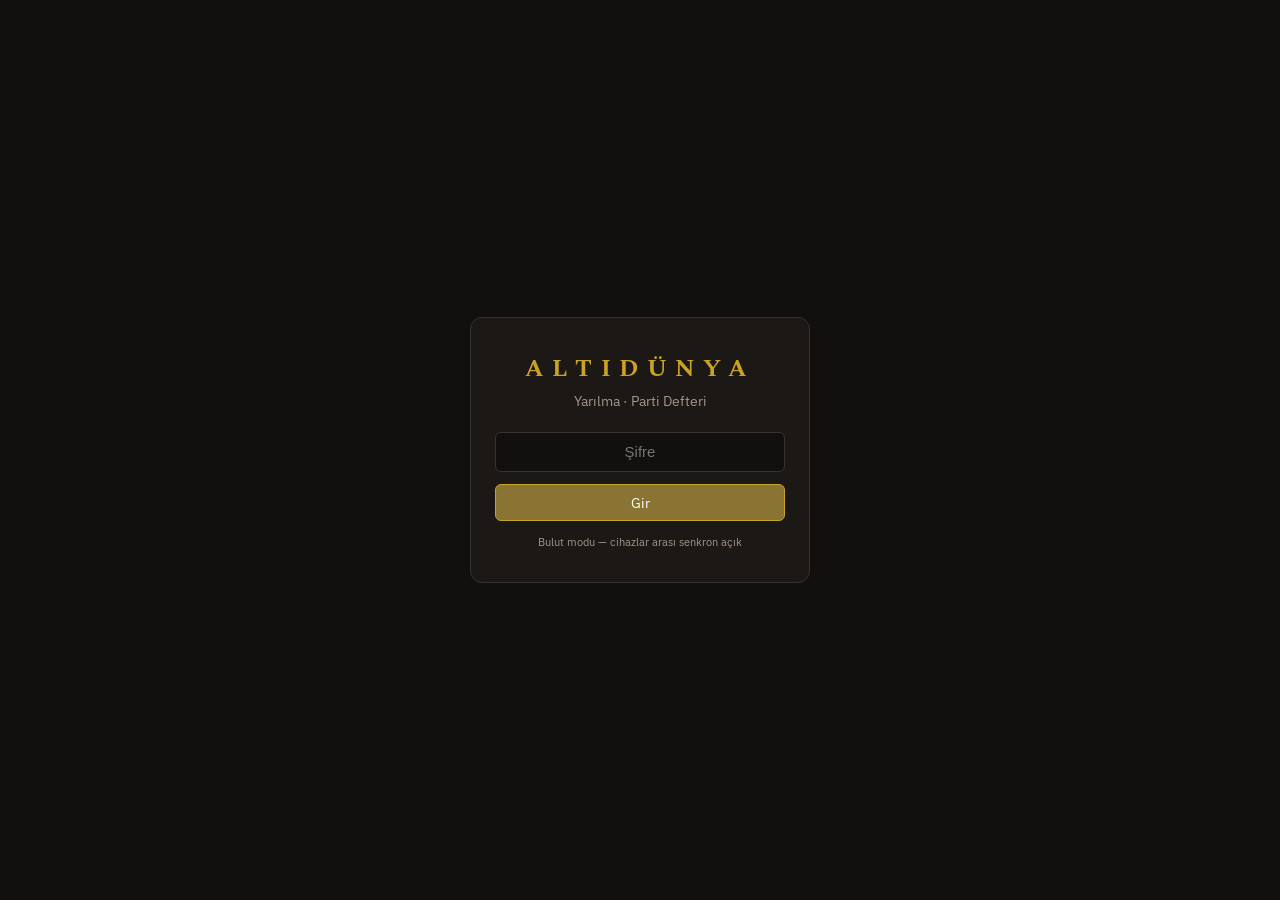
<file: index.html>
<!DOCTYPE html>
<html lang="tr">
<head>
<meta charset="UTF-8">
<meta name="viewport" content="width=device-width, initial-scale=1.0, viewport-fit=cover">
<meta name="robots" content="noindex, nofollow">
<title>Altıdünya — Parti Defteri</title>
<link rel="stylesheet" href="style.css?v=1787817890">
<link rel="preconnect" href="https://fonts.googleapis.com">
<link rel="stylesheet" href="https://fonts.googleapis.com/css2?family=Spectral:wght@400;600;700&family=IBM+Plex+Sans:wght@400;500;600&display=swap">
</head>
<body>
<div id="app">

  <!-- GİRİŞ -->
  <section id="view-login" class="view">
    <div class="login-box">
      <h1 class="logo">ALTIDÜNYA</h1>
      <p class="logo-sub">Yarılma · Parti Defteri</p>
      <input type="password" id="login-pass" placeholder="Şifre" autocomplete="current-password">
      <button id="login-btn" class="btn primary">Gir</button>
      <p id="login-err" class="err hidden">Şifre yanlış.</p>
      <p id="mode-badge" class="mode-badge"></p>
    </div>
  </section>

  <!-- ANA -->
  <section id="view-main" class="view hidden">
    <header id="topbar">
      <span class="logo small">ALTIDÜNYA</span>
      <nav id="tabs">
        <button class="tab active" data-tab="karakterler">Karakterler</button>
        <button class="tab" data-tab="harita">Harita</button>
        <button class="tab" data-tab="dunya">Dünya</button>
        <button class="tab" data-tab="kasa" id="tab-kasa">Kasa &amp; Envanter</button>
        <button class="tab" data-tab="notlar">Notlar<span id="not-dot" class="dot hidden"></span></button>
        <button class="tab hidden" data-tab="oturum" id="tab-oturum">🎲 Oturum</button>
        <button class="tab hidden" data-tab="dm" id="tab-dm">DM</button>
      </nav>
      <div class="top-right">
        <span id="surum-etiket" title="Site sürümü" style="font-size:.7em;color:var(--ink-dim)"></span>
        <span id="sync-badge" title="Senkron durumu">●</span>
        <span id="role-badge"></span>
        <button id="logout-btn" class="btn ghost small-btn">Çık</button>
      </div>
    </header>

    <main id="content">
      <div id="pane-karakterler" class="pane">
        <iframe id="char-frame" src="karakterler.html?v=1787817890" title="Karakterler"></iframe>
      </div>
      <div id="pane-harita" class="pane pane-frame hidden"><iframe class="tab-frame" data-src="harita.html?v=1787817890" title="Harita"></iframe></div>
      <div id="pane-dunya" class="pane pane-frame hidden"><iframe class="tab-frame" data-src="dunya.html?v=1787817890" title="Dünya"></iframe></div>
      <div id="pane-oturum" class="pane pane-frame hidden"><iframe class="tab-frame" data-src="oturum.html?v=1787817890" title="Oturum"></iframe></div>
      <div id="pane-kasa" class="pane hidden"></div>
      <div id="pane-notlar" class="pane hidden"></div>
      <div id="pane-dm" class="pane hidden"></div>
    </main>
  </section>
</div>

<div id="modal-root" class="hidden"><div id="modal-card"></div></div>
<div id="toast" class="hidden"></div>

<script src="config.js?v=1787817890"></script>
<script src="data.js?v=1787817890"></script>
<script src="store.js?v=1787817890"></script>
<script src="app.js?v=1787817890"></script>
</body>
</html>
</file>
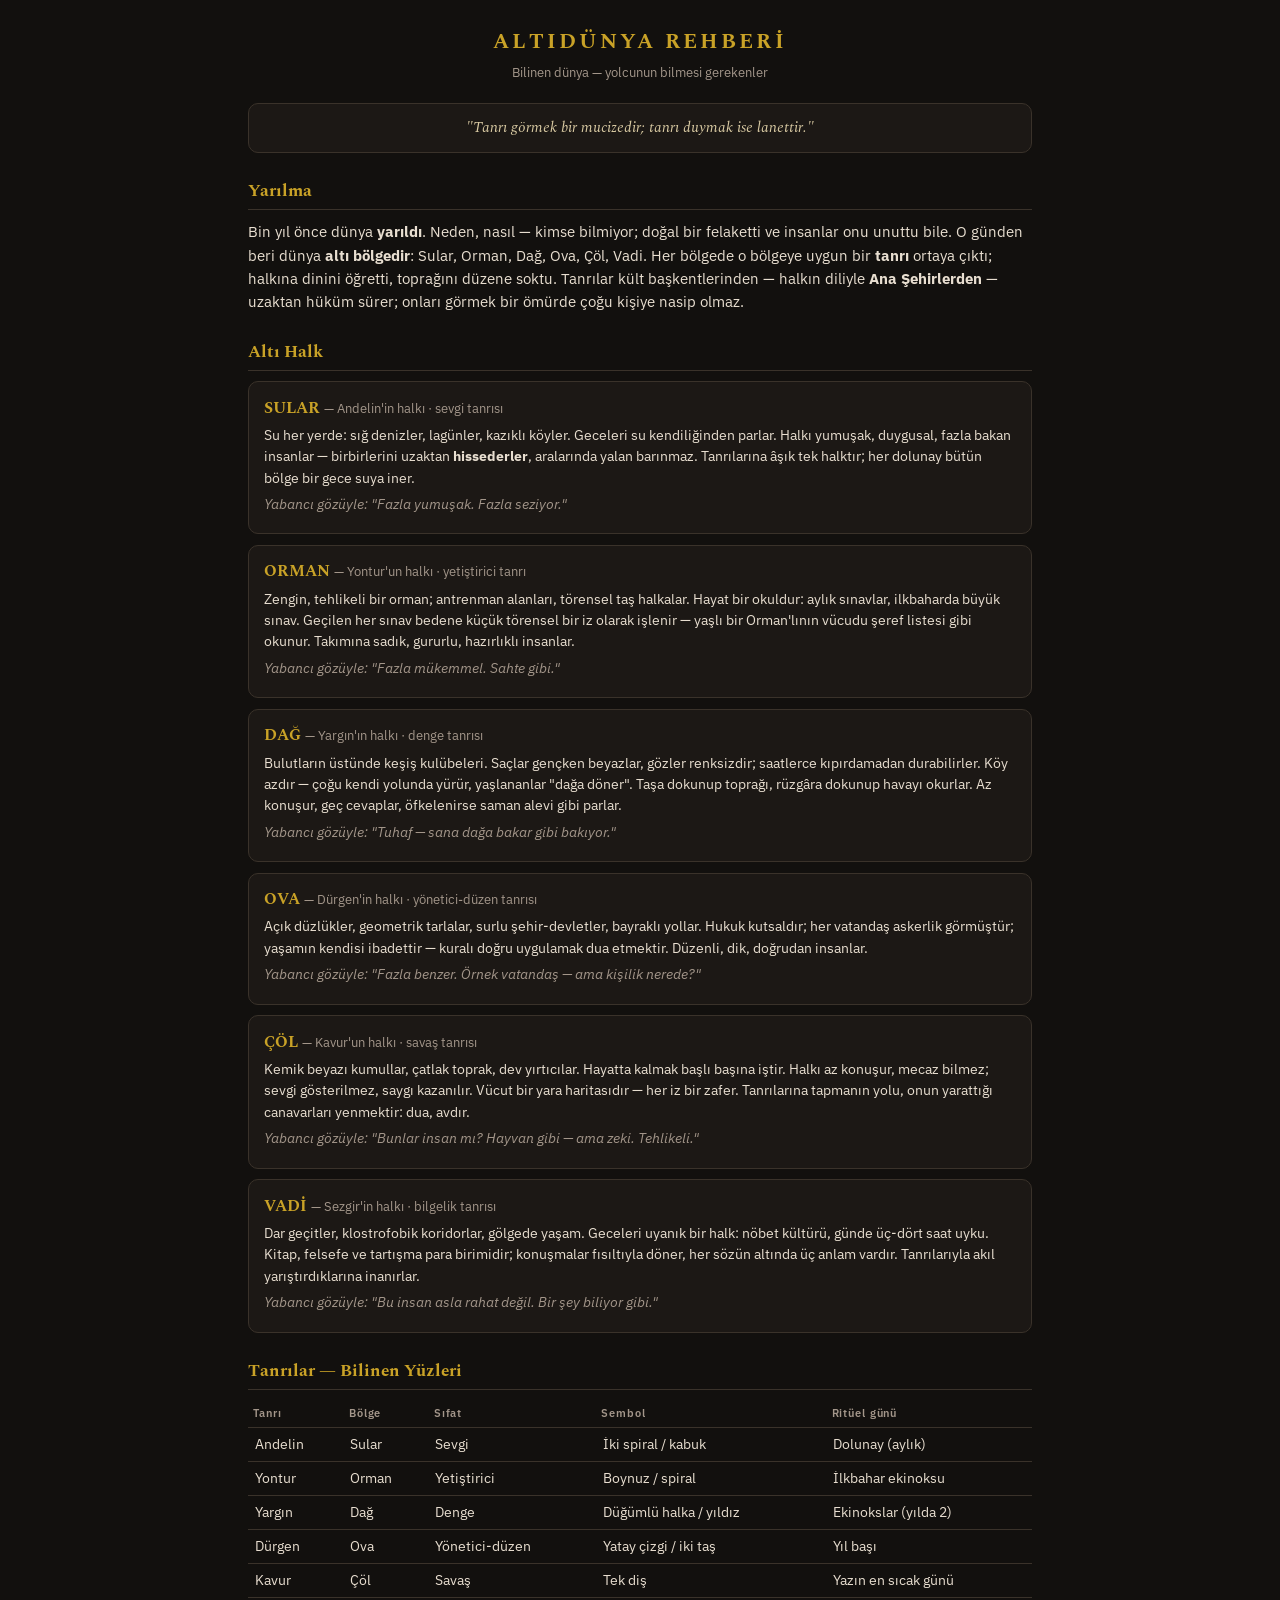
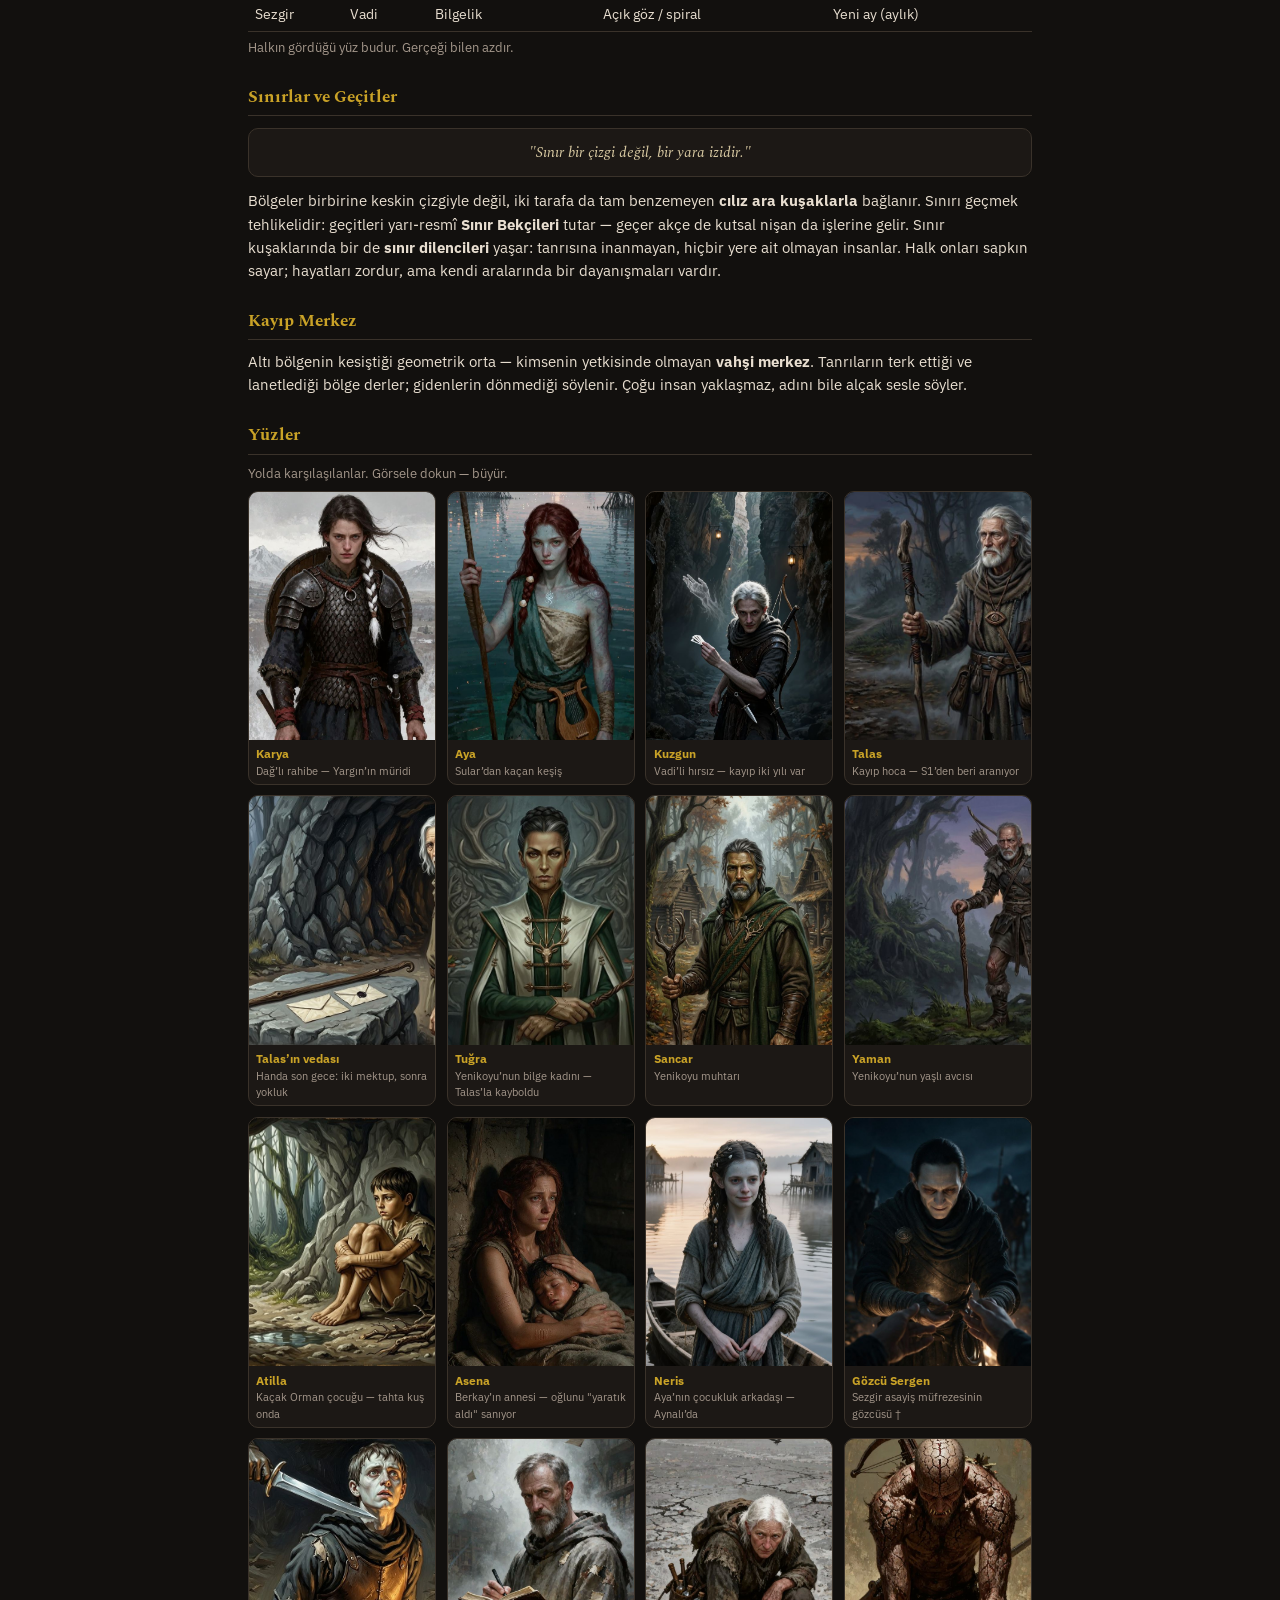
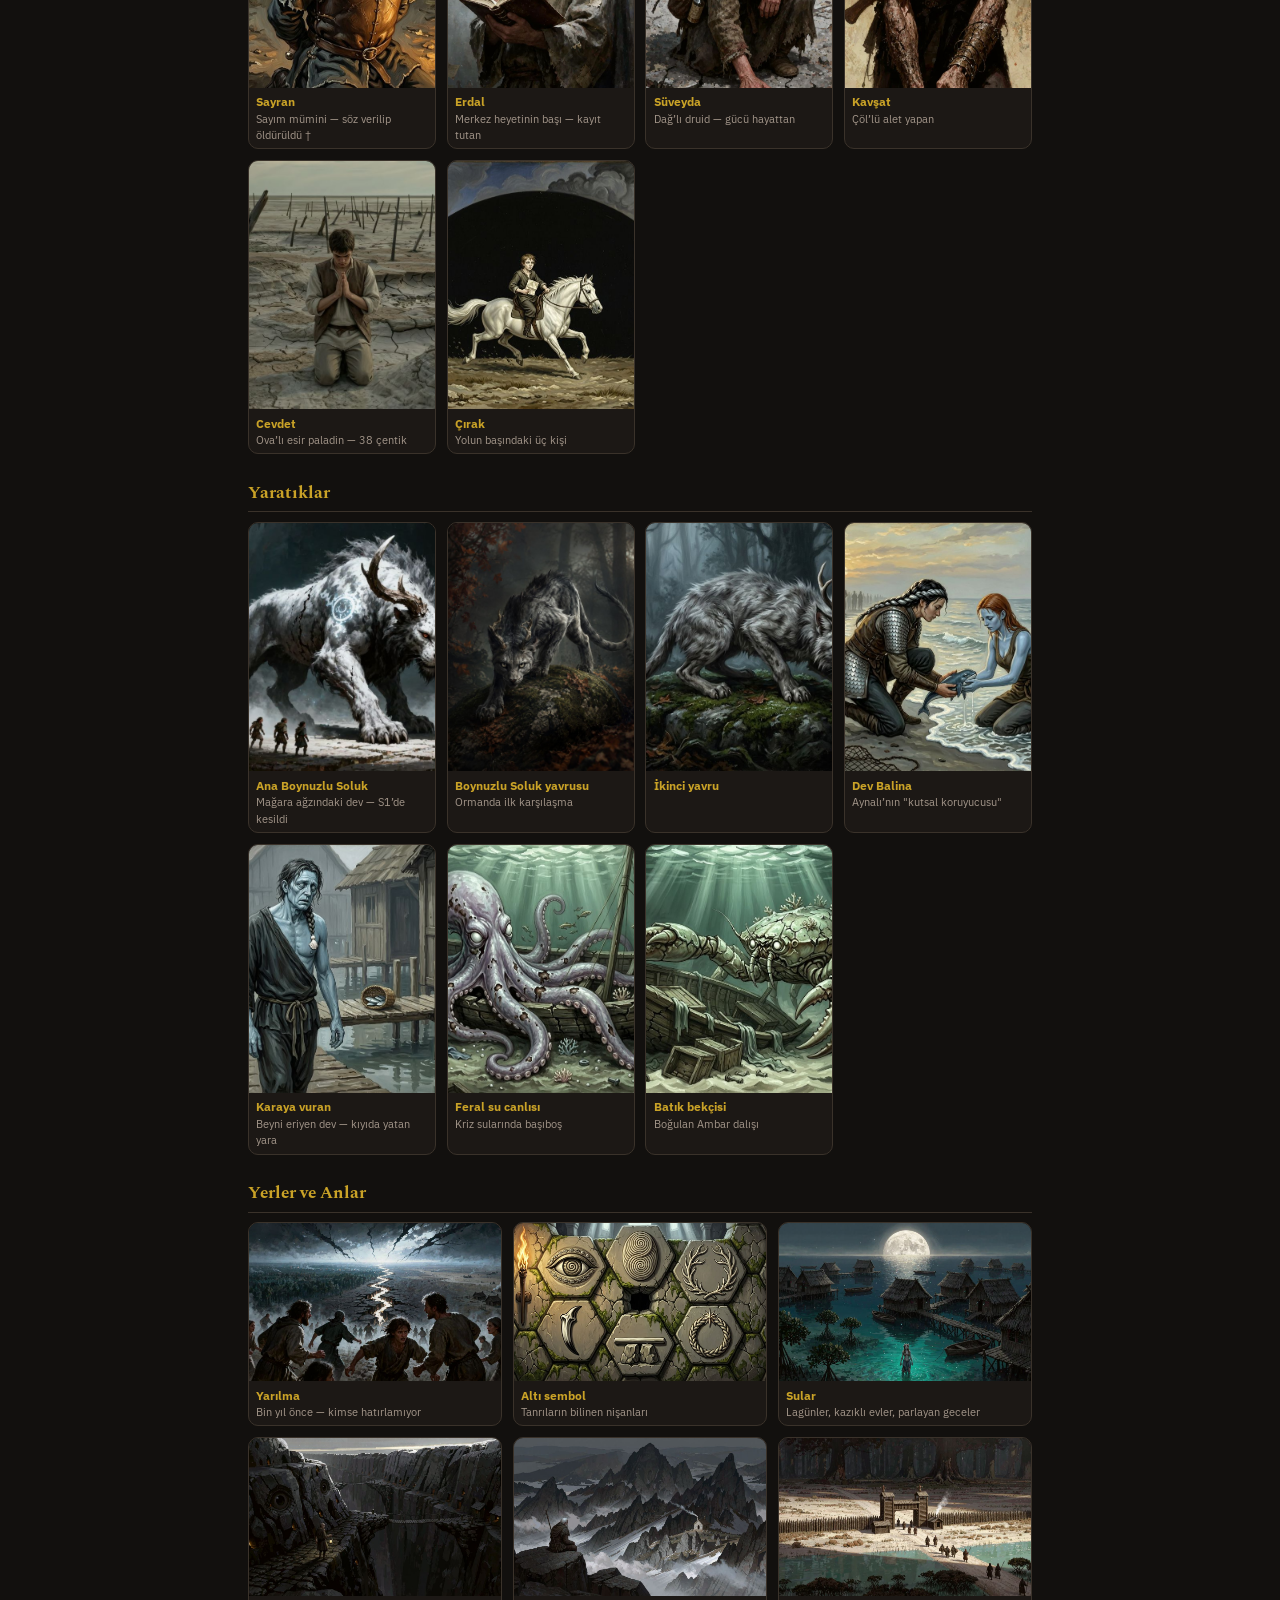
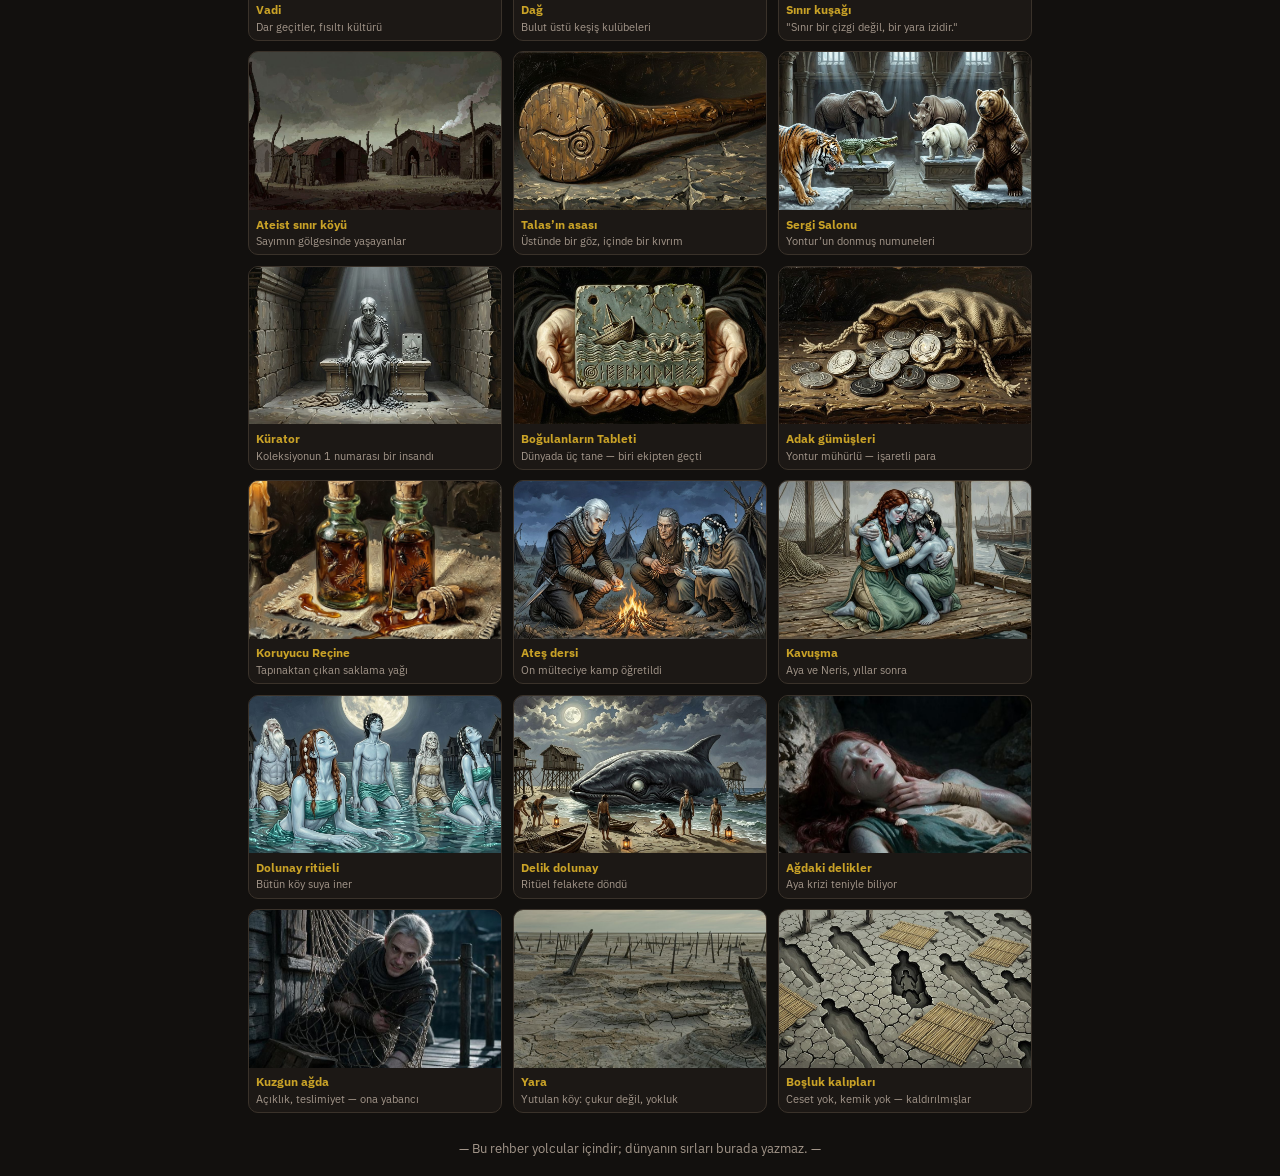
<file: dunya.html>
<!DOCTYPE html>
<html lang="tr">
<head>
<meta charset="UTF-8">
<meta name="viewport" content="width=device-width, initial-scale=1.0">
<title>Altıdünya — Dünya Rehberi</title>
<link rel="preconnect" href="https://fonts.googleapis.com">
<link rel="stylesheet" href="https://fonts.googleapis.com/css2?family=Spectral:wght@400;600;700&family=IBM+Plex+Sans:wght@400;500;600&display=swap">
<style>
  *{box-sizing:border-box;margin:0}
  body{background:#12100e;color:#e8ded0;font-family:'IBM Plex Sans',system-ui,sans-serif;
    font-size:15px;line-height:1.55;padding:1.2em;max-width:820px;margin:0 auto}
  h1{font-family:'Spectral',serif;color:#c9a227;letter-spacing:.15em;font-size:1.4em;text-align:center;margin:.4em 0 .2em}
  .alt{text-align:center;color:#a3968a;font-size:.85em;margin-bottom:1.6em}
  h2{font-family:'Spectral',serif;color:#c9a227;font-size:1.1em;margin:1.6em 0 .6em;border-bottom:1px solid #3a322a;padding-bottom:.3em}
  .vecize{font-family:'Spectral',serif;font-style:italic;text-align:center;color:#d8c9a2;
    border:1px solid #3a322a;border-radius:10px;padding:.8em 1em;margin:.8em 0;background:#1c1815}
  .kart{background:#1c1815;border:1px solid #3a322a;border-radius:10px;padding:.9em 1em;margin-bottom:.7em}
  .kart b.ad{font-family:'Spectral',serif;color:#c9a227;font-size:1.05em}
  .kart .tanri{color:#a3968a;font-size:.85em}
  .kart p{margin:.35em 0;font-size:.92em}
  .yabanci{color:#a3968a;font-style:italic;font-size:.85em}
  table{width:100%;border-collapse:collapse;font-size:.9em}
  th,td{padding:.45em .5em;border-bottom:1px solid #3a322a;text-align:left}
  th{color:#a3968a;font-weight:600;font-size:.8em;letter-spacing:.08em}
  .not{color:#a3968a;font-size:.85em}
  /* Galeri */
  .g-izgara{display:grid;grid-template-columns:repeat(auto-fill,minmax(150px,1fr));gap:.7em;margin-bottom:1.2em}
  .g-izgara.g-genis{grid-template-columns:repeat(auto-fill,minmax(215px,1fr))}
  .g-kart{margin:0;background:#1c1815;border:1px solid #3a322a;border-radius:10px;overflow:hidden;
          cursor:zoom-in;transition:transform .15s,border-color .15s}
  .g-kart:hover{transform:translateY(-2px);border-color:#8a7434}
  .g-kart img{width:100%;aspect-ratio:3/4;object-fit:cover;object-position:center 22%;display:block;background:#0f0d0b}
  .g-genis .g-kart img{aspect-ratio:16/10;object-position:center}
  .g-kart figcaption{padding:.45em .6em;font-size:.82em;line-height:1.35}
  .g-kart figcaption b{color:#c9a227;display:block}
  .g-alt{color:#a3968a;font-size:.92em}
  #buyutec{display:none;position:fixed;inset:0;background:rgba(6,5,4,.94);z-index:100;
           align-items:center;justify-content:center;flex-direction:column;padding:1.5em;cursor:zoom-out}
  #buyutec img{max-width:100%;max-height:82vh;border-radius:8px;box-shadow:0 12px 40px rgba(0,0,0,.7)}
  #buyutec-yazi{color:#e8ded0;margin-top:.8em;text-align:center;font-family:'Spectral',serif;font-size:1.05em}
  #buyutec-yazi span{display:block;color:#a3968a;font-size:.85em;font-family:'IBM Plex Sans',sans-serif;margin-top:.2em}
</style>
</head>
<body>
  <h1>ALTIDÜNYA REHBERİ</h1>
  <p class="alt">Bilinen dünya — yolcunun bilmesi gerekenler</p>

  <div class="vecize">"Tanrı görmek bir mucizedir; tanrı duymak ise lanettir."</div>

  <h2>Yarılma</h2>
  <p>Bin yıl önce dünya <b>yarıldı</b>. Neden, nasıl — kimse bilmiyor; doğal bir felaketti ve insanlar
  onu unuttu bile. O günden beri dünya <b>altı bölgedir</b>: Sular, Orman, Dağ, Ova, Çöl, Vadi.
  Her bölgede o bölgeye uygun bir <b>tanrı</b> ortaya çıktı; halkına dinini öğretti, toprağını düzene soktu.
  Tanrılar kült başkentlerinden — halkın diliyle <b>Ana Şehirlerden</b> — uzaktan hüküm sürer;
  onları görmek bir ömürde çoğu kişiye nasip olmaz.</p>

  <h2>Altı Halk</h2>
  <div class="kart"><b class="ad">SULAR</b> <span class="tanri">— Andelin'in halkı · sevgi tanrısı</span>
    <p>Su her yerde: sığ denizler, lagünler, kazıklı köyler. Geceleri su kendiliğinden parlar.
    Halkı yumuşak, duygusal, fazla bakan insanlar — birbirlerini uzaktan <b>hissederler</b>, aralarında
    yalan barınmaz. Tanrılarına âşık tek halktır; her dolunay bütün bölge bir gece suya iner.</p>
    <p class="yabanci">Yabancı gözüyle: "Fazla yumuşak. Fazla seziyor."</p></div>
  <div class="kart"><b class="ad">ORMAN</b> <span class="tanri">— Yontur'un halkı · yetiştirici tanrı</span>
    <p>Zengin, tehlikeli bir orman; antrenman alanları, törensel taş halkalar. Hayat bir okuldur:
    aylık sınavlar, ilkbaharda büyük sınav. Geçilen her sınav bedene küçük törensel bir iz olarak işlenir —
    yaşlı bir Orman'lının vücudu şeref listesi gibi okunur. Takımına sadık, gururlu, hazırlıklı insanlar.</p>
    <p class="yabanci">Yabancı gözüyle: "Fazla mükemmel. Sahte gibi."</p></div>
  <div class="kart"><b class="ad">DAĞ</b> <span class="tanri">— Yargın'ın halkı · denge tanrısı</span>
    <p>Bulutların üstünde keşiş kulübeleri. Saçlar gençken beyazlar, gözler renksizdir; saatlerce
    kıpırdamadan durabilirler. Köy azdır — çoğu kendi yolunda yürür, yaşlananlar "dağa döner".
    Taşa dokunup toprağı, rüzgâra dokunup havayı okurlar. Az konuşur, geç cevaplar, öfkelenirse saman alevi gibi parlar.</p>
    <p class="yabanci">Yabancı gözüyle: "Tuhaf — sana dağa bakar gibi bakıyor."</p></div>
  <div class="kart"><b class="ad">OVA</b> <span class="tanri">— Dürgen'in halkı · yönetici-düzen tanrısı</span>
    <p>Açık düzlükler, geometrik tarlalar, surlu şehir-devletler, bayraklı yollar. Hukuk kutsaldır;
    her vatandaş askerlik görmüştür; yaşamın kendisi ibadettir — kuralı doğru uygulamak dua etmektir.
    Düzenli, dik, doğrudan insanlar.</p>
    <p class="yabanci">Yabancı gözüyle: "Fazla benzer. Örnek vatandaş — ama kişilik nerede?"</p></div>
  <div class="kart"><b class="ad">ÇÖL</b> <span class="tanri">— Kavur'un halkı · savaş tanrısı</span>
    <p>Kemik beyazı kumullar, çatlak toprak, dev yırtıcılar. Hayatta kalmak başlı başına iştir.
    Halkı az konuşur, mecaz bilmez; sevgi gösterilmez, saygı kazanılır. Vücut bir yara haritasıdır —
    her iz bir zafer. Tanrılarına tapmanın yolu, onun yarattığı canavarları yenmektir: dua, avdır.</p>
    <p class="yabanci">Yabancı gözüyle: "Bunlar insan mı? Hayvan gibi — ama zeki. Tehlikeli."</p></div>
  <div class="kart"><b class="ad">VADİ</b> <span class="tanri">— Sezgir'in halkı · bilgelik tanrısı</span>
    <p>Dar geçitler, klostrofobik koridorlar, gölgede yaşam. Geceleri uyanık bir halk: nöbet kültürü,
    günde üç-dört saat uyku. Kitap, felsefe ve tartışma para birimidir; konuşmalar fısıltıyla döner,
    her sözün altında üç anlam vardır. Tanrılarıyla akıl yarıştırdıklarına inanırlar.</p>
    <p class="yabanci">Yabancı gözüyle: "Bu insan asla rahat değil. Bir şey biliyor gibi."</p></div>

  <h2>Tanrılar — Bilinen Yüzleri</h2>
  <table>
    <tr><th>Tanrı</th><th>Bölge</th><th>Sıfat</th><th>Sembol</th><th>Ritüel günü</th></tr>
    <tr><td>Andelin</td><td>Sular</td><td>Sevgi</td><td>İki spiral / kabuk</td><td>Dolunay (aylık)</td></tr>
    <tr><td>Yontur</td><td>Orman</td><td>Yetiştirici</td><td>Boynuz / spiral</td><td>İlkbahar ekinoksu</td></tr>
    <tr><td>Yargın</td><td>Dağ</td><td>Denge</td><td>Düğümlü halka / yıldız</td><td>Ekinokslar (yılda 2)</td></tr>
    <tr><td>Dürgen</td><td>Ova</td><td>Yönetici-düzen</td><td>Yatay çizgi / iki taş</td><td>Yıl başı</td></tr>
    <tr><td>Kavur</td><td>Çöl</td><td>Savaş</td><td>Tek diş</td><td>Yazın en sıcak günü</td></tr>
    <tr><td>Sezgir</td><td>Vadi</td><td>Bilgelik</td><td>Açık göz / spiral</td><td>Yeni ay (aylık)</td></tr>
  </table>
  <p class="not" style="margin-top:.5em">Halkın gördüğü yüz budur. Gerçeği bilen azdır.</p>

  <h2>Sınırlar ve Geçitler</h2>
  <div class="vecize">"Sınır bir çizgi değil, bir yara izidir."</div>
  <p>Bölgeler birbirine keskin çizgiyle değil, iki tarafa da tam benzemeyen <b>cılız ara kuşaklarla</b>
  bağlanır. Sınırı geçmek tehlikelidir: geçitleri yarı-resmî <b>Sınır Bekçileri</b> tutar — geçer akçe de
  kutsal nişan da işlerine gelir. Sınır kuşaklarında bir de <b>sınır dilencileri</b> yaşar: tanrısına
  inanmayan, hiçbir yere ait olmayan insanlar. Halk onları sapkın sayar; hayatları zordur, ama kendi
  aralarında bir dayanışmaları vardır.</p>

  <h2>Kayıp Merkez</h2>
  <p>Altı bölgenin kesiştiği geometrik orta — kimsenin yetkisinde olmayan <b>vahşi merkez</b>.
  Tanrıların terk ettiği ve lanetlediği bölge derler; gidenlerin dönmediği söylenir. Çoğu insan
  yaklaşmaz, adını bile alçak sesle söyler.</p>

  <h2>Yüzler</h2>
  <p class="not" style="margin-bottom:.5em">Yolda karşılaşılanlar. Görsele dokun — büyür.</p>
  <div class="g-izgara">
    <figure class="g-kart" onclick="buyut('karya')"><img src="gorseller/karya.jpg" alt="Karya" loading="lazy"><figcaption><b>Karya</b><span class="g-alt">Dağ’lı rahibe — Yargın’ın müridi</span></figcaption></figure>
    <figure class="g-kart" onclick="buyut('aya')"><img src="gorseller/aya.jpg" alt="Aya" loading="lazy"><figcaption><b>Aya</b><span class="g-alt">Sular’dan kaçan keşiş</span></figcaption></figure>
    <figure class="g-kart" onclick="buyut('kuzgun')"><img src="gorseller/kuzgun.jpg" alt="Kuzgun" loading="lazy"><figcaption><b>Kuzgun</b><span class="g-alt">Vadi’li hırsız — kayıp iki yılı var</span></figcaption></figure>
    <figure class="g-kart" onclick="buyut('talas')"><img src="gorseller/talas.jpg" alt="Talas" loading="lazy"><figcaption><b>Talas</b><span class="g-alt">Kayıp hoca — S1’den beri aranıyor</span></figcaption></figure>
    <figure class="g-kart" onclick="buyut('talas_veda')"><img src="gorseller/talas_veda.jpg" alt="Talas’ın vedası" loading="lazy"><figcaption><b>Talas’ın vedası</b><span class="g-alt">Handa son gece: iki mektup, sonra yokluk</span></figcaption></figure>
    <figure class="g-kart" onclick="buyut('tugra')"><img src="gorseller/tugra.jpg" alt="Tuğra" loading="lazy"><figcaption><b>Tuğra</b><span class="g-alt">Yenikoyu’nun bilge kadını — Talas’la kayboldu</span></figcaption></figure>
    <figure class="g-kart" onclick="buyut('sancar')"><img src="gorseller/sancar.jpg" alt="Sancar" loading="lazy"><figcaption><b>Sancar</b><span class="g-alt">Yenikoyu muhtarı</span></figcaption></figure>
    <figure class="g-kart" onclick="buyut('yaman')"><img src="gorseller/yaman.jpg" alt="Yaman" loading="lazy"><figcaption><b>Yaman</b><span class="g-alt">Yenikoyu’nun yaşlı avcısı</span></figcaption></figure>
    <figure class="g-kart" onclick="buyut('atilla')"><img src="gorseller/atilla.jpg" alt="Atilla" loading="lazy"><figcaption><b>Atilla</b><span class="g-alt">Kaçak Orman çocuğu — tahta kuş onda</span></figcaption></figure>
    <figure class="g-kart" onclick="buyut('asena')"><img src="gorseller/asena.jpg" alt="Asena" loading="lazy"><figcaption><b>Asena</b><span class="g-alt">Berkay’ın annesi — oğlunu "yaratık aldı" sanıyor</span></figcaption></figure>
    <figure class="g-kart" onclick="buyut('neris')"><img src="gorseller/neris.jpg" alt="Neris" loading="lazy"><figcaption><b>Neris</b><span class="g-alt">Aya’nın çocukluk arkadaşı — Aynalı’da</span></figcaption></figure>
    <figure class="g-kart" onclick="buyut('sergen')"><img src="gorseller/sergen.jpg" alt="Gözcü Sergen" loading="lazy"><figcaption><b>Gözcü Sergen</b><span class="g-alt">Sezgir asayiş müfrezesinin gözcüsü †</span></figcaption></figure>
    <figure class="g-kart" onclick="buyut('sayran')"><img src="gorseller/sayran.jpg" alt="Sayran" loading="lazy"><figcaption><b>Sayran</b><span class="g-alt">Sayım mümini — söz verilip öldürüldü †</span></figcaption></figure>
    <figure class="g-kart" onclick="buyut('erdal')"><img src="gorseller/erdal.jpg" alt="Erdal" loading="lazy"><figcaption><b>Erdal</b><span class="g-alt">Merkez heyetinin başı — kayıt tutan</span></figcaption></figure>
    <figure class="g-kart" onclick="buyut('suveyda')"><img src="gorseller/suveyda.jpg" alt="Süveyda" loading="lazy"><figcaption><b>Süveyda</b><span class="g-alt">Dağ’lı druid — gücü hayattan</span></figcaption></figure>
    <figure class="g-kart" onclick="buyut('kavsat')"><img src="gorseller/kavsat.jpg" alt="Kavşat" loading="lazy"><figcaption><b>Kavşat</b><span class="g-alt">Çöl’lü alet yapan</span></figcaption></figure>
    <figure class="g-kart" onclick="buyut('cevdet')"><img src="gorseller/cevdet.jpg" alt="Cevdet" loading="lazy"><figcaption><b>Cevdet</b><span class="g-alt">Ova’lı esir paladin — 38 çentik</span></figcaption></figure>
    <figure class="g-kart" onclick="buyut('cirak')"><img src="gorseller/cirak.jpg" alt="Çırak" loading="lazy"><figcaption><b>Çırak</b><span class="g-alt">Yolun başındaki üç kişi</span></figcaption></figure>
  </div>

  <h2>Yaratıklar</h2>
  <div class="g-izgara">
    <figure class="g-kart" onclick="buyut('ana')"><img src="gorseller/ana.jpg" alt="Ana Boynuzlu Soluk" loading="lazy"><figcaption><b>Ana Boynuzlu Soluk</b><span class="g-alt">Mağara ağzındaki dev — S1’de kesildi</span></figcaption></figure>
    <figure class="g-kart" onclick="buyut('yavru1')"><img src="gorseller/yavru1.jpg" alt="Boynuzlu Soluk yavrusu" loading="lazy"><figcaption><b>Boynuzlu Soluk yavrusu</b><span class="g-alt">Ormanda ilk karşılaşma</span></figcaption></figure>
    <figure class="g-kart" onclick="buyut('yavru2')"><img src="gorseller/yavru2.jpg" alt="İkinci yavru" loading="lazy"><figcaption><b>İkinci yavru</b></figcaption></figure>
    <figure class="g-kart" onclick="buyut('dev')"><img src="gorseller/dev.jpg" alt="Dev Balina" loading="lazy"><figcaption><b>Dev Balina</b><span class="g-alt">Aynalı’nın "kutsal koruyucusu"</span></figcaption></figure>
    <figure class="g-kart" onclick="buyut('zombi')"><img src="gorseller/zombi.jpg" alt="Karaya vuran" loading="lazy"><figcaption><b>Karaya vuran</b><span class="g-alt">Beyni eriyen dev — kıyıda yatan yara</span></figcaption></figure>
    <figure class="g-kart" onclick="buyut('bekci1')"><img src="gorseller/bekci1.jpg" alt="Feral su canlısı" loading="lazy"><figcaption><b>Feral su canlısı</b><span class="g-alt">Kriz sularında başıboş</span></figcaption></figure>
    <figure class="g-kart" onclick="buyut('bekci2')"><img src="gorseller/bekci2.jpg" alt="Batık bekçisi" loading="lazy"><figcaption><b>Batık bekçisi</b><span class="g-alt">Boğulan Ambar dalışı</span></figcaption></figure>
  </div>

  <h2>Yerler ve Anlar</h2>
  <div class="g-izgara g-genis">
    <figure class="g-kart" onclick="buyut('yarilma')"><img src="gorseller/yarilma.jpg" alt="Yarılma" loading="lazy"><figcaption><b>Yarılma</b><span class="g-alt">Bin yıl önce — kimse hatırlamıyor</span></figcaption></figure>
    <figure class="g-kart" onclick="buyut('semboller')"><img src="gorseller/semboller.jpg" alt="Altı sembol" loading="lazy"><figcaption><b>Altı sembol</b><span class="g-alt">Tanrıların bilinen nişanları</span></figcaption></figure>
    <figure class="g-kart" onclick="buyut('sular')"><img src="gorseller/sular.jpg" alt="Sular" loading="lazy"><figcaption><b>Sular</b><span class="g-alt">Lagünler, kazıklı evler, parlayan geceler</span></figcaption></figure>
    <figure class="g-kart" onclick="buyut('vadi')"><img src="gorseller/vadi.jpg" alt="Vadi" loading="lazy"><figcaption><b>Vadi</b><span class="g-alt">Dar geçitler, fısıltı kültürü</span></figcaption></figure>
    <figure class="g-kart" onclick="buyut('dag')"><img src="gorseller/dag.jpg" alt="Dağ" loading="lazy"><figcaption><b>Dağ</b><span class="g-alt">Bulut üstü keşiş kulübeleri</span></figcaption></figure>
    <figure class="g-kart" onclick="buyut('sinir')"><img src="gorseller/sinir.jpg" alt="Sınır kuşağı" loading="lazy"><figcaption><b>Sınır kuşağı</b><span class="g-alt">"Sınır bir çizgi değil, bir yara izidir."</span></figcaption></figure>
    <figure class="g-kart" onclick="buyut('ateist_koy')"><img src="gorseller/ateist_koy.jpg" alt="Ateist sınır köyü" loading="lazy"><figcaption><b>Ateist sınır köyü</b><span class="g-alt">Sayımın gölgesinde yaşayanlar</span></figcaption></figure>
    <figure class="g-kart" onclick="buyut('asa')"><img src="gorseller/asa.jpg" alt="Talas’ın asası" loading="lazy"><figcaption><b>Talas’ın asası</b><span class="g-alt">Üstünde bir göz, içinde bir kıvrım</span></figcaption></figure>
    <figure class="g-kart" onclick="buyut('galeri')"><img src="gorseller/galeri.jpg" alt="Sergi Salonu" loading="lazy"><figcaption><b>Sergi Salonu</b><span class="g-alt">Yontur’un donmuş numuneleri</span></figcaption></figure>
    <figure class="g-kart" onclick="buyut('kurator')"><img src="gorseller/kurator.jpg" alt="Kürator" loading="lazy"><figcaption><b>Kürator</b><span class="g-alt">Koleksiyonun 1 numarası bir insandı</span></figcaption></figure>
    <figure class="g-kart" onclick="buyut('tablet')"><img src="gorseller/tablet.jpg" alt="Boğulanların Tableti" loading="lazy"><figcaption><b>Boğulanların Tableti</b><span class="g-alt">Dünyada üç tane — biri ekipten geçti</span></figcaption></figure>
    <figure class="g-kart" onclick="buyut('gumusler')"><img src="gorseller/gumusler.jpg" alt="Adak gümüşleri" loading="lazy"><figcaption><b>Adak gümüşleri</b><span class="g-alt">Yontur mühürlü — işaretli para</span></figcaption></figure>
    <figure class="g-kart" onclick="buyut('recine')"><img src="gorseller/recine.jpg" alt="Koruyucu Reçine" loading="lazy"><figcaption><b>Koruyucu Reçine</b><span class="g-alt">Tapınaktan çıkan saklama yağı</span></figcaption></figure>
    <figure class="g-kart" onclick="buyut('ates')"><img src="gorseller/ates.jpg" alt="Ateş dersi" loading="lazy"><figcaption><b>Ateş dersi</b><span class="g-alt">On mülteciye kamp öğretildi</span></figcaption></figure>
    <figure class="g-kart" onclick="buyut('sarilma')"><img src="gorseller/sarilma.jpg" alt="Kavuşma" loading="lazy"><figcaption><b>Kavuşma</b><span class="g-alt">Aya ve Neris, yıllar sonra</span></figcaption></figure>
    <figure class="g-kart" onclick="buyut('rituel')"><img src="gorseller/rituel.jpg" alt="Dolunay ritüeli" loading="lazy"><figcaption><b>Dolunay ritüeli</b><span class="g-alt">Bütün köy suya iner</span></figcaption></figure>
    <figure class="g-kart" onclick="buyut('felaket')"><img src="gorseller/felaket.jpg" alt="Delik dolunay" loading="lazy"><figcaption><b>Delik dolunay</b><span class="g-alt">Ritüel felakete döndü</span></figcaption></figure>
    <figure class="g-kart" onclick="buyut('aya_kriz')"><img src="gorseller/aya_kriz.jpg" alt="Ağdaki delikler" loading="lazy"><figcaption><b>Ağdaki delikler</b><span class="g-alt">Aya krizi teniyle biliyor</span></figcaption></figure>
    <figure class="g-kart" onclick="buyut('kuzgun_agda')"><img src="gorseller/kuzgun_agda.jpg" alt="Kuzgun ağda" loading="lazy"><figcaption><b>Kuzgun ağda</b><span class="g-alt">Açıklık, teslimiyet — ona yabancı</span></figcaption></figure>
    <figure class="g-kart" onclick="buyut('scar')"><img src="gorseller/scar.jpg" alt="Yara" loading="lazy"><figcaption><b>Yara</b><span class="g-alt">Yutulan köy: çukur değil, yokluk</span></figcaption></figure>
    <figure class="g-kart" onclick="buyut('kaliplar')"><img src="gorseller/kaliplar.jpg" alt="Boşluk kalıpları" loading="lazy"><figcaption><b>Boşluk kalıpları</b><span class="g-alt">Ceset yok, kemik yok — kaldırılmışlar</span></figcaption></figure>
  </div>

  <div id="buyutec" onclick="this.style.display='none'">
    <img id="buyutec-img" alt="">
    <div id="buyutec-yazi"></div>
  </div>

  <p class="not" style="margin-top:2em;text-align:center">— Bu rehber yolcular içindir; dünyanın sırları burada yazmaz. —</p>
<script>
const GORSEL = {"karya": {"b": "Karya", "a": "Dağ’lı rahibe — Yargın’ın müridi"}, "aya": {"b": "Aya", "a": "Sular’dan kaçan keşiş"}, "kuzgun": {"b": "Kuzgun", "a": "Vadi’li hırsız — kayıp iki yılı var"}, "talas": {"b": "Talas", "a": "Kayıp hoca — S1’den beri aranıyor"}, "talas_veda": {"b": "Talas’ın vedası", "a": "Handa son gece: iki mektup, sonra yokluk"}, "tugra": {"b": "Tuğra", "a": "Yenikoyu’nun bilge kadını — Talas’la kayboldu"}, "sancar": {"b": "Sancar", "a": "Yenikoyu muhtarı"}, "yaman": {"b": "Yaman", "a": "Yenikoyu’nun yaşlı avcısı"}, "atilla": {"b": "Atilla", "a": "Kaçak Orman çocuğu — tahta kuş onda"}, "asena": {"b": "Asena", "a": "Berkay’ın annesi — oğlunu \"yaratık aldı\" sanıyor"}, "neris": {"b": "Neris", "a": "Aya’nın çocukluk arkadaşı — Aynalı’da"}, "sergen": {"b": "Gözcü Sergen", "a": "Sezgir asayiş müfrezesinin gözcüsü †"}, "sayran": {"b": "Sayran", "a": "Sayım mümini — söz verilip öldürüldü †"}, "erdal": {"b": "Erdal", "a": "Merkez heyetinin başı — kayıt tutan"}, "suveyda": {"b": "Süveyda", "a": "Dağ’lı druid — gücü hayattan"}, "kavsat": {"b": "Kavşat", "a": "Çöl’lü alet yapan"}, "cevdet": {"b": "Cevdet", "a": "Ova’lı esir paladin — 38 çentik"}, "cirak": {"b": "Çırak", "a": "Yolun başındaki üç kişi"}, "ana": {"b": "Ana Boynuzlu Soluk", "a": "Mağara ağzındaki dev — S1’de kesildi"}, "yavru1": {"b": "Boynuzlu Soluk yavrusu", "a": "Ormanda ilk karşılaşma"}, "yavru2": {"b": "İkinci yavru", "a": ""}, "dev": {"b": "Dev Balina", "a": "Aynalı’nın \"kutsal koruyucusu\""}, "zombi": {"b": "Karaya vuran", "a": "Beyni eriyen dev — kıyıda yatan yara"}, "bekci1": {"b": "Feral su canlısı", "a": "Kriz sularında başıboş"}, "bekci2": {"b": "Batık bekçisi", "a": "Boğulan Ambar dalışı"}, "yarilma": {"b": "Yarılma", "a": "Bin yıl önce — kimse hatırlamıyor"}, "semboller": {"b": "Altı sembol", "a": "Tanrıların bilinen nişanları"}, "sular": {"b": "Sular", "a": "Lagünler, kazıklı evler, parlayan geceler"}, "vadi": {"b": "Vadi", "a": "Dar geçitler, fısıltı kültürü"}, "dag": {"b": "Dağ", "a": "Bulut üstü keşiş kulübeleri"}, "sinir": {"b": "Sınır kuşağı", "a": "\"Sınır bir çizgi değil, bir yara izidir.\""}, "ateist_koy": {"b": "Ateist sınır köyü", "a": "Sayımın gölgesinde yaşayanlar"}, "asa": {"b": "Talas’ın asası", "a": "Üstünde bir göz, içinde bir kıvrım"}, "galeri": {"b": "Sergi Salonu", "a": "Yontur’un donmuş numuneleri"}, "kurator": {"b": "Kürator", "a": "Koleksiyonun 1 numarası bir insandı"}, "tablet": {"b": "Boğulanların Tableti", "a": "Dünyada üç tane — biri ekipten geçti"}, "gumusler": {"b": "Adak gümüşleri", "a": "Yontur mühürlü — işaretli para"}, "recine": {"b": "Koruyucu Reçine", "a": "Tapınaktan çıkan saklama yağı"}, "ates": {"b": "Ateş dersi", "a": "On mülteciye kamp öğretildi"}, "sarilma": {"b": "Kavuşma", "a": "Aya ve Neris, yıllar sonra"}, "rituel": {"b": "Dolunay ritüeli", "a": "Bütün köy suya iner"}, "felaket": {"b": "Delik dolunay", "a": "Ritüel felakete döndü"}, "aya_kriz": {"b": "Ağdaki delikler", "a": "Aya krizi teniyle biliyor"}, "kuzgun_agda": {"b": "Kuzgun ağda", "a": "Açıklık, teslimiyet — ona yabancı"}, "scar": {"b": "Yara", "a": "Yutulan köy: çukur değil, yokluk"}, "kaliplar": {"b": "Boşluk kalıpları", "a": "Ceset yok, kemik yok — kaldırılmışlar"}};
function buyut(ad){
  const k = GORSEL[ad]; if(!k) return;
  document.getElementById('buyutec-img').src = 'gorseller/' + ad + '.jpg';
  document.getElementById('buyutec-yazi').innerHTML = '<b>' + k.b + '</b>' + (k.a ? '<span>' + k.a + '</span>' : '');
  document.getElementById('buyutec').style.display = 'flex';
}
document.addEventListener('keydown', e => { if(e.key === 'Escape') document.getElementById('buyutec').style.display = 'none'; });
</script>
</body>
</html>
</file>
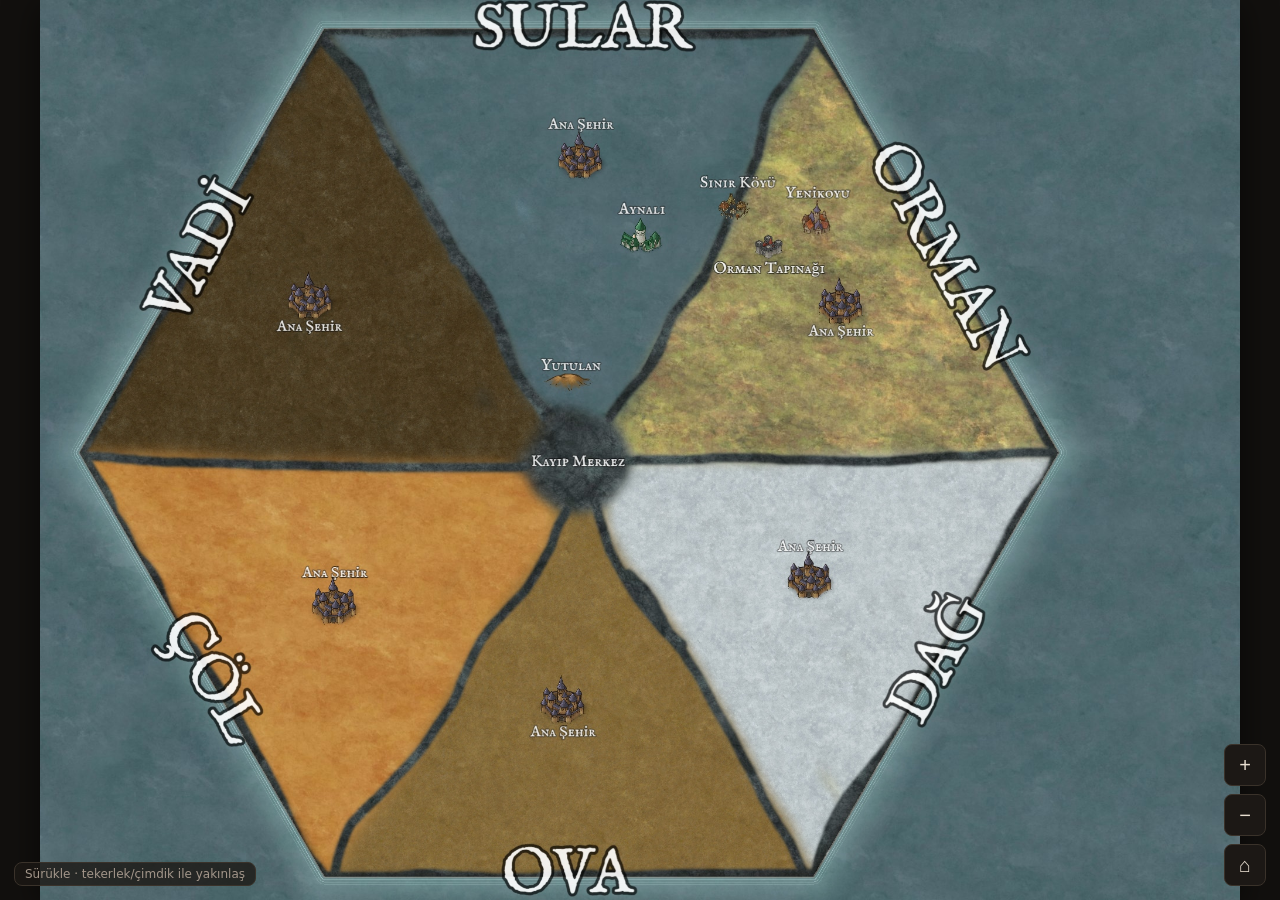
<file: harita.html>
<!DOCTYPE html>
<html lang="tr">
<head>
<meta charset="UTF-8">
<meta name="viewport" content="width=device-width, initial-scale=1.0">
<title>Altıdünya — Harita</title>
<style>
  *{box-sizing:border-box;margin:0}
  html,body{height:100%}
  body{background:#12100e;overflow:hidden;font-family:'IBM Plex Sans',system-ui,sans-serif}
  #sahne{width:100%;height:100%;overflow:hidden;cursor:grab;touch-action:none;position:relative}
  #sahne.tutuyor{cursor:grabbing}
  #harita{position:absolute;transform-origin:0 0;user-select:none;-webkit-user-drag:none;
    filter:drop-shadow(0 10px 30px rgba(0,0,0,.6))}
  #araclar{position:fixed;right:14px;bottom:14px;display:flex;flex-direction:column;gap:8px;z-index:5}
  #araclar button{width:42px;height:42px;border-radius:8px;border:1px solid #3a322a;
    background:#1c1815;color:#e8ded0;font-size:20px;cursor:pointer}
  #araclar button:active{transform:translateY(1px)}
  #ipucu{position:fixed;left:14px;bottom:14px;color:#a3968a;font-size:12px;z-index:5;
    background:#1c1815cc;padding:4px 10px;border-radius:8px;border:1px solid #3a322a}
  #yok{position:fixed;inset:0;display:flex;align-items:center;justify-content:center;color:#a3968a;
    text-align:center;padding:2em;font-size:15px;line-height:1.6}
</style>
</head>
<body>
<div id="sahne">
  <img id="harita" src="dunya_haritasi.jpg?v=1787817890" alt="Altıdünya haritası"
       onerror="document.getElementById('yok').style.display='flex';this.style.display='none'">
</div>
<div id="yok" style="display:none">Harita görseli henüz yüklenmedi.<br>
  <span style="font-size:13px;opacity:.7">(dunya_haritasi.jpg bekleniyor)</span></div>
<div id="araclar">
  <button id="art">+</button>
  <button id="eks">−</button>
  <button id="sifir" title="Sığdır">⌂</button>
</div>
<div id="ipucu">Sürükle · tekerlek/çimdik ile yakınlaş</div>

<script>
(function(){
  const sahne = document.getElementById('sahne');
  const img = document.getElementById('harita');
  let s=1, tx=0, ty=0, minS=0.2;

  function uygula(){ img.style.transform = `translate(${tx}px,${ty}px) scale(${s})`; }
  function sigdir(){
    if(!img.naturalWidth) return;
    const k = Math.min(sahne.clientWidth/img.naturalWidth, sahne.clientHeight/img.naturalHeight);
    s = k; minS = k*0.5;
    tx = (sahne.clientWidth - img.naturalWidth*s)/2;
    ty = (sahne.clientHeight - img.naturalHeight*s)/2;
    uygula();
  }
  img.onload = sigdir;
  window.addEventListener('resize', sigdir);
  if(img.complete && img.naturalWidth) sigdir();

  function zoomNokta(f, cx, cy){
    const yeni = Math.min(6, Math.max(minS, s*f));
    tx = cx - (cx - tx) * (yeni/s);
    ty = cy - (cy - ty) * (yeni/s);
    s = yeni; uygula();
  }
  sahne.addEventListener('wheel', e=>{
    e.preventDefault();
    zoomNokta(e.deltaY<0 ? 1.15 : 1/1.15, e.clientX, e.clientY);
  }, {passive:false});
  document.getElementById('art').onclick = ()=>zoomNokta(1.3, sahne.clientWidth/2, sahne.clientHeight/2);
  document.getElementById('eks').onclick = ()=>zoomNokta(1/1.3, sahne.clientWidth/2, sahne.clientHeight/2);
  document.getElementById('sifir').onclick = sigdir;

  /* sürükle + çimdik */
  let isaretciler = new Map(), sonMesafe = 0, sonOrta = null;
  sahne.addEventListener('pointerdown', e=>{
    sahne.setPointerCapture(e.pointerId);
    isaretciler.set(e.pointerId, {x:e.clientX, y:e.clientY});
    sahne.classList.add('tutuyor');
  });
  sahne.addEventListener('pointermove', e=>{
    if(!isaretciler.has(e.pointerId)) return;
    const onceki = isaretciler.get(e.pointerId);
    isaretciler.set(e.pointerId, {x:e.clientX, y:e.clientY});
    if(isaretciler.size === 1){
      tx += e.clientX - onceki.x; ty += e.clientY - onceki.y; uygula();
    } else if(isaretciler.size === 2){
      const [a,b] = [...isaretciler.values()];
      const mesafe = Math.hypot(a.x-b.x, a.y-b.y);
      const orta = {x:(a.x+b.x)/2, y:(a.y+b.y)/2};
      if(sonMesafe){ zoomNokta(mesafe/sonMesafe, orta.x, orta.y); }
      if(sonOrta){ tx += orta.x - sonOrta.x; ty += orta.y - sonOrta.y; uygula(); }
      sonMesafe = mesafe; sonOrta = orta;
    }
  });
  ['pointerup','pointercancel'].forEach(ev=>sahne.addEventListener(ev, e=>{
    isaretciler.delete(e.pointerId);
    if(isaretciler.size < 2){ sonMesafe = 0; sonOrta = null; }
    if(!isaretciler.size) sahne.classList.remove('tutuyor');
  }));
})();
</script>
</body>
</html>
</file>
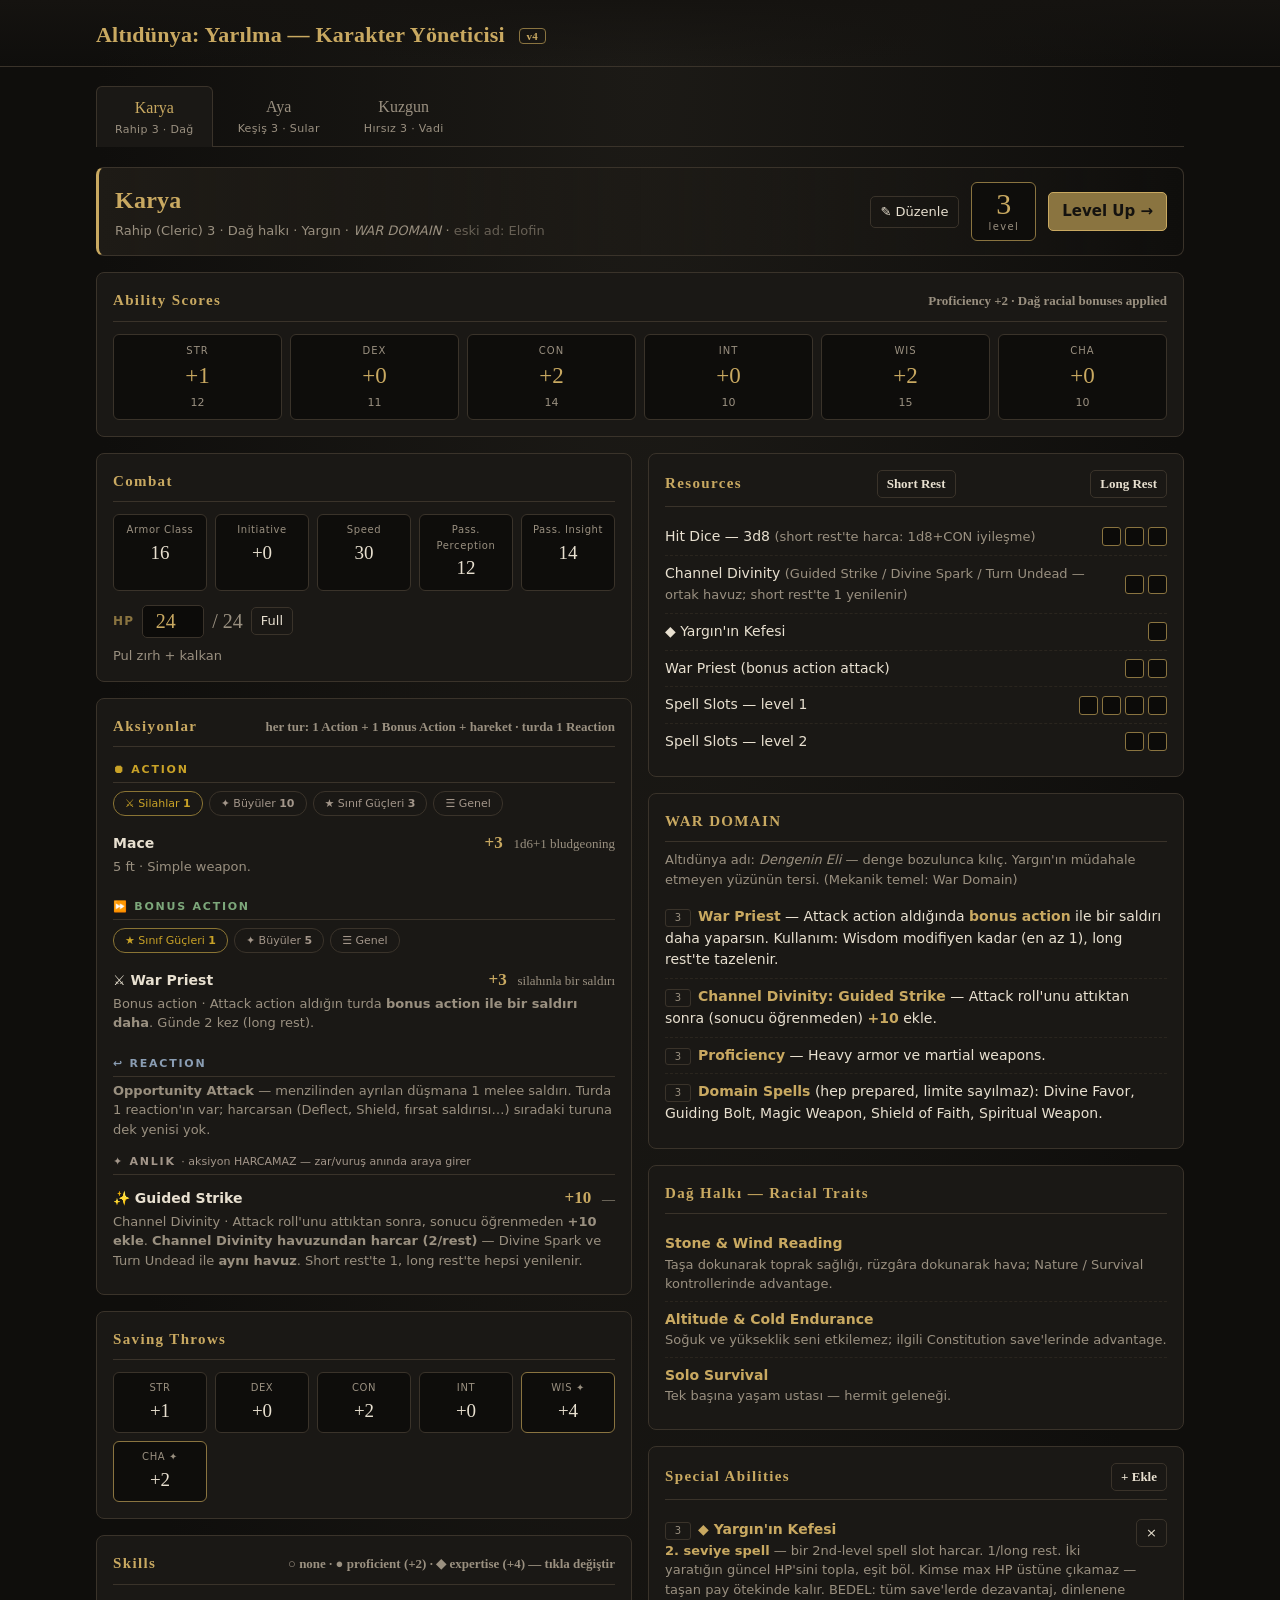
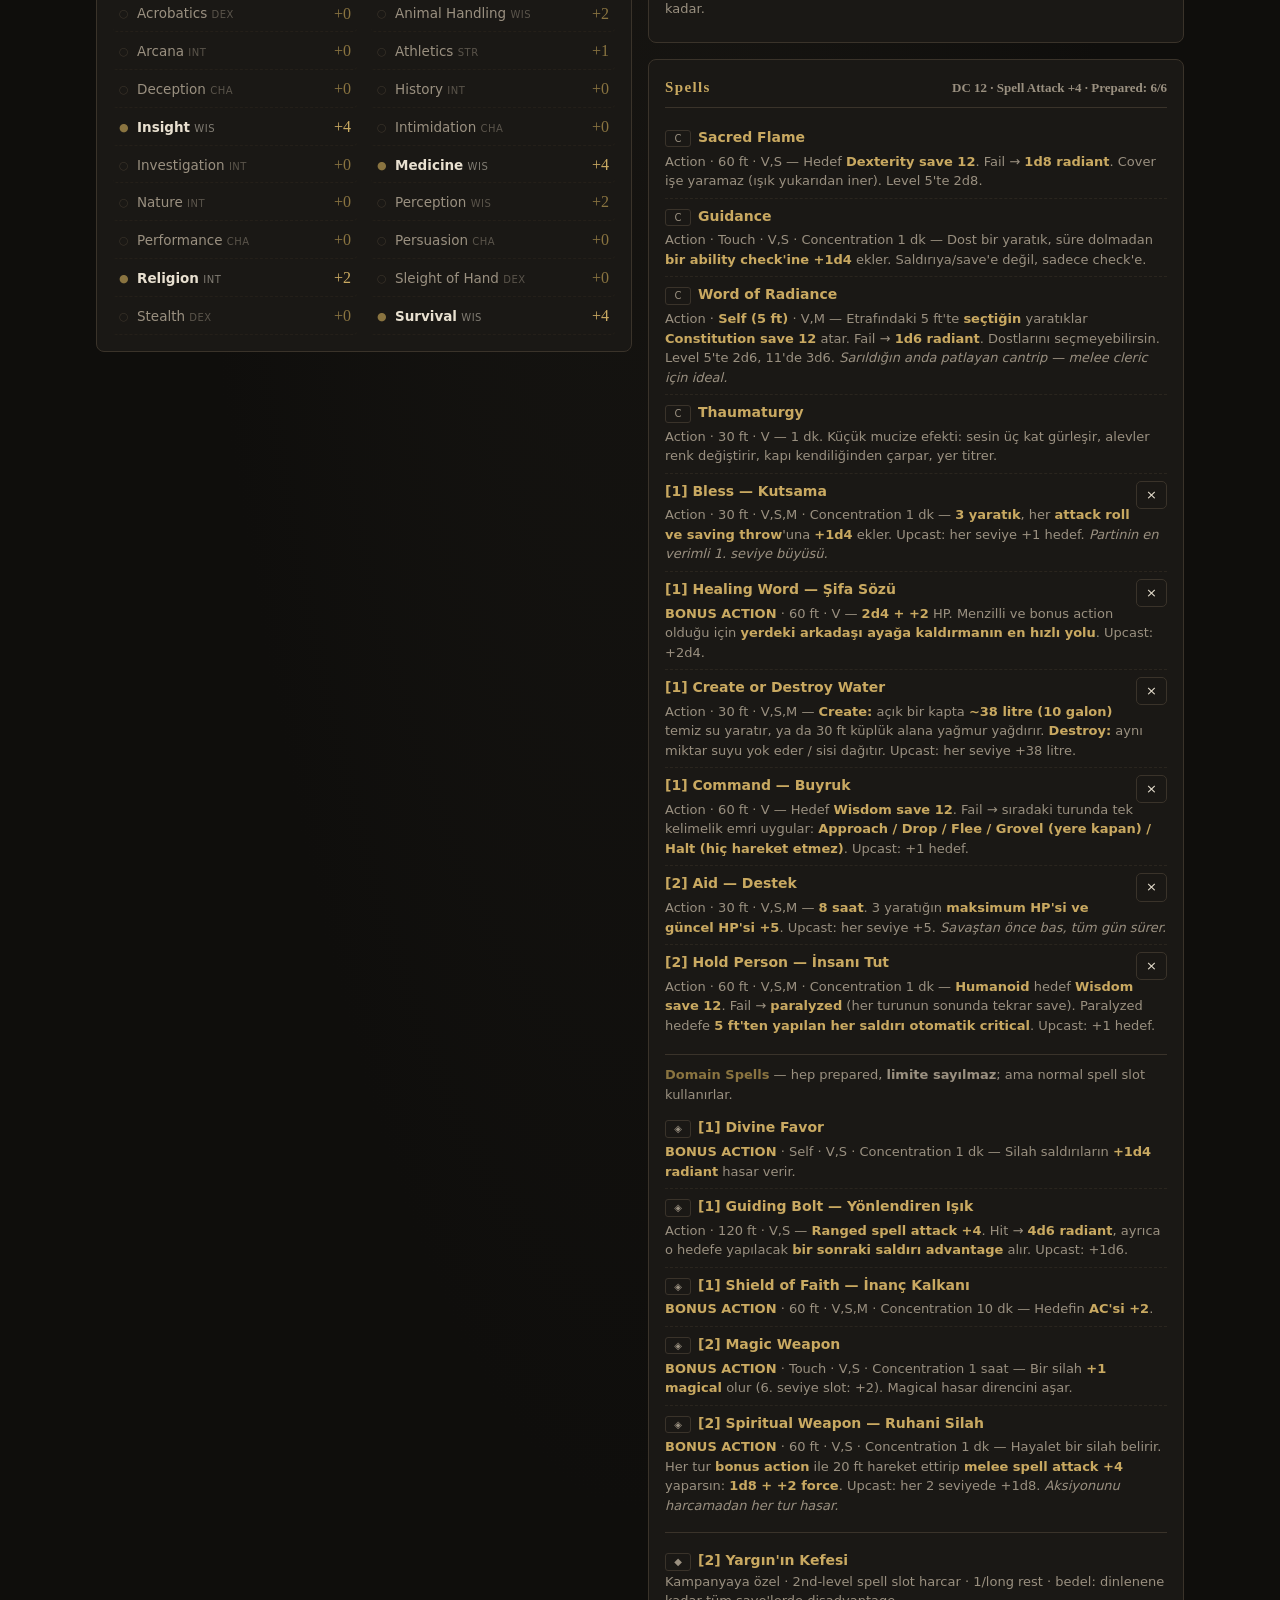
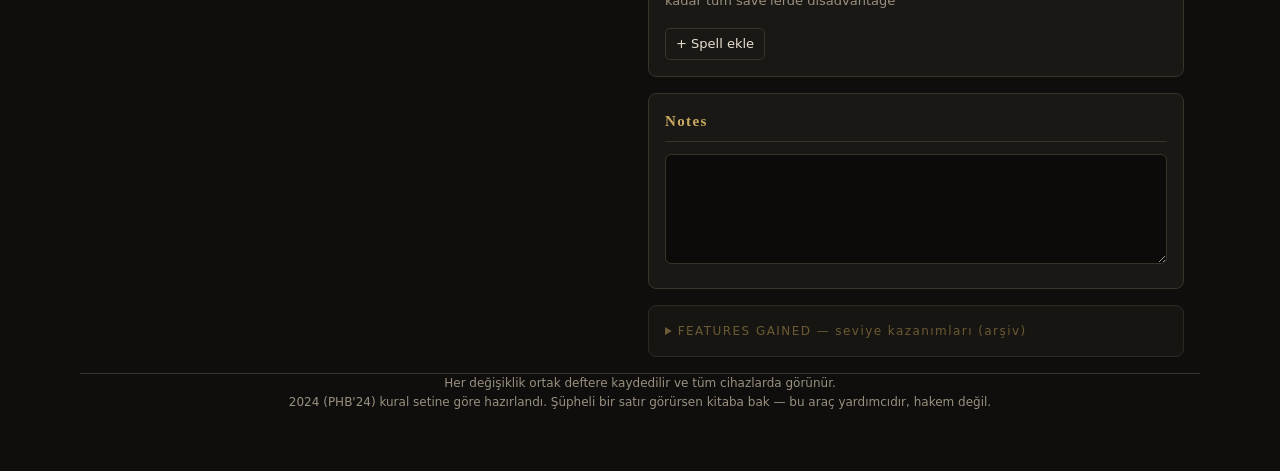
<file: karakterler.html>
<!DOCTYPE html>
<html lang="tr">
<head>
<meta charset="utf-8">
<meta name="viewport" content="width=device-width, initial-scale=1">
<meta http-equiv="Cache-Control" content="no-cache, no-store, must-revalidate">
<meta http-equiv="Pragma" content="no-cache">
<meta http-equiv="Expires" content="0">
<title>Altıdünya — Karakter Yöneticisi</title>
<style>
  :root{
    --bg:#0f0e0c; --panel:#17151220; --panel-solid:#1a1815; --line:#3a332a;
    --gold:#c9a961; --gold-dim:#8a7440; --ink:#e8e0d0; --ink-dim:#9a9080;
    --red:#a3432f; --green:#5f7a4a; --blue:#4a6a7a;
  }
  *{box-sizing:border-box;margin:0;padding:0;overflow-wrap:break-word;word-break:normal}
  html{max-width:100%;overflow-x:hidden}
  body{
    background:var(--bg); color:var(--ink);
    font:15px/1.55 system-ui,-apple-system,"Segoe UI",sans-serif;
    background-image:radial-gradient(ellipse at top,#1c1a16 0%,#0f0e0c 60%);
    min-height:100vh; padding:0 0 60px;
  }
  h1,h2,h3,h4{font-family:Georgia,"Times New Roman",serif;font-weight:600;letter-spacing:.01em}
  .wrap{max-width:1120px;margin:0 auto;padding:0 16px}

  header.top{border-bottom:1px solid var(--line);padding:18px 0 14px;margin-bottom:18px;
    background:linear-gradient(180deg,#151310,transparent)}
  header.top h1{font-size:22px;color:var(--gold)}
  header.top p{color:var(--ink-dim);font-size:13px;margin-top:2px}
  .topbar{display:flex;justify-content:space-between;align-items:flex-end;gap:16px;flex-wrap:wrap}
  .tools{display:flex;gap:8px;flex-wrap:wrap}

  button{font:inherit;cursor:pointer;border-radius:5px;border:1px solid var(--line);
    background:#221f1a;color:var(--ink);padding:7px 13px;transition:.15s}
  button:hover{border-color:var(--gold-dim);background:#2b2721}
  button.primary{background:var(--gold-dim);border-color:var(--gold);color:#14120f;font-weight:600}
  button.primary:hover{background:var(--gold)}
  button.ghost{background:transparent;font-size:13px;padding:5px 10px}
  button.sm{padding:3px 9px;font-size:13px}

  /* tabs */
  .tabs{display:flex;gap:6px;border-bottom:1px solid var(--line);margin-bottom:20px;flex-wrap:wrap}
  .tab{background:transparent;border:1px solid transparent;border-bottom:none;
    border-radius:6px 6px 0 0;padding:9px 18px;color:var(--ink-dim);font-family:Georgia,serif;font-size:16px}
  .tab.on{color:var(--gold);border-color:var(--line);background:var(--panel-solid);
    position:relative;top:1px}
  .tab small{display:block;font-family:system-ui,sans-serif;font-size:11px;color:var(--ink-dim);
    letter-spacing:.03em}

  /* layout */
  .grid{display:grid;grid-template-columns:1fr 1fr;gap:16px;align-items:start}
  @media(max-width:860px){.grid{grid-template-columns:1fr}}
  .card{background:var(--panel-solid);border:1px solid var(--line);border-radius:8px;padding:16px;margin-bottom:16px}
  .card h3{color:var(--gold);font-size:15px;letter-spacing:.09em;
    margin-bottom:12px;padding-bottom:8px;border-bottom:1px solid var(--line);
    display:flex;justify-content:space-between;align-items:center;gap:8px}

  /* identity */
  .ident{display:flex;justify-content:space-between;align-items:center;gap:16px;flex-wrap:wrap;
    background:linear-gradient(90deg,#1e1b16,#17151200);border:1px solid var(--line);
    border-left:3px solid var(--gold);border-radius:8px;padding:14px 16px;margin-bottom:16px}
  .ident h2{font-size:24px;color:var(--gold)}
  .ident .sub{color:var(--ink-dim);font-size:13px;margin-top:2px}
  .lvlbox{text-align:center;border:1px solid var(--gold-dim);border-radius:6px;padding:6px 16px;background:#0e0d0b}
  .lvlbox .n{font-family:Georgia,serif;font-size:30px;color:var(--gold);line-height:1}
  .lvlbox .l{font-size:10px;color:var(--ink-dim);letter-spacing:.14em}

  /* stats */
  .stats{display:grid;grid-template-columns:repeat(6,1fr);gap:8px}
  @media(max-width:560px){.stats{grid-template-columns:repeat(3,1fr)}}
  .stat{background:#0e0d0b;border:1px solid var(--line);border-radius:6px;text-align:center;padding:8px 4px}
  .stat .lab{font-size:10px;letter-spacing:.1em;color:var(--ink-dim)}
  .stat .mod{font-family:Georgia,serif;font-size:23px;color:var(--gold)}
  .stat .raw{font-size:11px;color:var(--ink-dim)}

  /* mini rows */
  .rows{display:grid;grid-template-columns:repeat(auto-fit,minmax(88px,1fr));gap:8px}
  .mini{background:#0e0d0b;border:1px solid var(--line);border-radius:6px;padding:7px 8px;text-align:center}
  .mini .l{font-size:10px;color:var(--ink-dim);letter-spacing:.06em}
  .mini .v{font-family:Georgia,serif;font-size:19px;color:var(--ink)}

  /* beceriler */
  .becler{display:grid;grid-template-columns:1fr 1fr;gap:2px 14px}
  @media(max-width:640px){.becler{grid-template-columns:1fr}}
  .bec{display:flex;align-items:center;gap:7px;padding:5px 6px;border-radius:4px;
    cursor:pointer;font-size:13.5px;color:var(--ink-dim);transition:.12s;border-bottom:1px dashed #241f19}
  .bec:hover{background:#221f1a;color:var(--ink)}
  .bec.pr{color:var(--ink)}
  .bec.uz{color:var(--ink)}
  .bec .dot{color:var(--line);font-size:11px;width:11px}
  .bec.pr .dot{color:var(--gold-dim)}
  .bec.uz .dot{color:var(--gold)}
  .bec .bn{flex:1}
  .bec .bn em{font-style:normal;font-size:10px;opacity:.5;letter-spacing:.05em}
  .bec .bv{font-family:Georgia,serif;font-size:16px;color:var(--gold-dim);min-width:26px;text-align:right}
  .bec.pr .bv,.bec.uz .bv{color:var(--gold)}

  /* saldırılar */
  .atk{padding:8px 0;border-bottom:1px dashed #2a251e}
  .atk:last-child{border:none}
  .atk-ust{display:flex;justify-content:space-between;align-items:baseline;gap:10px;flex-wrap:wrap}
  .atk-ad{font-weight:600;font-size:14px}
  .atk-say{white-space:nowrap;font-family:Georgia,serif}
  .atk-say b{color:var(--gold);font-size:17px}
  .atk-say i{font-style:normal;color:var(--ink-dim);font-size:13px;margin-left:7px}

  ul.list{list-style:none}
  ul.list li{padding:7px 0;border-bottom:1px dashed #2a251e;font-size:14px}
  ul.list li:last-child{border:none}
  ul.list b{color:var(--gold);font-weight:600}
  .lv{display:inline-block;min-width:26px;font-size:10px;color:var(--ink-dim);
    border:1px solid var(--line);border-radius:3px;padding:0 4px;margin-right:7px;text-align:center}
  .note{color:var(--ink-dim);font-size:13px;line-height:1.5}

  /* trackers */
  .track{display:flex;align-items:center;gap:10px;padding:7px 0;border-bottom:1px dashed #2a251e;flex-wrap:wrap}
  .track:last-child{border:none}
  .track .name{flex:1;min-width:120px;font-size:14px}
  .pips{display:flex;gap:4px;flex-wrap:wrap}
  .pip{width:19px;height:19px;border:1px solid var(--gold-dim);border-radius:3px;background:#0c0b09;cursor:pointer;transition:.12s}
  .pip.used{background:var(--gold-dim);border-color:var(--gold)}
  .pip:hover{border-color:var(--gold)}

  .hpbar{display:flex;align-items:center;gap:8px}
  .hpbar input{width:62px;background:#0c0b09;border:1px solid var(--line);color:var(--gold);
    font-family:Georgia,serif;font-size:20px;text-align:center;border-radius:5px;padding:4px}
  .hpbar .max{font-family:Georgia,serif;font-size:20px;color:var(--ink-dim)}

  .coins{display:grid;grid-template-columns:repeat(3,1fr);gap:8px}
  .coin{background:#0e0d0b;border:1px solid var(--line);border-radius:6px;padding:8px;text-align:center}
  .coin label{display:block;font-size:10px;color:var(--ink-dim);letter-spacing:.1em}
  .coin input{width:100%;background:transparent;border:none;color:var(--gold);
    font-family:Georgia,serif;font-size:20px;text-align:center;outline:none}

  /* iOS Safari: 16px altı yazı alanına dokunmak sayfayı zoomlar (layout patlamış görünür).
     Bu yüzden TÜM yazı girilen alanlar en az 16px. */
  input,textarea,select{font-size:16px}
  textarea{width:100%;min-height:110px;background:#0c0b09;border:1px solid var(--line);
    border-radius:6px;color:var(--ink);padding:10px;font-family:system-ui,sans-serif;
    font-size:16px;line-height:1.5;resize:vertical}
  textarea:focus{outline:none;border-color:var(--gold-dim)}
  input.fld{width:100%;background:#0c0b09;border:1px solid var(--line);border-radius:6px;
    color:var(--ink);padding:9px 10px;font-family:system-ui,sans-serif;font-size:16px;margin:4px 0 12px}
  input.fld:focus{outline:none;border-color:var(--gold-dim)}
  .modal label.note{display:block;margin-top:6px}

  /* modal */
  .mask{position:fixed;inset:0;background:#000c;display:none;align-items:flex-start;
    justify-content:center;padding:24px 12px;overflow:auto;z-index:50}
  .mask.on{display:flex}
  .modal{background:#171512;border:1px solid var(--gold-dim);border-radius:10px;
    max-width:640px;width:100%;padding:22px}
  .modal h3{color:var(--gold);font-size:19px;margin-bottom:4px}
  .steps{color:var(--ink-dim);font-size:12px;letter-spacing:.1em;text-transform:uppercase;margin-bottom:16px}
  .opt{border:1px solid var(--line);border-radius:7px;padding:12px;margin-bottom:9px;cursor:pointer;transition:.15s;background:#131110}
  .opt:hover{border-color:var(--gold-dim);background:#1c1917}
  .opt.sel{border-color:var(--gold);background:#241f16}
  .opt b{color:var(--gold);display:block;margin-bottom:3px}
  .opt span{font-size:13px;color:var(--ink-dim)}
  .modfoot{display:flex;justify-content:space-between;gap:10px;margin-top:18px;
    border-top:1px solid var(--line);padding-top:14px}
  .gain{background:#141814;border:1px solid #2f3a2a;border-radius:7px;padding:12px;margin-bottom:12px}
  .gain b{color:#8fae74}
  .rolled{font-family:Georgia,serif;font-size:34px;color:var(--gold);text-align:center;padding:10px}

  .warn{background:#1c1512;border:1px solid #4a2f26;border-radius:7px;padding:10px 12px;
    font-size:13px;color:#d3a894;margin-bottom:14px}
  footer{color:var(--ink-dim);font-size:12px;text-align:center;padding:26px 16px 0;border-top:1px solid var(--line);margin-top:24px}

  /* ---------- MOBİL ---------- */
  @media(max-width:720px){
    body{font-size:14.5px;-webkit-text-size-adjust:100%;padding-bottom:40px}
    .wrap{padding:0 12px}

    header.top{padding:13px 0 11px;margin-bottom:14px}
    header.top h1{font-size:17px;line-height:1.25}
    header.top p{font-size:11.5px}
    .topbar{gap:11px}
    .tools{width:100%;gap:6px}
    .tools button{flex:1 1 0;min-width:0;font-size:11.5px;padding:9px 4px;text-align:center}

    /* sekmeler: yatay kaydırılabilir, taşmaz */
    .tabs{flex-wrap:nowrap;overflow-x:auto;-webkit-overflow-scrolling:touch;
      scrollbar-width:none;margin-bottom:15px}
    .tabs::-webkit-scrollbar{display:none}
    .tab{flex:0 0 auto;white-space:nowrap;padding:9px 15px;font-size:15px}

    /* kimlik bloğu alt alta */
    .ident{padding:13px;gap:11px}
    .ident h2{font-size:21px}
    .ident .sub{font-size:12px;line-height:1.45}
    .ident>div:last-child{width:100%;justify-content:space-between}
    .lvlbox{padding:5px 14px}
    .lvlbox .n{font-size:26px}

    .card{padding:13px;margin-bottom:13px}
    .card h3{font-size:13px;flex-wrap:wrap;gap:6px}

    /* parmakla basılabilir hedefler */
    .pip{width:25px;height:25px}
    .bec{padding:9px 6px;font-size:14px}
    .bec .bv{font-size:17px;min-width:30px}
    button{padding:9px 14px}
    button.sm{padding:6px 11px;font-size:13px}
    button.ghost{padding:7px 12px;font-size:13px}

    .stats{grid-template-columns:repeat(3,1fr);gap:7px}
    .stat{padding:9px 4px}
    .stat .mod{font-size:22px}

    .rows{grid-template-columns:repeat(auto-fit,minmax(78px,1fr));gap:7px}
    .track{padding:9px 0}
    .track .name{min-width:100%;margin-bottom:3px}

    textarea{min-height:96px}
    .mask{padding:10px 8px;align-items:flex-start}
    .modal{padding:16px;border-radius:9px}
    .modal h3{font-size:17px}
    .opt{padding:11px}
    .modfoot{gap:8px}
    .modfoot button{flex:1}
  }

  @media(max-width:400px){
    .rows{grid-template-columns:1fr 1fr}
    .coins{gap:6px}
    .coin input{font-size:18px}
    .tools button{font-size:11px;padding:8px 3px}
    .ident h2{font-size:19px}
  }

  @media print{
    body{background:#fff;color:#000}
    .tabs,.tools,.mask,button,footer{display:none!important}
    .card,.ident,.stat,.mini{border-color:#999;background:#fff;color:#000}
    .card h3,.ident h2,.stat .mod,.mini .v,.lvlbox .n{color:#000}
    .pane{display:block!important;page-break-after:always}
  }
</style>
</head>
<body>

<header class="top"><div class="wrap topbar">
  <div>
    <h1>Altıdünya: Yarılma — Karakter Yöneticisi
      <span id="verBadge" style="margin-left:8px;border:1px solid var(--gold-dim);border-radius:4px;
        padding:1px 7px;font-size:11px;color:var(--gold);vertical-align:middle"></span></h1>
  </div>
  <div class="tools"></div>
</div></header>

<div class="wrap">
  <div class="tabs" id="tabs"></div>
  <div id="panes"></div>
</div>

<div class="mask" id="mask"><div class="modal" id="modal"></div></div>

<footer class="wrap">
  Her değişiklik ortak deftere kaydedilir ve tüm cihazlarda görünür.<br>
  2024 (PHB'24) kural setine göre hazırlandı. Şüpheli bir satır görürsen kitaba bak — bu araç yardımcıdır, hakem değil.
</footer>

<script>
/* ============================================================
   ALTIDÜNYA KARAKTER YÖNETİCİSİ
   ============================================================ */

const HALK_BONUS = {
  'Sular': {WIS:2, CHA:2, STR:-2, CON:-2},
  'Çöl':   {STR:2, DEX:2, WIS:-2, CHA:-2},
  'Vadi':  {INT:2, WIS:2, STR:-2, CHA:-2},
  'Orman': {},
  'Dağ':   {CON:2, WIS:2, STR:-2, CHA:-2},
  'Ova':   {STR:2, CHA:2, WIS:-2, INT:-2}
};

/* Halk yetenekleri — 06_peoples.md'den. Düzenlemek istersen bu bloğu değiştir. */
const HALK_YETENEK = {
  'Vadi':[
    ['Darkvision 20 ft','Vadi gölgesinde yetişmenin adaptasyonu — 20 ft menzilde karanlığı loş ışık, loş ışığı aydınlık gibi görürsün (renksiz).'],
    ['Poison Resistance','Poison saving throw\'larında advantage (kuşaklar boyu artmış direnç).'],
    ['Reduced Sleep','Günde 3-4 saat yeter. Long rest 4 saatte tamamlanabilir (DM onayıyla).'],
    ['Hyperalert','Gizli tehdit sezerken Perception / Insight kontrollerine +1 (paranoyak dikkat).']
  ],
  'Sular':[
    ['Emotion Sense','Empati — <b>yalnızca Sular halkının</b> duygu durumunu hissedebilirsin. Diğer halklar sana kapalıdır.'],
    ['Water Memory','Suya dokunarak o suyun taşıdığı son duyguları okursun.'],
    ['Dream Sharing','Topluluk aynı rüyayı görebilir; Andelin\'in rüyaları sızar.'],
    ['Hive Sense','Arka plan vızıltısı — <b>yalnızca Sular halkıyla.</b> Aynı topluluktakilerin duygu durumunu fark edersin.']
  ],
  'Dağ':[
    ['Stone & Wind Reading','Taşa dokunarak toprak sağlığı, rüzgâra dokunarak hava; Nature / Survival kontrollerinde advantage.'],
    ['Altitude & Cold Endurance','Soğuk ve yükseklik seni etkilemez; ilgili Constitution save\'lerinde advantage.'],
    ['Solo Survival','Tek başına yaşam ustası — hermit geleneği.']
  ],
  'Çöl':[
    ['Hardened Hide','Doğal zırh: yaşlandıkça sertleşen deri (+1 AC, DM onayıyla).'],
    ['Pain Threshold','Acıya dayanıklılık — Constitution save\'lerinde advantage.'],
    ['Apex Hunter','Mega-predator avı bilgisi.'],
    ['Arid Endurance','Susuzluk ve sıcak seni geç etkiler.']
  ],
  'Orman':[
    ['Adaptability','Sınav kültürü — yeni bir beceriye hızlı uyum.'],
    ['Team Coordination','Müttefikle koordineli saldırıda bonus.'],
    ['Grace Under Pressure','Baskı altında panik yok.']
  ],
  'Ova':[
    ['Civic Authority','Resmî protokol, hukuk, örgütlenme bilgisi.'],
    ['Militia Training','Her vatandaş eğitimli — silah ve formasyon aşinalığı.'],
    ['⚠ Rule Blindness','Kuralın ötesini görmezsin; ince tehditleri sezemezsin.']
  ]
};

const STATLAR = ['STR','DEX','CON','INT','WIS','CHA'];
const STAT_TR = {STR:'Strength',DEX:'Dexterity',CON:'Constitution',INT:'Intelligence',WIS:'Wisdom',CHA:'Charisma'};

const BECERI_STAT = {
  'Athletics':'STR','Acrobatics':'DEX','Sleight of Hand':'DEX','Stealth':'DEX',
  'Arcana':'INT','History':'INT','Investigation':'INT','Nature':'INT','Religion':'INT',
  'Animal Handling':'WIS','Insight':'WIS','Medicine':'WIS','Perception':'WIS','Survival':'WIS',
  'Deception':'CHA','Intimidation':'CHA','Performance':'CHA','Persuasion':'CHA'
};
// Skill isimleri İngilizce orijinaliyle kullanılır (anahtarın kendisi).
const BECERI_TR = new Proxy({}, {get:(_,k)=>k});

/* --- Büyü yuvaları --- */
const TAM_CASTER = { // Cleric
  1:[2],2:[3],3:[4,2],4:[4,3],5:[4,3,2],6:[4,3,3],7:[4,3,3,1],8:[4,3,3,2],9:[4,3,3,3,1],10:[4,3,3,3,2]
};
const UCTE_BIR = { // Arcane Trickster — 3. seviyeden önce büyü yok
  1:[],2:[],3:[2],4:[3],5:[3],6:[3],7:[4,2],8:[4,2],9:[4,2],10:[4,3]
};
const CLERIC_HAZIR = {1:4,2:5,3:6,4:7,5:9,6:10,7:11,8:12,9:14,10:15};
const AT_BUYU_SAYISI = {1:0,2:0,3:3,4:4,5:4,6:4,7:5,8:6,9:6,10:7};
const AT_CANTRIP = {1:0,2:0,3:3,4:3,5:3,6:3,7:3,8:3,9:3,10:4}; // Mage Hand dahil

/* --- Feat listesi (kısa, güvenli seçki) --- */
const FEATLER = [
  {ad:'Alert', not:'Initiative\'e proficiency bonusunu ekle; initiative sonucunu bir müttefikle takas edebilirsin.'},
  {ad:'Tough', not:'Maksimum HP += 2 × seviye. (Level 4\'te +8, sonra her seviyede +2.)'},
  {ad:'Mobile', not:'Hız +10 ft. Dash sonrası zor arazi seni yavaşlatmaz; melee saldırdığın hedeften fırsat saldırısı yemezsin.'},
  {ad:'Lucky', not:'Proficiency bonusu kadar şans puanı: bir zara avantaj ekle ya da düşmanın zarına dezavantaj.'},
  {ad:'Resilient', not:'Bir yeteneğe +1 ve o yeteneğin saving throw\'unda proficiency.'},
  {ad:'War Caster', not:'Konsantrasyon save\'lerinde avantaj; eller doluyken büyü yapabilirsin; fırsat saldırısı yerine büyü.'},
  {ad:'Skulker', not:'Loş ışıkta gizlenebilirsin; menzilli saldırı ıskalamak konumunu ele vermez. (Aya için tematik.)'},
  {ad:'Magic Initiate', not:'2 cantrip + 1 adet 1. seviye büyü (günde bir bedava, ayrıca slot ile).'},
  {ad:'Sentinel', not:'Fırsat saldırın hedefin hızını 0 yapar; yanındaki müttefiğe saldıranı reaction ile vurursun.'},
  {ad:'Savage Attacker', not:'Turda bir kez, melee silah hasar zarlarını iki kez atıp yükseğini kullan.'},
  {ad:'Observant', not:'Passive Perception ve Investigation +5 civarı; ayrıntıyı kaçırmazsın.'},
  {ad:'Healer', not:'Healer\'s kit ile şifa; ölmek üzere olanı ayağa kaldırmakta usta.'}
];

/* --- Büyü havuzları (kısaltılmış, kampanyaya uygun seçki) --- */
const CLERIC_BUYU = {
  1:['Bless — Kutsama','Cure Wounds — Yara Sarma','Guiding Bolt — Yönlendiren Işık','Healing Word — Şifa Sözü',
     'Shield of Faith — İnanç Kalkanı','Detect Magic — Büyü Sezme','Sanctuary — Sığınak','Command — Buyruk',
     'Protection from Evil and Good','Inflict Wounds — Yara Açma'],
  2:['Aid — Destek','Lesser Restoration — Küçük Arınma','Spiritual Weapon — Ruhani Silah','Hold Person — İnsanı Tut',
     'Silence — Sessizlik','Prayer of Healing — Şifa Duası','Zone of Truth — Doğruluk Alanı','Augury — Kehanet',
     'Warding Bond — Koruyucu Bağ','Blindness/Deafness'],
  3:['Spirit Guardians — Ruh Muhafızları','Revivify — Diriltme','Dispel Magic — Büyü Bozma','Mass Healing Word',
     'Beacon of Hope — Umut Feneri','Protection from Energy','Speak with Dead — Ölüyle Konuşma','Sending — Ulak',
     'Clairvoyance — Uzak Görü','Remove Curse — Lanet Kaldırma'],
  4:['Death Ward — Ölüm Siperi','Guardian of Faith — İnanç Bekçisi','Banishment — Sürgün','Divination — Falcılık',
     'Freedom of Movement — Hareket Özgürlüğü','Stone Shape — Taş Biçimleme','Control Water — Su Denetimi'],
  5:['Greater Restoration — Büyük Arınma','Mass Cure Wounds','Flame Strike — Alev Darbesi','Raise Dead — Ölüyü Kaldırma',
     'Commune — Kutsal Danışma','Scrying — Uzaktan Gözetleme','Dispel Evil and Good','Hallow — Kutsama Alanı']
};
const AT_BUYU = {
  0:['Minor Illusion — Küçük Yanılsama','Message — Fısıltı','Prestidigitation — El Çabukluğu','Fire Bolt — Ateş Oku',
     'Ray of Frost — Ayaz Işını','True Strike — Gerçek Vuruş','Mind Sliver — Zihin Kıymığı'],
  1:['Disguise Self — Kılık Değiştirme ★','Silent Image — Sessiz İmge ★','Charm Person — Cezbetme ★','Sleep — Uyku ★',
     'Color Spray — Renk Püskürtme ★','Tasha\'s Hideous Laughter ★','Shield — Kalkan (serbest)','Find Familiar — Uşak Çağırma (serbest)',
     'Magic Missile — Büyü Mermisi (serbest)','Absorb Elements (serbest)','Feather Fall (serbest)'],
  2:['Invisibility — Görünmezlik ★','Suggestion — Telkin ★','Mirror Image — Ayna İmgeleri ★','Phantasmal Force ★',
     'Hold Person — İnsanı Tut ★','Misty Step — Sisli Adım (serbest)','Web — Ağ (serbest)','Knock — Kilit Açma (serbest)']
};

/* --- BÜYÜ AÇIKLAMALARI (2024 PHB) ---
   {DC} = karakterin spell save DC'si · {ATK} = spell attack bonusu · {MOD} = casting mod
   Anahtar: İngilizce büyü adı (küçük harf). */
const SPELL_INFO = {
  // ---- Cleric cantrips ----
  'sacred flame':'Action · 60 ft · V,S — Hedef <b>Dexterity save {DC}</b>. Fail → <b>1d8 radiant</b>. Cover işe yaramaz (ışık yukarıdan iner). Level 5\'te 2d8.',
  'guidance':'Action · Touch · V,S · Concentration 1 dk — Dost bir yaratık, süre dolmadan <b>bir ability check\'ine +1d4</b> ekler. Saldırıya/save\'e değil, sadece check\'e.',
  'resistance':'Action · Touch · V,S,M · Concentration 1 dk — Dost bir yaratık <b>bir saving throw\'una +1d4</b> ekler.',
  'mending':'1 dakika · Touch · V,S,M — Tek bir kırık/yırtık/delik onarılır (en fazla 1 ft). Kopmuş uzuv ya da sihirli eşyanın gücü geri gelmez.',
  'light':'Action · Touch · V,M — 1 saat. Dokunduğun nesne <b>20 ft parlak + 20 ft loş</b> ışık saçar. İstemeyen hedef Dexterity save.',
  'thaumaturgy':'Action · 30 ft · V — 1 dk. Küçük mucize efekti: sesin üç kat gürleşir, alevler renk değiştirir, kapı kendiliğinden çarpar, yer titrer.',
  'toll the dead':'Action · 60 ft · V,S — Hedef <b>Wisdom save {DC}</b>. Fail → <b>1d8 necrotic</b> (hedefin HP\'si eksikse <b>1d12</b>).',
  'spare the dying':'Action · 15 ft · V,S — 0 HP\'deki bir yaratığı <b>stabilize</b> eder (death save atmayı bırakır).',
  'word of radiance':'Action · <b>Self (5 ft)</b> · V,M — Etrafındaki 5 ft\'te <b>seçtiğin</b> yaratıklar <b>Constitution save {DC}</b> atar. Fail → <b>1d6 radiant</b>. Dostlarını seçmeyebilirsin. Level 5\'te 2d6, 11\'de 3d6. <i>Sarıldığın anda patlayan cantrip — melee cleric için ideal.</i>',

  // ---- Cleric 1 ----
  'bless':'Action · 30 ft · V,S,M · Concentration 1 dk — <b>3 yaratık</b>, her <b>attack roll ve saving throw</b>\'una <b>+1d4</b> ekler. Upcast: her seviye +1 hedef. <i>Partinin en verimli 1. seviye büyüsü.</i>',
  'cure wounds':'Action · Touch · V,S — <b>2d8 + {MOD}</b> HP iyileşme. Undead ve construct\'a işlemez. Upcast: her seviye +2d8.',
  'healing word':'<b>BONUS ACTION</b> · 60 ft · V — <b>2d4 + {MOD}</b> HP. Menzilli ve bonus action olduğu için <b>yerdeki arkadaşı ayağa kaldırmanın en hızlı yolu</b>. Upcast: +2d4.',
  'guiding bolt':'Action · 120 ft · V,S — <b>Ranged spell attack {ATK}</b>. Hit → <b>4d6 radiant</b>, ayrıca o hedefe yapılacak <b>bir sonraki saldırı advantage</b> alır. Upcast: +1d6.',
  'shield of faith':'<b>BONUS ACTION</b> · 60 ft · V,S,M · Concentration 10 dk — Hedefin <b>AC\'si +2</b>.',
  'command':'Action · 60 ft · V — Hedef <b>Wisdom save {DC}</b>. Fail → sıradaki turunda tek kelimelik emri uygular: <b>Approach / Drop / Flee / Grovel (yere kapan) / Halt (hiç hareket etmez)</b>. Upcast: +1 hedef.',
  'sanctuary':'<b>BONUS ACTION</b> · 30 ft · V,S,M — 1 dk. Korunan kişiye saldırmak isteyen <b>Wisdom save {DC}</b> atar; fail → başka hedef seçmek zorunda. <b>Korunan saldırırsa/zarar verirse biter.</b>',
  'detect magic':'Action (ritual) · Self · Concentration 10 dk — 30 ft içindeki büyü ve sihirli eşyaları sezersin; bir action harcayıp <b>büyü okulunu</b> öğrenirsin.',
  'inflict wounds':'Action · Touch · V,S — <b>Melee spell attack {ATK}</b>. Hit → <b>3d10 necrotic</b>. Upcast: +1d10. <i>Yüksek risk/ödül.</i>',
  'protection from evil and good':'Action · Touch · V,S,M · Concentration 10 dk — Aberration/celestial/elemental/fey/fiend/undead saldırıları <b>disadvantage</b>; hedef bu türlerce <b>charm/frighten/possess edilemez</b>.',
  'create or destroy water':'Action · 30 ft · V,S,M — <b>Create:</b> açık bir kapta <b>~38 litre (10 galon)</b> temiz su yaratır, ya da 30 ft küplük alana yağmur yağdırır. <b>Destroy:</b> aynı miktar suyu yok eder / sisi dağıtır. Upcast: her seviye +38 litre.',

  // ---- Cleric 2 ----
  'aid':'Action · 30 ft · V,S,M — <b>8 saat</b>. 3 yaratığın <b>maksimum HP\'si ve güncel HP\'si +5</b>. Upcast: her seviye +5. <i>Savaştan önce bas, tüm gün sürer.</i>',
  'spiritual weapon':'<b>BONUS ACTION</b> · 60 ft · V,S · Concentration 1 dk — Hayalet bir silah belirir. Her tur <b>bonus action</b> ile 20 ft hareket ettirip <b>melee spell attack {ATK}</b> yaparsın: <b>1d8 + {MOD} force</b>. Upcast: her 2 seviyede +1d8. <i>Aksiyonunu harcamadan her tur hasar.</i>',
  'hold person':'Action · 60 ft · V,S,M · Concentration 1 dk — <b>Humanoid</b> hedef <b>Wisdom save {DC}</b>. Fail → <b>paralyzed</b> (her turunun sonunda tekrar save). Paralyzed hedefe <b>5 ft\'ten yapılan her saldırı otomatik critical</b>. Upcast: +1 hedef.',
  'lesser restoration':'Action · Touch · V,S — Hedefin şu durumlarından <b>birini</b> sonlandırır: blinded, deafened, paralyzed, poisoned.',
  'silence':'Action (ritual) · 120 ft · V,S · Concentration 10 dk — 20 ft yarıçapta <b>hiç ses yok</b>: içeride kimse <b>V bileşenli büyü yapamaz</b>, herkes deafened. <i>Düşman büyücüyü kilitlemenin ucuz yolu.</i>',
  'prayer of healing':'<b>10 dakika</b> · 30 ft · V — 5 yaratık <b>2d8 + {MOD}</b> HP iyileşir. Savaşta kullanılamaz (döküm süresi uzun).',
  'zone of truth':'Action · 60 ft · V,S — 10 dk. 15 ft küre; içindekiler <b>Charisma save {DC}</b>, fail → <b>bilerek yalan söyleyemez</b> (ama susabilir/kaçamak cevap verebilir). Kimin geçtiğini bilirsin.',
  'blindness/deafness':'Action · 30 ft · V — 1 dk. Hedef <b>Constitution save {DC}</b>; fail → <b>blinded</b> ya da <b>deafened</b> (sen seçersin). Her turun sonunda tekrar save. Upcast: +1 hedef.',
  'warding bond':'Action · Touch · V,S,M (2× 50 gp halka) — 1 saat. Hedef <b>+1 AC, +1 save, tüm hasara resistance</b> kazanır; <b>ama aldığı hasarın aynısını sen de alırsın</b>.',
  'augury':'Ritual 1 dk · Self · V,S,M — Önümüzdeki 30 dakikada yapacağın bir eylemin sonucunu sorarsın. Cevap: <b>Weal</b> (iyi), <b>Woe</b> (kötü), <b>Weal and Woe</b> (ikisi), <b>Nothing</b> (belirsiz).',
  'magic weapon':'<b>BONUS ACTION</b> · Touch · V,S · Concentration 1 saat — Bir silah <b>+1 magical</b> olur (6. seviye slot: +2). Magical hasar direncini aşar.',
  'divine favor':'<b>BONUS ACTION</b> · Self · V,S · Concentration 1 dk — Silah saldırıların <b>+1d4 radiant</b> hasar verir.',
  'heroism':'Action · Touch · V,S · Concentration 1 dk — Hedef <b>frightened olamaz</b> ve her turunun başında <b>{MOD} temp HP</b> kazanır.',

  // ---- Cleric 3+ ----
  'spirit guardians':'Action · Self (15 ft) · V,S,M · Concentration 10 dk — Etrafındaki 15 ft\'te <b>düşmanların hızı yarıya iner</b>; alana giren ya da turuna orada başlayan <b>Wisdom save {DC}</b>: fail <b>3d8 radiant</b>, başarı yarısı. Upcast: +1d8. <i>Cleric\'in imza alan büyüsü.</i>',
  'revivify':'Action · Touch · V,S,M (<b>300 gp elmas, tükenir</b>) — Son <b>1 dakika</b> içinde ölmüş bir yaratığı <b>1 HP</b> ile geri getirir. Eksik uzuv geri gelmez.',
  'dispel magic':'Action · 120 ft · V,S — <b>3. seviye ve altı</b> büyüyü otomatik sonlandırır. Daha yükseği için <b>Wisdom check DC 10 + büyü seviyesi</b>.',
  'mass healing word':'<b>BONUS ACTION</b> · 60 ft · V — 6 yaratık <b>2d4 + {MOD}</b> HP. Upcast: +1d4.',
  'beacon of hope':'Action · 30 ft · V,S · Concentration 1 dk — Hedefler <b>Wisdom ve death save\'lerde advantage</b>; aldıkları <b>her iyileşme maksimum</b> değerde sayılır.',
  'speak with dead':'Action · 10 ft · V,S,M — 10 dk. Bir cesede <b>5 soru</b> sorarsın. Ceset ağzı bozulmamış olmalı, aynı cesede 10 gün bir kez.',
  'sending':'Action · Sınırsız menzil · V,S,M — Tanıdığın birine <b>25 kelimelik</b> mesaj yollarsın; o da 25 kelimeyle cevaplayabilir.',
  'remove curse':'Action · Touch · V,S — Bir yaratıktaki laneti kaldırır; lanetli eşyanın <b>bağını kırar</b> (eşyanın laneti kalkmaz ama bırakabilirsin).',
  'protection from energy':'Action · Touch · V,S · Concentration 1 saat — Hedef seçtiğin bir hasar türüne (acid/cold/fire/lightning/thunder) <b>resistance</b> kazanır.',
  'death ward':'Action · Touch · V,S — 8 saat. Hedef 0 HP\'ye düşerse <b>1 HP\'de kalır</b> (bir kez).',
  'guardian of faith':'Action · 30 ft · V — 8 saat. Büyük hayalet bir muhafız; 10 ft içine giren düşman <b>Dexterity save {DC}</b>, fail <b>20 radiant</b> (başarı yarısı). Toplam 60 hasar verince kaybolur.',
  'banishment':'Action · 60 ft · V,S,M · Concentration 1 dk — Hedef <b>Charisma save {DC}</b>; fail → başka bir düzleme sürülür. Süre dolarsa geri gelir; yerli değilse <b>kalıcı gider</b>.',
  'freedom of movement':'Action · Touch · V,S,M — 1 saat. Hedef zor araziden etkilenmez, <b>grappled/restrained/paralyzed hızını etkilemez</b>, su altında normal hareket eder.',
  'greater restoration':'Action · Touch · V,S,M (<b>100 gp elmas tozu</b>) — Şunlardan birini kaldırır: <b>charm, petrification, curse, exhaustion 1 seviye, HP maksimum azalması, ability score azalması</b>.',
  'mass cure wounds':'Action · 60 ft · V,S — 30 ft küredeki 6 yaratık <b>3d8 + {MOD}</b> HP iyileşir.',
  'flame strike':'Action · 60 ft · V,S,M — 10 ft yarıçap, 40 ft yüksek sütun. <b>Dexterity save {DC}</b>: fail <b>4d6 fire + 4d6 radiant</b>, başarı yarısı.',
  'raise dead':'1 saat · Touch · V,S,M (<b>500 gp elmas, tükenir</b>) — <b>10 güne kadar</b> ölmüş bir yaratığı 1 HP ile diriltir. 4 gün boyunca tüm zarlarına <b>−4</b> (her uzun dinlenmede 1 azalır).',
  'commune':'Ritual 1 dk · Self · V,S,M — Tanrına <b>3 evet/hayır sorusu</b> sorarsın. Günde birden fazla kullanırsan cevapsız kalma riski artar.',

  // ---- Arcane Trickster cantrips ----
  'mage hand':'Action · 30 ft · V,S — 1 dk. <b>10 lb</b>\'a kadar taşıyan hayalet el: nesne taşır, kapı açar, kap boşaltır. <b>Legerdemain ile görünmezdir</b> — uzaktan <b>cep karıştırma, kilit açma, trap etkisizleştirme</b> yapabilirsin (Sleight of Hand ile). Saldıramaz, büyü yapamaz.',
  'minor illusion':'Action · 30 ft · S,M — 1 dk. <b>Ya bir ses ya bir görüntü</b> yaratırsın (ikisi birden değil). Görüntü 5 ft küpü geçemez, dokunulamaz. Şüphelenen <b>Investigation check {DC}</b> ile anlar.',
  'message':'Action · 120 ft · S,M — 1 tur. Gördüğün bir yaratığa <b>fısıltıyla</b> mesaj yollarsın; <b>sadece o duyar</b> ve fısıltıyla cevaplayabilir. Duvarları aşmaz (ince engel hariç).',
  'prestidigitation':'Action · 10 ft · V,S — Küçük büyü numaraları: nesne temizle/kirlet, koku/tat/renk ver, 1 ft küpü ısıt/soğut, 1 kg\'a kadar nesne yarat (kalıcı değil), alev yak/söndür.',
  'fire bolt':'Action · 120 ft · V,S — <b>Ranged spell attack {ATK}</b>. Hit → <b>1d10 fire</b>. Taşınmayan nesneleri tutuşturur. Level 5\'te 2d10.',
  'ray of frost':'Action · 60 ft · V,S — <b>Ranged spell attack {ATK}</b>. Hit → <b>1d8 cold</b> ve hedefin <b>hızı 10 ft azalır</b> (bir sonraki turunun başına dek).',
  'mind sliver':'Action · 60 ft · V — Hedef <b>Intelligence save {DC}</b>. Fail → <b>1d6 psychic</b> ve bir sonraki saving throw\'undan <b>1d4 çıkarır</b>.',
  'true strike':'Action · Self · S,M — Silahınla bir saldırı yaparsın; hasarı <b>casting ability\'nle</b> hesaplarsın ve saldırı <b>radiant</b> olabilir (2024 sürümü).',

  // ---- Arcane Trickster 1 ----
  'disguise self':'Action · Self · V,S — <b>1 saat</b>. Görünüşünü değiştirirsin: yüz, saç, ses tonu değil ama kıyafet/zırh görüntüsü ve <b>boy ±1 ft</b>. <b>İllüzyon fizikseldir değil</b> — dokunan anlar; şüphelenen <b>Investigation {DC}</b>.',
  'silent image':'Action · 60 ft · V,S,M · Concentration 10 dk — <b>15 ft küp</b> içinde tamamen <b>görsel</b> (sessiz, kokusuz, dokunulamaz) bir illüzyon. Action ile hareket ettirebilirsin. <b>Investigation {DC}</b> ile anlaşılır.',
  'charm person':'Action · 30 ft · V,S — <b>1 saat</b>. Humanoid <b>Wisdom save {DC}</b> (savaştaysa <b>advantage</b> alır); fail → seni <b>dost</b> bilir. Sen ya da dostların ona zarar verirse <b>hemen biter</b> ve charm edildiğini <b>anlar</b>. Upcast: +1 hedef.',
  'sleep':'Action · 60 ft · V,S,M · Concentration 1 dk — Alandaki yaratıklar <b>Wisdom save {DC}</b>; fail → <b>Incapacitated</b>, turunun sonunda uykuya dalar (unconscious). Hasar alınca uyanır. Undead ve uyumayanlar etkilenmez.',
  'color spray':'Action · Self (15 ft koni) · V,S,M — Koni içindekiler <b>Constitution save {DC}</b>; fail → <b>blinded</b> (senin bir sonraki turunun sonuna kadar).',
  'tasha\'s hideous laughter':'Action · 30 ft · V,S,M · Concentration 1 dk — Hedef <b>Wisdom save {DC}</b>; fail → yere düşer, <b>prone + incapacitated</b>, gülmekten konuşamaz. Hasar alırsa tekrar save.',
  'shield':'<b>REACTION</b> (saldırıya uğradığında) · Self · V,S — Turunun başına kadar <b>+5 AC</b> (gelen saldırıyı ıskalatabilir) ve <b>Magic Missile\'a tamamen bağışık</b> olursun. <i>Kırılgan karakterin can simidi.</i>',
  'magic missile':'Action · 120 ft · V,S — <b>3 dart</b>, her biri <b>1d4+1 force</b>, <b>OTOMATİK İSABET</b> (attack roll yok, save yok). Hepsini tek hedefe ya da dağıtabilirsin. Upcast: +1 dart.',
  'find familiar':'Ritual 1 saat · 10 ft · V,S,M (10 gp) — Bir <b>familiar</b> çağırırsın (kedi, kuzgun, fare…). Gözünden bakabilir, <b>action ile büyülerini onun konumundan</b> yapabilirsin. Ölürse tekrar çağırılır. <i>Kuzgun için tematik: bir kuzgun.</i>',
  'absorb elements':'<b>REACTION</b> (acid/cold/fire/lightning/thunder hasarı alınca) · Self · S — O hasara <b>resistance</b>, ayrıca bir sonraki melee saldırına <b>+1d6</b> aynı türden hasar.',
  'feather fall':'<b>REACTION</b> (düşerken) · 60 ft · V,M — 5 yaratığın düşüş hızı <b>60 ft/tur</b>\'a iner, <b>düşme hasarı almazlar</b>.',

  // ---- Arcane Trickster 2 ----
  'invisibility':'Action · Touch · V,S,M · Concentration 1 saat — Hedef <b>görünmez</b> olur. <b>Saldırırsa ya da büyü yaparsa biter</b>. Upcast: +1 hedef.',
  'suggestion':'Action · 30 ft · V,M · Concentration 8 saat — Hedef <b>Wisdom save {DC}</b>; fail → makul görünen <b>bir-iki cümlelik öneriyi</b> uygular. Açıkça zararlı bir emir işe yaramaz.',
  'mirror image':'Action · Self · V,S — 1 dk. <b>3 kopya</b> belirir. Sana gelen saldırı önce kopyalardan birine gidebilir (d20 ile belirlenir); kopyanın AC\'si <b>10 + DEX mod</b>, bir isabette dağılır.',
  'phantasmal force':'Action · 60 ft · V,S,M · Concentration 1 dk — Hedef <b>Intelligence save {DC}</b>; fail → sadece onun gördüğü bir illüzyon yaratırsın; illüzyon ona <b>1d6 psychic</b> hasar verebilir (kendi zihni acıtır).',
  'misty step':'<b>BONUS ACTION</b> · Self · V — Gördüğün boş bir alana <b>30 ft teleport</b>. Fırsat saldırısı yemez. <i>Kaçış/konum aracı.</i>',
  'web':'Action · 60 ft · V,S,M · Concentration 1 saat — 20 ft küp ağ; alan <b>zor arazi</b>, giren/turuna orada başlayan <b>Dexterity save {DC}</b> → fail <b>restrained</b> (Strength check ile kurtulur). <b>Ateşe verilirse yanar.</b>',
  'knock':'Action · 60 ft · V — Kilitli bir kapı/sandık/kelepçeyi <b>açar</b> (Arcane Lock\'u 10 dk askıya alır). <b>300 ft\'ten duyulan gürültü çıkarır.</b>',
  'pass without trace':'Action · Self · V,S,M · Concentration 1 saat — Sen ve 30 ft içindeki dostların <b>Stealth kontrollerine +10</b>; <b>iz bırakmazsınız</b>, sihirsiz yollarla takip edilemezsiniz.',
  'see invisibility':'Action · Self · V,S,M — 1 saat. <b>Görünmez yaratıkları ve nesneleri</b> görürsün, Ethereal Plane\'e bakabilirsin.',
  'faerie fire':'Action · 60 ft · V · Concentration 1 dk — 20 ft küp; içindekiler <b>Dexterity save {DC}</b>, fail → <b>ışıldar</b>: onlara yapılan saldırılar <b>advantage</b>, görünmez olamazlar.',
  'burning hands':'Action · Self (15 ft koni) · V,S — <b>Dexterity save {DC}</b>: fail <b>3d6 fire</b>, başarı yarısı. Upcast: +1d6.',
  'scorching ray':'Action · 120 ft · V,S — <b>3 ışın</b>, her biri ayrı <b>ranged spell attack {ATK}</b>, hit başına <b>2d6 fire</b>. Upcast: +1 ışın.',
  'daylight':'Action · 60 ft · V,S — 1 saat. <b>60 ft parlak + 60 ft loş</b> gün ışığı. 3. seviye ve altı magical darkness\'ı <b>dağıtır</b>.',

  // ---- Shadow Arts (Warrior of Shadow) ----
  'darkness':'<b>2. seviye · Evocation</b> · Action · 60 ft · Concentration <b>10 dakika</b> — Seçtiğin noktadan <b>15 ft yarıçaplı küre</b> büyülü karanlık yayılır; köşeleri döner. <b>Darkvision bunu DELEMEZ</b>, sihirsiz ışık aydınlatamaz — içerideki herkes <b>blinded</b> sayılır. <b>Sen kendi karanlığını görürsün</b> (Shadow Arts) ve <b>bonus action ile 30 ft kaydırabilirsin</b>. 2. seviye ve altı ışık büyülerini söndürür.<br><i>Sonuç: sen advantage ile vurursun, sana gelen saldırılar disadvantage alır.</i>',
  'silence':'<b>2. seviye · Illusion (ritual)</b> · Action · 120 ft · Concentration <b>10 dakika</b> — <b>20 ft yarıçaplı küre</b>: içinde <b>hiç ses çıkmaz/duyulmaz</b>. İçerideki herkes <b>deafened</b>, hiç kimse <b>sözlü (V) bileşenli büyü yapamaz</b>. Thunder hasarına bağışık.<br><i>Düşman büyücüsünü kilitlemenin en ucuz yolu.</i>',
  'pass without trace':'<b>2. seviye · Abjuration</b> · Action · Self (30 ft) · Concentration <b>1 saat</b> — Sen ve 30 ft içindeki dostların <b>Stealth kontrollerine +10</b> alır ve <b>iz bırakmazsınız</b> — sihirsiz hiçbir yolla takip edilemezsiniz.',
  'darkvision':'<b>2. seviye · Transmutation</b> · Action · Touch · <b>8 saat</b> — Dokunduğun yaratık <b>60 ft darkvision</b> kazanır: karanlığı loş ışık, loş ışığı aydınlık gibi görür (renksiz). <i>Büyülü karanlığı yine de delemez.</i>'
};

/* Büyü satırından İngilizce adı çıkar: "[1] Bless — Kutsama ★" → "bless" */
function spellAnahtar(s){
  return String(s)
    .replace(/^\s*\[\d\]\s*/,'')      // [1] ön ekini at
    .split('—')[0]                     // Türkçe karşılığı at
    .replace(/[★◆◈]/g,'')
    .replace(/\((serbest|zorunlu)\)/gi,'')
    .trim().toLowerCase();
}
function spellDetay(s, k){
  const info = SPELL_INFO[spellAnahtar(s)];
  if(!info) return '';
  const md = mod(k.scores[k.castStat]);
  return info.replace(/\{DC\}/g, buyuDC(k))
             .replace(/\{ATK\}/g, isaret(buyuAtk(k)))
             .replace(/\{MOD\}/g, isaret(md));
}

/* --- Sınıf ilerlemesi 3→10 --- */
const ILERLEME = {
  cleric:{
    1:{ozellik:['<b>Spellcasting</b> — Wisdom tabanlı, Cleric büyü listesi','<b>Divine Order: Thaumaturge</b> — ekstra cantrip + Religion/Arcana kontrollerinde Wisdom bonusu']},
    2:{ozellik:['<b>Channel Divinity</b> (2 kullanım) — <i>Turn Undead</i> ve <i>Divine Spark</i> (30 ft: şifa ya da radiant hasar, Wisdom save)']},
    3:{ozellik:['<b>Subclass (Divine Domain)</b> seçilir','<b>2nd-level spells</b> açıldı']},
    4:{ozellik:['Yeni cantrip'],secim:['asi']},
    5:{ozellik:['<b>Sear Undead</b> — Turn Undead artık hasar da verir','<b>3rd-level spells</b> açıldı']},
    6:{ozellik:['<b>Subclass feature</b> (6. seviye tarikat yeteneği)','<b>Channel Divinity</b> kullanımı +1']},
    7:{ozellik:['<b>Blessed Strikes</b> — cantrip ve silah vuruşlarına ek kutsal hasar','<b>4th-level spells</b> açıldı']},
    8:{ozellik:[],secim:['asi']},
    9:{ozellik:['<b>5th-level spells</b> açıldı']},
    10:{ozellik:['<b>Divine Intervention</b> — günde bir kez, tanrından doğrudan yardım istersin']}
  },
  monk:{
    1:{ozellik:['<b>Martial Arts</b> — Dexterity ile unarmed strike / monk weapon, bonus action ile ek vuruş (d6)','<b>Unarmored Defense</b> — AC = 10 + Dexterity + Wisdom']},
    2:{ozellik:['<b>Monk\'s Focus</b> (2 Focus Point) — <i>Flurry of Blows</i> (2 ek vuruş), <i>Patient Defense</i> (Disengage + Dodge), <i>Step of the Wind</i> (Dash + Disengage, zıplama ×2)','<b>Unarmored Movement</b> — hız +10 ft','<b>Uncanny Metabolism</b> — 1/long rest: initiative\'de tüm Focus tazelenir + iyileşirsin']},
    3:{ozellik:['<b>Subclass: Warrior of Shadow</b> — Shadow Arts (aşağıda)','<b>Deflect Attacks</b> — reaction ile gelen hasarı azalt/yansıt']},
    4:{ozellik:['<b>Slow Fall</b> — düşme hasarını reaction ile azalt'],secim:['asi']},
    5:{ozellik:['<b>Extra Attack</b> — Attack action\'da 2 saldırı','<b>Stunning Strike</b> — 1 Focus: Constitution save ya da stunned','<b>Martial Arts die</b> → d8']},
    6:{ozellik:['<b>Empowered Strikes</b> — unarmed strike\'ların magical sayılır','<b>Shadow Step</b> — karanlıktan karanlığa 60 ft teleport + advantage']},
    7:{ozellik:['<b>Evasion</b> — Dexterity save\'de başarı = 0 hasar']},
    8:{ozellik:[],secim:['asi']},
    9:{ozellik:['<b>Acrobatic Movement</b> — dikey yüzeyde ve su üstünde koşabilirsin']},
    10:{ozellik:['<b>Heightened Focus</b> — Flurry / Patient Defense / Step of the Wind güçlenir','<b>Self-Restoration</b> — kendi poisoned/frightened/exhaustion durumunu temizle']}
  },
  rogue:{
    1:{ozellik:['<b>Expertise</b> (2 skill)','<b>Sneak Attack 1d6</b>','<b>Thieves\' Cant</b>','<b>Weapon Mastery</b> — Dagger (Nick), Dart (Vex)']},
    2:{ozellik:['<b>Cunning Action</b> — bonus action: Dash, Disengage ya da Hide']},
    3:{ozellik:['<b>Subclass: Arcane Trickster</b> — Spellcasting (Intelligence) + Mage Hand Legerdemain (aşağıda)','<b>Steady Aim</b> — bonus action: saldırıya advantage (o tur hareket etmeden)','<b>Sneak Attack 2d6</b>']},
    4:{ozellik:[],secim:['asi']},
    5:{ozellik:['<b>Cunning Strike</b> — Sneak Attack hasarından feda et: Poison / Trip / Withdraw','<b>Uncanny Dodge</b> — reaction: gelen hasarı yarıya indir','<b>Sneak Attack 3d6</b>']},
    6:{ozellik:[],secim:['expertise']},
    7:{ozellik:['<b>Evasion</b> — Dexterity save\'de başarı = 0 hasar','<b>Reliable Talent</b> — proficient olduğun kontrollerde d20\'yi 10\'un altında sayma','<b>Sneak Attack 4d6</b>']},
    8:{ozellik:[],secim:['asi']},
    9:{ozellik:['<b>Magical Ambush</b> — hidden iken büyü yaparsan hedef save\'de disadvantage','<b>Sneak Attack 5d6</b>']},
    10:{ozellik:[],secim:['asi']}
  }
};

/* --- Cleric alt sınıf seçenekleri (Level 3'te oyuncu seçer) --- */
const CLERIC_ALTSINIFLAR = {
  war:{
    ad:'WAR DOMAIN',
    kisa:'Altıdünya adı: <i>Dengenin Eli</i> — denge bozulunca kılıç. Yargın\'ın müdahale etmeyen yüzünün tersi.',
    temel:'War Domain',
    ozellikler:[
      ['3','<b>War Priest</b> — Attack action aldığında <b>bonus action</b> ile bir saldırı daha yaparsın. Kullanım: Wisdom modifiyen kadar (en az 1), long rest\'te tazelenir.'],
      ['3','<b>Channel Divinity: Guided Strike</b> — Attack roll\'unu attıktan sonra (sonucu öğrenmeden) <b>+10</b> ekle.'],
      ['3','<b>Proficiency</b> — Heavy armor ve martial weapons.'],
      ['3','<b>Domain Spells</b> (hep prepared, limite sayılmaz): Divine Favor, Guiding Bolt, Magic Weapon, Shield of Faith, Spiritual Weapon.'],
      ['6','<b>War God\'s Blessing</b> — Guided Strike\'ı <b>reaction</b> ile 30 ft içindeki bir müttefik için kullanabilirsin.']
    ]
  },
  peace:{
    ad:'PEACE DOMAIN',
    kisa:'Altıdünya adı: <i>Düğüm Tarikatı</i> — bağ kuran, dengeleyen tarikat. Yldrik = "Düğüm / Aracı".',
    temel:'Peace Domain',
    ozellikler:[
      ['3','<b>Emboldening Bond</b> — Action: 30 ft içinde proficiency bonusun kadar yaratığı 10 dakika bağla. Bağlılar birbirine 30 ft içindeyken attack roll / save / ability check\'lerine <b>+1d4</b>.'],
      ['3','<b>Implement of Peace</b> — Insight, Performance ve Persuasion skill\'lerinde proficiency.'],
      ['3','<b>Channel Divinity: Balm of Peace</b> — 30 ft içindeki yaratıklara 2d6 + cleric level şifa dağıt.'],
      ['6','<b>Protective Bond</b> — Bağlı biri hasar alırsa diğeri reaction ile yanına teleport olup hasarın yarısını üstlenir.']
    ]
  },
  life:{
    ad:'LIFE DOMAIN', kisa:'Altıdünya adı: <i>Yaşam Tarikatı</i> — ayakta tutan el, en güçlü şifacı.', temel:'Life Domain',
    ozellikler:[
      ['3','<b>Disciple of Life</b> — Verdiğin her şifaya +2 (+ büyünün seviyesi) ekle.'],
      ['3','<b>Proficiency</b> — Heavy armor.'],
      ['3','<b>Channel Divinity: Preserve Life</b> — 30 ft içinde toplam 5 × cleric level kadar HP dağıt.'],
      ['6','<b>Blessed Healer</b> — Başkasını iyileştirdiğinde sen de 2 + büyü seviyesi kadar HP kazanırsın.']
    ]
  },
  light:{
    ad:'LIGHT DOMAIN', kisa:'Altıdünya adı: <i>Işık Tarikatı</i> — karanlığı delen, hasar odaklı.', temel:'Light Domain',
    ozellikler:[
      ['3','<b>Warding Flare</b> — Reaction: 30 ft içinde birine gelen attack roll\'a disadvantage.'],
      ['3','<b>Light</b> cantrip bedava + Domain Spells (Burning Hands, Faerie Fire, Scorching Ray…).'],
      ['3','<b>Channel Divinity: Radiance of the Dawn</b> — 30 ft yarıçap, Constitution save, 2d10 + cleric level radiant.'],
      ['6','<b>Improved Warding Flare</b> — Warding Flare kullanımı artar ve hedefe temp HP verir.']
    ]
  },
  trickery:{
    ad:'TRICKERY DOMAIN', kisa:'Altıdünya adı: <i>Hile Tarikatı</i> — gölgede duran tanrı hizmetkârı.', temel:'Trickery Domain',
    ozellikler:[
      ['3','<b>Blessing of the Trickster</b> — Bir yaratığa dokun: 1 saat Stealth kontrollerinde advantage.'],
      ['3','<b>Channel Divinity: Invoke Duplicity</b> — 30 ft\'te kendi illusory kopyanı yarat (1 dakika).'],
      ['6','<b>Trickster\'s Transposition</b> — Duplicity ile yer değiştirebilirsin (bonus action).']
    ]
  }
};

/* --- Domain Spells: hep prepared, hazırlama limitine SAYILMAZ, ama normal slot kullanır --- */
const DOMAIN_SPELLS = {
  war:     ['[1] Divine Favor','[1] Guiding Bolt — Yönlendiren Işık','[1] Shield of Faith — İnanç Kalkanı',
            '[2] Magic Weapon','[2] Spiritual Weapon — Ruhani Silah'],
  peace:   ['[1] Heroism','[1] Sanctuary — Sığınak','[2] Aid — Destek','[2] Warding Bond','[3] Beacon of Hope'],
  life:    ['[1] Bless — Kutsama','[1] Cure Wounds — Yara Sarma','[2] Aid — Destek',
            '[2] Lesser Restoration','[3] Mass Healing Word'],
  light:   ['[1] Burning Hands','[1] Faerie Fire','[2] Scorching Ray','[2] See Invisibility','[3] Daylight'],
  trickery:['[1] Charm Person — Cezbetme','[1] Disguise Self — Kılık Değiştirme','[2] Invisibility — Görünmezlik',
            '[2] Mirror Image','[2] Pass Without Trace']
};

/* --- Alt sınıf kartları --- */
const ALTSINIF_KART = {
  cleric:null, // Level 3'te seçilir — CLERIC_ALTSINIFLAR'dan gelir
  monk:{
    ad:'WARRIOR OF SHADOW',
    alt:'Altıdünya adı: <i>Sessizlik Yolu</i> — Sular\'dan kaçanın disiplini, hissedilmemeyi öğrenmek.',
    ozellikler:[
      ['3','<b>Shadow Arts</b> — <i>Minor Illusion</i> cantrip\'ini bilirsin (Wisdom ile). 1 Focus Point harcayarak <b>Darkness</b> yaratırsın — içinden normal görürsün, bonus action ile 30 ft kaydırabilirsin. <span class="note">(Altıdünya tadı: "Derin Su")</span>'],
      ['3','<b>◆ Genişletilmiş liste (DM izniyle)</b> — 1 Focus ile ayrıca: <b>Silence</b> (Sular\'lılar için dehşet: empati uğultusunu keser), <b>Pass Without Trace</b> (iz bırakmadan — <i>duygu bırakmadan</i> geçersin), <b>Darkvision</b>.'],
      ['6','<b>Shadow Step</b> — Bonus action: dim light/darkness\'tan 60 ft ötede dim light/darkness\'a teleport. Bu turdaki ilk melee saldırına <b>advantage</b>.'],
    ]
  },
  rogue:{
    ad:'ARCANE TRICKSTER',
    alt:'Altıdünya adı: <i>Sır Hırsızı</i> — Vadi geleneği, bilgiyi çalan el.',
    ozellikler:[
      ['3','<b>Spellcasting</b> — Intelligence tabanlı, Wizard büyü listesi. 3 cantrip (Mage Hand zorunlu) + 3 spell; spell\'lerinin <b>en az 2\'si Illusion ya da Enchantment</b> okulundan olmalı. ★ işaretliler o okullardan; "(serbest)" olanlar serbest seçim hakkınla alınır.'],
      ['3','<b>Mage Hand Legerdemain</b> — Mage Hand\'in invisible olur; onunla cep karıştırabilir, kilit açabilir, trap etkisizleştirebilirsin (Sleight of Hand ile, uzaktan).'],
      ['9','<b>Magical Ambush</b> — Hidden iken bir yaratığa büyü yaparsan, o büyünün save\'inde <b>disadvantage</b> alır.'],
    ]
  }
};

/* --- Başlangıç karakterleri (Level 3) --- */
const BASLANGIC = {
  karya:{
    ad:'Karya', eskiAd:'Elofin', sinif:'cleric', sinifAd:'Rahip (Cleric)', halk:'Dağ', tanri:'Yargın',
    seviye:3, hitDie:8, altsinifId:'war',
    scores:{STR:12,DEX:11,CON:14,INT:10,WIS:15,CHA:10},
    castStat:'WIS', saveProf:['WIS','CHA'],
    skills:{'Insight':1,'Religion':1,'Medicine':1,'Survival':1}, // 2 = expertise, 1 = proficient
    zirh:'Pul zırh + kalkan', acForm:'zirh', acBase:14, acShield:2, acDexCap:2,
    hpMax:24, hpNow:24,
    para:{bakir:0,gumus:55,altin:0},
    secimler:[{seviye:3, baslik:'Divine Domain', deger:'WAR DOMAIN'}],
    ozelYetenekler:[{seviye:'3',ad:'◆ Yargın\'ın Kefesi',aciklama:'<b>2. seviye spell</b> — bir 2nd-level spell slot harcar. 1/long rest. İki yaratığın güncel HP\'sini topla, eşit böl. Kimse max HP üstüne çıkamaz — taşan pay ötekinde kalır. BEDEL: tüm save\'lerde dezavantaj, dinlenene kadar.'}],
    notlar:'',
    buyuler:['[1] Bless — Kutsama','[1] Healing Word — Şifa Sözü','[1] Create or Destroy Water','[1] Command — Buyruk','[2] Aid — Destek','[2] Hold Person — İnsanı Tut'],
    cantripler:['Sacred Flame','Guidance','Word of Radiance','Thaumaturgy']
  },
  aya:{
    ad:'Aya', eskiAd:'BFA', sinif:'monk', sinifAd:'Keşiş (Monk)', halk:'Sular', tanri:'Andelin',
    seviye:3, hitDie:8,
    scores:{STR:8,DEX:14,CON:12,INT:10,WIS:15,CHA:13},
    castStat:'WIS', saveProf:['STR','DEX'],
    skills:{'Acrobatics':1,'Insight':1},
    zirh:'Zırhsız Savunma (10+DEX+WIS)', acForm:'monk', acBase:10, acShield:0, acDexCap:99,
    hpMax:21, hpNow:21,
    para:{bakir:0,gumus:0,altin:0},
    secimler:[], ozelYetenekler:[],
    notlar:'',
    buyuler:[], cantripler:[]
  },
  kuzgun:{
    ad:'Kuzgun', eskiAd:'HÜS', sinif:'rogue', sinifAd:'Hırsız (Rogue)', halk:'Vadi', tanri:'Sezgir',
    seviye:3, hitDie:8,
    scores:{STR:10,DEX:14,CON:11,INT:14,WIS:12,CHA:12},
    castStat:'INT', saveProf:['DEX','INT'],
    skills:{'Deception':2,'Sleight of Hand':2,'Perception':1,'Stealth':1},
    zirh:'Deri zırh', acForm:'zirh', acBase:11, acShield:0, acDexCap:99,
    hpMax:18, hpNow:18,
    para:{bakir:0,gumus:0,altin:0},
    secimler:[
      {seviye:3, baslik:'New cantrip', deger:'Minor Illusion — Küçük Yanılsama · Mage Hand — Görünmez El · Message — Fısıltı'},
      {seviye:3, baslik:'New spell', deger:'Disguise Self ★ · Silent Image ★ · Charm Person ★'}
    ],
    ozelYetenekler:[{seviye:'—',ad:'Karanlıkta Görüş 20 ft',aciklama:'Vadi halkı — gölgede yetişmenin adaptasyonu. 20 ft menzilde karanlığı loş ışık, loş ışığı aydınlık gibi görürsün (renksiz).'}],
    notlar:'',
    buyuler:['[1] Disguise Self — Kılık Değiştirme ★','[1] Silent Image — Sessiz İmge ★','[1] Charm Person — Cezbetme ★'],
    cantripler:['Minor Illusion — Küçük Yanılsama','Mage Hand — Görünmez El','Message — Fısıltı']
  }
};

/* ============ DURUM ============ */
/* Bu sayı değişince eski kayıtlar geçersiz sayılır ve yeni default yüklenir.
   Karakterlerin başlangıç verisini güncellediğinde bunu bir artır.
   ⚠ yukle() içinde kullanıldığı için D'den ÖNCE tanımlı olmalı. */
const VERSIYON = 4;
let eskiKayitUyarisi = false;

let D = yukle();
let aktif = 'karya';

function yukle(){
  try{
    const s = localStorage.getItem('altidunya_karakterler');
    if(s){
      const p = JSON.parse(s);
      if(p && p.karya){
        if(p.__v === VERSIYON) return p;          // güncel kayıt → devam et
        // Eski sürüm kayıt: yedeğini sakla, yeni default'a geç
        try{ localStorage.setItem('altidunya_karakterler_eski', s); }catch(e){}
        eskiKayitUyarisi = true;
      }
    }
  }catch(e){}
  const yeni = JSON.parse(JSON.stringify(BASLANGIC));
  yeni.__v = VERSIYON;
  return yeni;
}

function kaydet(){
  try{ D.__v = VERSIYON; localStorage.setItem('altidunya_karakterler', JSON.stringify(D)); }catch(e){}
  try{ if(window.parent !== window) window.parent.postMessage({type:'alt-save', data:D}, '*'); }catch(e){}
}

/* Eski kaydı geri yükle (yanlışlıkla sıfırlandıysa) */
function eskiKaydiGeriYukle(){
  try{
    const s = localStorage.getItem('altidunya_karakterler_eski');
    if(!s){ alert('Saklanmış eski kayıt yok.'); return; }
    const p = JSON.parse(s);
    p.__v = VERSIYON;
    D = p; ciz();
    alert('Eski kayıt geri yüklendi.');
  }catch(e){ alert('Eski kayıt okunamadı.'); }
}

/* Alt sınıf kartını çöz — Cleric'inki Level 3'te seçilir */
function altKart(k){
  if(k.sinif==='cleric'){
    if(!k.altsinifId) return null;
    const a = CLERIC_ALTSINIFLAR[k.altsinifId];
    if(!a) return null;
    return {ad:a.ad, alt:a.kisa+' (Mekanik temel: '+a.temel+')', ozellikler:a.ozellikler};
  }
  return ALTSINIF_KART[k.sinif];
}

/* ============ HESAPLAMALAR ============ */
const mod = v => Math.floor((v-10)/2);
const isaret = n => (n>=0?'+':'') + n;
const profBonus = lv => Math.ceil(lv/4)+1;

function ac(k){
  const dex = mod(k.scores.DEX);
  if(k.acForm==='monk') return 10 + dex + mod(k.scores.WIS);
  return k.acBase + Math.min(dex, k.acDexCap) + k.acShield;
}
function buyuDC(k){ return 8 + profBonus(k.seviye) + mod(k.scores[k.castStat]); }
function buyuAtk(k){ return profBonus(k.seviye) + mod(k.scores[k.castStat]); }
function yuvalar(k){
  if(k.sinif==='cleric') return TAM_CASTER[k.seviye] || [];
  if(k.sinif==='rogue')  return UCTE_BIR[k.seviye] || [];
  return [];
}
function sneakZar(lv){ return Math.ceil(lv/2); }
function sanatZari(lv){ return lv>=11?'d10' : lv>=5?'d8' : 'd6'; }

/* ============ SALDIRILAR ============
   Her saldırı otomatik hesaplanır: isabet = prof + stat mod, hasar = zar + stat mod */
function saldirilar(k){
  const pb = profBonus(k.seviye), L = k.seviye;
  const d = st => mod(k.scores[st]);
  const S = [];

  if(k.sinif==='monk'){
    const md = '1' + sanatZari(L);            // 1d6 → 1d8 (5. sv)
    const atk = isaret(pb + d('DEX'));
    const dmg = isaret(d('DEX'));
    S.push({ad:'Unarmed Strike', menzil:'5 ft', isabet:atk, hasar:`${md}${dmg} bludgeoning`,
      not:'Martial Arts: Dexterity kullanırsın. <b>Her tur bonus action ile bir tane bedava.</b>'});
    S.push({ad:'Spear (monk weapon)', menzil:'5 ft · fırlat 20/60', isabet:atk, hasar:`1d6${dmg} piercing`,
      not:'İki elle <b>1d8</b>. Monk weapon olduğu için Dexterity ve Martial Arts die kullanabilirsin.'});
    S.push({ad:'Dagger', menzil:'5 ft · fırlat 20/60', isabet:atk, hasar:`1d4${dmg} piercing`, not:'Finesse, light.'});
    if(L>=2) S.push({ad:'⚡ Flurry of Blows', menzil:'5 ft', isabet:atk, hasar:`2× ${md}${dmg}`,
      not:'<b>1 Focus Point · Bonus action</b> — iki ek Unarmed Strike.'});
    if(L>=3) S.push({ad:'🛡 Deflect Attacks', menzil:'Reaction', isabet:'—', hasar:`azalt: 1d10${isaret(d('DEX')+L)}`,
      not:'Reaction: gelen bludgeoning/piercing/slashing hasarını azaltırsın. 0\'a inerse 1 Focus ile geri fırlatabilirsin.'});
    if(L>=5) S.push({ad:'💫 Stunning Strike', menzil:'5 ft', isabet:'—', hasar:'—',
      not:`<b>1 Focus</b> — vurduğun hedef <b>Constitution save ${buyuDC(k)}</b>, fail → <b>stunned</b> (senin sonraki turuna kadar).`});
  }

  if(k.sinif==='rogue'){
    const atk = isaret(pb + d('DEX'));
    const dmg = isaret(d('DEX'));
    const sn = sneakZar(L);
    S.push({ad:'Dagger', menzil:'5 ft · fırlat 20/60', isabet:atk, hasar:`1d4${dmg} piercing`,
      not:'<b>Mastery: Nick</b> — light özelliğiyle yaptığın ek saldırı bonus action harcamaz.'});
    S.push({ad:'Shortsword', menzil:'5 ft', isabet:atk, hasar:`1d6${dmg} piercing`, not:'Finesse, light.'});
    S.push({ad:'Shortbow', menzil:'80/320 ft', isabet:atk, hasar:`1d6${dmg} piercing`, not:'İki el gerekir.'});
    S.push({ad:'Dart (iskambil kartı)', menzil:'fırlat 20/60', isabet:atk, hasar:`1d4${dmg} piercing`,
      not:'<b>Mastery: Vex</b> — isabet edersen o hedefe <b>bir sonraki saldırın advantage</b>.'});
    S.push({ad:`🗡 Sneak Attack (${sn}d6)`, menzil:'—', isabet:'—', hasar:`+${sn}d6`,
      not:'Turda <b>bir kez</b>. Koşul: saldırıda <b>advantage</b> VEYA hedefin 5 ft yanında bir müttefikin var (ve disadvantage yok). Finesse/ranged silah gerekir.'});
    if(L>=3) S.push({ad:'🎯 Steady Aim', menzil:'Bonus action', isabet:'—', hasar:'—',
      not:'O tur hareket etmediysen: bir saldırına <b>advantage</b> (yani Sneak Attack açılır). Hızın 0 olur.'});
    if(L>=5) S.push({ad:'✂ Cunning Strike', menzil:'—', isabet:'—', hasar:'—',
      not:`Sneak Attack zarından feda et: <b>Poison</b> (1d6, CON save ${buyuDC(k)}) · <b>Trip</b> (1d6, DEX save → prone) · <b>Withdraw</b> (1d6, fırsat saldırısı yemeden çekil).`});
  }

  if(k.sinif==='cleric'){
    const s = isaret(pb + d('STR'));
    const sd = isaret(d('STR'));
    S.push({ad:'Mace', menzil:'5 ft', isabet:s, hasar:`1d6${sd} bludgeoning`, not:'Simple weapon.'});
    if(k.altsinifId==='war'){
      S.push({ad:'⚔ War Priest', menzil:'Bonus action', isabet:s, hasar:'silahınla bir saldırı',
        not:`Attack action aldığın turda <b>bonus action ile bir saldırı daha</b>. Günde ${Math.max(1,d('WIS'))} kez (long rest).`});
      S.push({ad:'✨ Guided Strike', menzil:'Channel Divinity', isabet:'+10', hasar:'—',
        not:`Attack roll'unu attıktan sonra, sonucu öğrenmeden <b>+10 ekle</b>. <b>Channel Divinity havuzundan harcar (${L>=6?3:2}/rest)</b> — Divine Spark ve Turn Undead ile <b>aynı havuz</b>. Short rest'te 1, long rest'te hepsi yenilenir.`});
    }
  }
  return S;
}

/* ============ AKSİYON GRUPLAMA v4 (alt-sekmeli) ============ */
function buyuKayitlari(k){
  const ham = [];
  (k.cantripler||[]).forEach(x=>ham.push({raw:x, lv:'C'}));
  (k.buyuler||[]).forEach(x=>{ const m=x.match(/^\[(\d)\]/); ham.push({raw:x, lv:m?m[1]:'1'}); });
  if(k.sinif==='cleric' && k.altsinifId && typeof DOMAIN_SPELLS!=='undefined'){
    const maxLv = (TAM_CASTER[k.seviye]||[]).length;
    (DOMAIN_SPELLS[k.altsinifId]||[]).forEach(x=>{
      const m=x.match(/^\[(\d)\]/); const l=m?parseInt(m[1]):1;
      if(l<=maxLv) ham.push({raw:x, lv:''+l, domain:true});
    });
  }
  const gorulen = {};
  const out = [];
  ham.forEach(h=>{
    const ad = h.raw.replace(/^\[\d\]\s*/,'');
    const anah = spellAnahtar(h.raw);
    if(gorulen[anah]) return; gorulen[anah]=1;
    let info = SPELL_INFO[anah] || '';
    info = spellDetay ? (spellDetay(h.raw,k)||info) : info;
    let vakit = 'action';
    if(info.indexOf('BONUS ACTION')!==-1) vakit='bonus';
    else if(info.indexOf('REACTION')!==-1) vakit='reaction';
    const uzun = /^(1 dakika|10 dakika|Ritual|1 saat)/.test(info);
    out.push({ad, lv:h.lv, info, vakit, uzun, domain:h.domain});
  });
  return out;
}

function aksSatir(a){
  return `<div class="atk"><div class="atk-ust"><span class="atk-ad">${a.ad}</span><span class="atk-say"><b>${a.isabet||''}</b> <i>${a.hasar||''}</i></span></div><div class="note">${a.menzil?a.menzil+' · ':''}${a.not||''}</div></div>`;
}
function aksBuyuSatir(s){
  return `<div class="atk"><div class="atk-ust"><span class="atk-ad">${s.domain?'◈ ':''}${s.ad}</span><span class="atk-say"><i>${s.lv==='C'?'cantrip':'seviye '+s.lv}${s.uzun?' · savaş dışı':''}</i></span></div><div class="note">${s.info}</div></div>`;
}

function aksTab(btn, hedefId){
  const kutu = btn.closest('.aks-bolum');
  kutu.querySelectorAll('.aks-icerik').forEach(d=>{ d.style.display = (d.id===hedefId && d.style.display!=='block') ? 'block' : 'none'; });
  kutu.querySelectorAll('.aks-chip').forEach(c=>{ c.style.color='#a3968a'; c.style.borderColor='var(--line)'; });
  const acik = kutu.querySelector('#'+hedefId);
  if(acik && acik.style.display==='block'){ btn.style.color='#c9a227'; btn.style.borderColor='#8a7434'; }
}

function aksiyonlarHTML(k, id){
  const L = k.seviye, pb = profBonus(L), d = st => mod(k.scores[st]);
  const TUR = a => /Flurry|Steady Aim|War Priest/.test(a.ad) ? 'bonus'
             : /Deflect/.test(a.ad) ? 'reaction'
             : /Sneak|Cunning Strike|Stunning|Guided/.test(a.ad) ? 'ek' : 'action';
  const silah=[], bonusSinif=[], reaction=[], ek=[];
  saldirilar(k).forEach(a=>{
    const tr=TUR(a);
    if(tr==='action') silah.push(a);
    else if(tr==='bonus') bonusSinif.push(a);
    else if(tr==='reaction') reaction.push(a);
    else ek.push(a);
  });

  /* Sınıf güçleri — ACTION */
  const actionSinif = [];
  if(k.sinif==='cleric' && L>=2){
    actionSinif.push({ad:'☀ Divine Spark', menzil:'30 ft', isabet:`CON save ${buyuDC(k)}`, hasar:`${Math.ceil(L/6)}d8`,
      not:`<b>Channel Divinity harcar.</b> Seç: bir dosta <b>${Math.ceil(L/6)}d8 + ${d('WIS')} iyileşme</b> YA DA bir düşmana save; fail → <b>${Math.ceil(L/6)}d8 radiant/necrotic</b> (başarı yarısı).`});
    actionSinif.push({ad:'✝ Turn Undead', menzil:'30 ft', isabet:`WIS save ${buyuDC(k)}`, hasar:'—',
      not:'<b>Channel Divinity harcar.</b> Gören her undead save atar; fail → 1 dk <b>Frightened + Incapacitated</b>, senden kaçar (hasar alırsa biter).'});
    if(L>=3 && (k.ozelYetenekler||[]).some(o=>o.ad.includes('Kefe')))
      actionSinif.push({ad:'◆ Yargın\'ın Kefesi', menzil:'60 ft · 2 hedef', isabet:`CON save ${buyuDC(k)} (istemeyen)`, hasar:'—',
        not:'<b>Action · 2. seviye slot · 1/long rest.</b> İki canlının güncel HP\'si toplanır, eşit bölünür (max aşılmaz, taşan öbüründe kalır; kimse 0\'a inmez). <b>Bedel: dinlenene dek tüm save\'lerin dezavantajlı.</b>'});
  }
  if(k.sinif==='monk' && L>=3){
    actionSinif.push({ad:'🌑 Shadow Arts — Darkness', menzil:'60 ft · 15 ft küre', isabet:'—', hasar:'—',
      not:'<b>Action · 1 Focus (slot gerekmez).</b> Büyülü karanlık: içini <b>yalnız SEN görürsün</b> — içeriden avantajlı saldırır, düşmanları kör bırakırsın. Concentration 10 dk. Ayrıca Minor Illusion cantrip\'in var (Shadow Arts hediyesi).'});
  }
  if(k.sinif==='rogue' && L>=1){
    actionSinif.push({ad:'🗝 Hızlı Eller (Sleight of Hand)', menzil:'—', isabet:isaret(pb*((k.skills['Sleight of Hand'])||0)+d('DEX')), hasar:'—',
      not:'Cep karıştırma, eşya yürütme, kilit/trap işleri Action ile — Mage Hand Legerdemain varsa uzaktan ve görünmez (bonus action, aşağıda).'});
  }

  /* Bonus sınıf ekleri */
  if(k.sinif==='monk'){
    bonusSinif.unshift({ad:'👊 Bonus Unarmed Strike', menzil:'5 ft', isabet:isaret(pb+d('DEX')), hasar:`1${sanatZari(L)}${isaret(d('DEX'))}`,
      not:'<b>Bedava, her tur</b> (Martial Arts) — Attack action aldıysan bonus action ile bir yumruk daha.'});
    if(L>=2){
      bonusSinif.push({ad:'🌫 Patient Defense', menzil:'Bonus action', isabet:'—', hasar:'—', not:'Bedava: <b>Disengage</b>. <b>1 Focus:</b> Disengage + <b>Dodge</b>.'});
      bonusSinif.push({ad:'💨 Step of the Wind', menzil:'Bonus action', isabet:'—', hasar:'—', not:'Bedava: <b>Dash</b>. <b>1 Focus:</b> Dash + Disengage + zıplama ×2.'});
    }
  }
  if(k.sinif==='rogue' && L>=2) bonusSinif.push({ad:'⚡ Cunning Action', menzil:'Bonus action', isabet:'—', hasar:'—',
    not:'Her tur bedava: <b>Dash / Disengage / Hide</b>\'dan biri.'});
  if(k.sinif==='rogue' && L>=3) bonusSinif.push({ad:'🖐 Mage Hand Legerdemain', menzil:'30 ft', isabet:'—', hasar:'—',
    not:'Görünmez Mage Hand\'i <b>bonus action</b> ile yönet — uzaktan çalma/kilit/trap (Sleight of Hand).'});

  /* Büyüler vakte göre */
  const B = buyuKayitlari(k);
  const aBuyu = B.filter(s=>s.vakit==='action');
  const bBuyu = B.filter(s=>s.vakit==='bonus');
  const rBuyu = B.filter(s=>s.vakit==='reaction');

  const GENEL_A = `<div class="note"><b>Dash</b> — hızın kadar ekstra hareket · <b>Disengage</b> — bu tur fırsat saldırısı tetiklemezsin · <b>Dodge</b> — sıradaki turuna dek sana saldırılar disadvantage · <b>Help</b> — bir dosta yardım: sıradaki check/saldırısı advantage · <b>Hide</b> — Stealth check ile gizlen · <b>Ready</b> — "şu olursa şunu yaparım" (reaction\'ını kullanır) · <b>Search</b> — aktif arama (Perception/Investigation) · <b>Utilize</b> — bir eşyayı kullan · <b>Grapple/Shove</b> — Unarmed Strike yerine: tut ya da it (STR/DEX save ${8+pb+d('STR')})</div>`;
  const GENEL_B = `<div class="note"><b>Şifa iksirini kendine içmek</b> = bonus action (2024). Başkasına içirmek = Action.</div>`;
  const GENEL_R = `<div class="note"><b>Opportunity Attack</b> — menzilinden ayrılan düşmana 1 melee saldırı. Turda 1 reaction\'ın var; harcarsan (Deflect, Shield, fırsat saldırısı…) sıradaki turuna dek yenisi yok.</div>`;

  const chip = (bolum, gid, etiket, sayi, acik) =>
    `<span class="aks-chip" onclick="aksTab(this,'${gid}')" style="display:inline-block;margin:6px 6px 0 0;padding:3px 11px;border:1px solid ${acik?'#8a7434':'var(--line)'};border-radius:12px;font-size:11px;cursor:pointer;color:${acik?'#c9a227':'#a3968a'};user-select:none">${etiket}${sayi?` <b>${sayi}</b>`:''}</span>`;
  const icerik = (gid, html, acik) => `<div class="aks-icerik" id="${gid}" style="display:${acik?'block':'none'};margin-top:6px">${html||'<div class=note>—</div>'}</div>`;
  const bolumBaslik = (ad, renk, alt) => `<div style="margin:14px 0 2px;font-size:11px;font-weight:700;letter-spacing:.16em;color:${renk};border-bottom:1px solid var(--line);padding-bottom:4px">${ad}${alt?` <span style="font-weight:400;letter-spacing:0;text-transform:none;color:#a3968a">· ${alt}</span>`:''}</div>`;

  let h = `<div class="card"><h3>Aksiyonlar <span class="note" style="text-transform:none;letter-spacing:0">her tur: 1 Action + 1 Bonus Action + hareket · turda 1 Reaction</span></h3>`;

  h += `<div class="aks-bolum">` + bolumBaslik('⏺ ACTION','#c9a227');
  h += chip('a', `akx-${id}-a1`, '⚔ Silahlar', silah.length, true)
     + (aBuyu.length? chip('a', `akx-${id}-a2`, '✦ Büyüler', aBuyu.length, false):'')
     + (actionSinif.length? chip('a', `akx-${id}-a3`, '★ Sınıf Güçleri', actionSinif.length, false):'')
     + chip('a', `akx-${id}-a4`, '☰ Genel', '', false);
  h += icerik(`akx-${id}-a1`, silah.map(aksSatir).join(''), true)
     + icerik(`akx-${id}-a2`, aBuyu.map(aksBuyuSatir).join(''), false)
     + icerik(`akx-${id}-a3`, actionSinif.map(aksSatir).join(''), false)
     + icerik(`akx-${id}-a4`, GENEL_A, false);
  h += `</div>`;

  h += `<div class="aks-bolum">` + bolumBaslik('⏩ BONUS ACTION','#7da87b');
  h += (bonusSinif.length? chip('b', `akx-${id}-b1`, '★ Sınıf Güçleri', bonusSinif.length, true):'')
     + (bBuyu.length? chip('b', `akx-${id}-b2`, '✦ Büyüler', bBuyu.length, false):'')
     + chip('b', `akx-${id}-b3`, '☰ Genel', '', false);
  h += icerik(`akx-${id}-b1`, bonusSinif.map(aksSatir).join(''), bonusSinif.length>0)
     + icerik(`akx-${id}-b2`, bBuyu.map(aksBuyuSatir).join(''), false)
     + icerik(`akx-${id}-b3`, GENEL_B, false);
  h += `</div>`;

  h += `<div class="aks-bolum">` + bolumBaslik('↩ REACTION','#8a9db3');
  const rList = reaction.map(aksSatir).join('') + rBuyu.map(aksBuyuSatir).join('') + GENEL_R;
  h += `<div style="margin-top:4px">${rList}</div></div>`;

  if(ek.length){
    h += bolumBaslik('✦ ANLIK','#a3968a','aksiyon HARCAMAZ — zar/vuruş anında araya girer');
    h += ek.map(aksSatir).join('');
  }
  return h + `</div>`;
}

/* ============ ARAYÜZ ============ */
// D içindeki karakter anahtarları ( __v gibi meta alanları hariç )
const karakterler = () => Object.keys(D).filter(k=> k[0]!=='_' && D[k] && D[k].sinif);

function ciz(){
  // sekmeler
  document.getElementById('tabs').innerHTML = karakterler().map(id=>{
    const k = D[id];
    return `<button class="tab ${id===aktif?'on':''}" onclick="sekme('${id}')">
      ${k.ad}<small>${k.sinifAd.split(' ')[0]} ${k.seviye} · ${k.halk}</small></button>`;
  }).join('');

  document.getElementById('panes').innerHTML = pane(D[aktif], aktif);
  kaydet();
}
function sekme(id){ aktif = id; ciz(); window.scrollTo({top:0,behavior:'smooth'}); }

function pane(k, id){
  const pb = profBonus(k.seviye);
  const yv = yuvalar(k);

  // stat kutuları
  const statHTML = STATLAR.map(s=>`
    <div class="stat" title="${STAT_TR[s]}">
      <div class="lab">${s}</div>
      <div class="mod">${isaret(mod(k.scores[s]))}</div>
      <div class="raw">${k.scores[s]}</div>
    </div>`).join('');

  // save'ler
  const saveHTML = STATLAR.map(s=>{
    const p = k.saveProf.includes(s);
    return `<div class="mini" style="${p?'border-color:var(--gold-dim)':''}">
      <div class="l">${s}${p?' ✦':''}</div>
      <div class="v">${isaret(mod(k.scores[s]) + (p?pb:0))}</div></div>`;
  }).join('');

  // beceriler
  const becHTML = Object.keys(BECERI_STAT)
    .sort((a,b)=> BECERI_TR[a].localeCompare(BECERI_TR[b],'tr'))
    .map(b=>{
      const lvl = k.skills[b]||0;
      const bonus = mod(k.scores[BECERI_STAT[b]]) + pb*lvl;
      const isim = lvl ? `<b>${BECERI_TR[b]}</b>` : BECERI_TR[b];
      return `<div class="bec ${lvl===2?'uz':lvl===1?'pr':''}" onclick="becTikla('${id}','${b}')"
        title="Tıkla: none -> proficient -> expertise">
        <span class="dot">${lvl===2?'◆':lvl===1?'●':'○'}</span>
        <span class="bn">${isim} <em>${BECERI_STAT[b]}</em></span>
        <span class="bv">${isaret(bonus)}</span></div>`;
    }).join('');

  // özellik geçmişi
  let ozHTML = '';
  for(let lv=1; lv<=k.seviye; lv++){
    const o = ILERLEME[k.sinif][lv];
    if(!o) continue;
    o.ozellik.forEach(x=> ozHTML += `<li><span class="lv">${lv}</span>${x}</li>`);
    (k.secimler||[]).filter(s=>s.seviye===lv).forEach(s=>{
      ozHTML += `<li><span class="lv">${lv}</span><b>${s.baslik}:</b> ${s.deger}</li>`;
    });
  }

  // alt sınıf kartı
  const ask = altKart(k);
  const askHTML = ask
    ? ask.ozellikler
        .filter(([lv])=> lv==='—' || (parseInt(lv,10)||0) <= k.seviye)   // henüz gelmemişleri gizle
        .map(([lv,t])=>`<li><span class="lv">${lv}</span>${t}</li>`).join('')
    : `<li class="note">Subclass'ın <b>Level 3'te</b> seçilecek — seviye atlama sihirbazı seçenekleri önüne getirecek.</li>`
      + Object.values(CLERIC_ALTSINIFLAR).map(a=>
        `<li><span class="lv">?</span><b>${a.ad}</b> <span class="note">— ${a.kisa}</span></li>`).join('');

  // kaynak izleyiciler
  let kaynak = '';
  kaynak += pipSatir(id,'hp_hit',`Hit Dice — ${k.seviye}d${k.hitDie} <span class="note">(short rest'te harca: 1d${k.hitDie}+CON iyileşme)</span>`, k.seviye);
  if(k.sinif==='cleric'){
    kaynak += pipSatir(id,'cd',`Channel Divinity <span class="note">(Guided Strike / Divine Spark / Turn Undead — ortak havuz; short rest'te 1 yenilenir)</span>`, k.seviye>=6?3:2);
    if(k.seviye>=3) kaynak += pipSatir(id,'kefe','◆ Yargın\'ın Kefesi', 1);
    if(k.altsinifId==='peace') kaynak += pipSatir(id,'bag','Emboldening Bond', pb);
    if(k.altsinifId==='war')   kaynak += pipSatir(id,'warpriest','War Priest (bonus action attack)', Math.max(1,mod(k.scores.WIS)));
  }
  if(k.sinif==='monk'){
    kaynak += pipSatir(id,'focus','Focus Points', k.seviye);
    kaynak += pipSatir(id,'metab','Uncanny Metabolism', 1);
  }
  if(k.sinif==='rogue'){
    kaynak += `<div class="track"><div class="name">Sneak Attack</div>
      <div class="v" style="font-family:Georgia,serif;font-size:19px;color:var(--gold)">${sneakZar(k.seviye)}d6</div></div>`;
  }
  yv.forEach((adet,i)=> kaynak += pipSatir(id,'yuva'+(i+1), `Spell Slots — level ${i+1}`, adet));

  // büyüler
  let buyuBlok = '';
  // --- Monk / Warrior of Shadow: Focus ile kullanılan büyüler ---
  if(k.sinif==='monk'){
    if(k.seviye>=3){
      const sa = [
        ['Cantrip','Minor Illusion','bedava'],
        ['1 Focus','Darkness','1 Focus Point'],
        ['1 Focus','Silence','1 Focus Point · DM izniyle'],
        ['1 Focus','Pass Without Trace','1 Focus Point · DM izniyle'],
        ['1 Focus','Darkvision','1 Focus Point · DM izniyle']
      ];
      buyuBlok = `<div class="card">
        <h3>Shadow Arts <span class="note" style="letter-spacing:0">
          Save DC ${buyuDC(k)} · Wisdom ile · bileşen gerekmez</span></h3>
        <ul class="list">
          ${sa.map(([mal,ad,not])=>`<li><span class="lv">${mal==='Cantrip'?'C':'◉'}</span><b>${ad}</b>
            <span class="note"> — ${not}</span>
            ${spellDetay(ad,k)?`<div class="note" style="margin-top:3px">${spellDetay(ad,k)}</div>`:''}</li>`).join('')}
        </ul>
        <div class="note" style="margin-top:10px;border-top:1px solid var(--line);padding-top:8px">
          Bu büyüler <b>Focus Point</b> ile yapılır, spell slot kullanmaz ve <b>sözlü/el hareketi bileşeni gerektirmez</b>
          (bağlıyken bile yapabilirsin). Konsantrasyon gerektirenler için hasar alınca
          <b>Constitution save (DC 10 ya da hasarın yarısı)</b> at.
        </div>
      </div>`;
    }
  }
  const limit = k.sinif==='cleric' ? CLERIC_HAZIR[k.seviye] : AT_BUYU_SAYISI[k.seviye];
  if(k.sinif==='rogue' && !limit){
    buyuBlok = `<div class="card"><h3>Spells</h3>
      <div class="note">Sır Hırsızı büyücülüğü <b>Level 3'te</b> açılır — 3 cantrip (Mage Hand zorunlu) + 3 büyü seçeceksin.</div></div>`;
  } else if(k.sinif!=='monk'){
    // Domain Spells — hep prepared, limite sayılmaz, normal slot kullanır
    const maxBuyuLv = yv.length;
    const ds = (k.altsinifId && DOMAIN_SPELLS[k.altsinifId] || [])
      .filter(function(x){ var m = x.match(/\[(\d)\]/); return (m ? parseInt(m[1],10) : 1) <= maxBuyuLv; });
    let dsHTML = ds.length ? `
      <div style="margin-top:12px;border-top:1px solid var(--line);padding-top:10px">
        <div class="note" style="margin-bottom:6px"><b style="color:var(--gold-dim)">Domain Spells</b> —
          hep prepared, <b>limite sayılmaz</b>; ama normal spell slot kullanırlar.</div>
        <ul class="list">${ds.map(b=>`<li><span class="lv">◈</span><b>${b}</b>
          ${spellDetay(b,k)?`<div class="note" style="margin-top:3px">${spellDetay(b,k)}</div>`:''}</li>`).join('')}</ul>
      </div>` : '';
    // Kampanyaya özel: Yargın'ın Kefesi 2. seviye spell sayılır
    if(k.sinif==='cleric' && k.seviye>=3 && (k.ozelYetenekler||[]).some(o=>o.ad.includes('Kefe'))){
      dsHTML += `<div style="margin-top:10px;border-top:1px solid var(--line);padding-top:10px">
        <ul class="list"><li><span class="lv">◆</span><b>[2] Yargın'ın Kefesi</b>
        <div class="note">Kampanyaya özel · 2nd-level spell slot harcar · 1/long rest ·
        bedel: dinlenene kadar tüm save'lerde disadvantage</div></li></ul></div>`;
    }
    buyuBlok = `
    <div class="card">
      <h3>Spells <span class="note" style="text-transform:none;letter-spacing:0">
        DC ${buyuDC(k)} · Spell Attack ${isaret(buyuAtk(k))} · ${k.sinif==='cleric'?'Prepared':'Known'}: ${(k.buyuler||[]).length}/${limit}</span></h3>
      <ul class="list">
        ${(k.cantripler||[]).map(c=>`<li><span class="lv">C</span><b>${c}</b>
          ${spellDetay(c,k)?`<div class="note" style="margin-top:3px">${spellDetay(c,k)}</div>`:''}</li>`).join('')}
        ${(k.buyuler||[]).map((b,i)=>`<li><b>${b}</b>
          <button class="ghost sm" style="float:right" onclick="buyuSil('${id}',${i})">×</button>
          ${spellDetay(b,k)?`<div class="note" style="margin-top:3px">${spellDetay(b,k)}</div>`:''}</li>`).join('')}
      </ul>
      ${dsHTML}
      <button class="ghost" style="margin-top:10px" onclick="buyuEkle('${id}')">+ Spell ekle</button>
    </div>`;
  }

  return `<div class="pane">
    <div class="ident">
      <div>
        <h2>${k.ad}</h2>
        <div class="sub">${k.sinifAd} ${k.seviye} · ${k.halk} halkı · ${k.tanri} · <i>${ask?ask.ad:'domain seçilmedi'}</i>
        ${k.eskiAd?` · <span style="opacity:.6">eski ad: ${k.eskiAd}</span>`:''}</div>
      </div>
      <div style="display:flex;gap:12px;align-items:center">
        <button class="ghost" onclick="duzenle('${id}')" title="Gerçek kağıtla eşitle">✎ Düzenle</button>
        <div class="lvlbox"><div class="n">${k.seviye}</div><div class="l">level</div></div>
        ${k.seviye<10 ? `<button class="primary" onclick="sihirbaz('${id}')">Level Up →</button>`
                      : `<span class="note">Bu araç level 10'a kadar</span>`}
      </div>
    </div>

    <div class="card">
      <h3>Ability Scores <span class="note" style="text-transform:none;letter-spacing:0">
        Proficiency ${isaret(profBonus(k.seviye))} · ${k.halk} racial bonuses applied</span></h3>
      <div class="stats">${statHTML}</div>
    </div>

    <div class="grid">
      <div>
        <div class="card">
          <h3>Combat</h3>
          <div class="rows">
            <div class="mini"><div class="l">Armor Class</div><div class="v">${ac(k)}</div></div>
            <div class="mini"><div class="l">Initiative</div><div class="v">${isaret(mod(k.scores.DEX))}</div></div>
            <div class="mini"><div class="l">Speed</div><div class="v">${k.sinif==='monk'?(k.seviye>=10?40:k.seviye>=6?35:30):30}</div></div>
            <div class="mini"><div class="l">Pass. Perception</div><div class="v">${10+mod(k.scores.WIS)+(k.skills['Perception']?pb*k.skills['Perception']:0)}</div></div>
            <div class="mini"><div class="l">Pass. Insight</div><div class="v">${10+mod(k.scores.WIS)+(k.skills['Insight']?pb*k.skills['Insight']:0)}</div></div>
            ${k.sinif==='monk'?`<div class="mini"><div class="l">Martial Arts</div><div class="v">${sanatZari(k.seviye)}</div></div>`:''}
          </div>
          <div style="margin-top:14px" class="hpbar">
            <b style="color:var(--gold-dim);font-size:12px;letter-spacing:.1em">HP</b>
            <input type="number" value="${k.hpNow}" onchange="hpSet('${id}',this.value)">
            <span class="max">/ ${k.hpMax}</span>
            <button class="ghost sm" onclick="hpSet('${id}',${k.hpMax})">Full</button>
          </div>
          <div class="note" style="margin-top:8px">${k.zirh}</div>
        </div>

        ${aksiyonlarHTML(k,id)}

        <div class="card"><h3>Saving Throws</h3><div class="rows">${saveHTML}</div></div>

        <div class="card">
          <h3>Skills <span class="note" style="text-transform:none;letter-spacing:0">○ none · ● proficient (+${pb}) · ◆ expertise (+${pb*2}) — tıkla değiştir</span></h3>
          <div class="becler">${becHTML}</div>
        </div>

      </div>

      <div>
        <div class="card">
          <h3>Resources
            <button class="ghost sm" onclick="kisaDinlenme('${id}')">Short Rest</button>
            <button class="ghost sm" onclick="uzunDinlenme('${id}')">Long Rest</button></h3>
          ${kaynak}
        </div>

        <div class="card">
          <h3>${ask?ask.ad:'DIVINE DOMAIN — Level 3\'te seçilecek'}</h3>
          ${ask?`<div class="note" style="margin:-4px 0 10px">${ask.alt}</div>`:''}
          <ul class="list">${askHTML}</ul>
        </div>

        <div class="card">
          <h3>${k.halk} Halkı — Racial Traits</h3>
          <ul class="list">
            ${(HALK_YETENEK[k.halk]||[]).map(([a,n])=>
              `<li><b>${a}</b><div class="note">${n}</div></li>`).join('')}
          </ul>
        </div>

        <div class="card">
          <h3>Special Abilities <button class="ghost sm" onclick="ozelEkle('${id}')">+ Ekle</button></h3>
          <ul class="list">
            ${(k.ozelYetenekler||[]).length ? k.ozelYetenekler.map((o,i)=>
              `<li><span class="lv">${o.seviye||'—'}</span><b>${o.ad}</b>
               <button class="ghost sm" style="float:right" onclick="ozelSil('${id}',${i})">×</button>
               ${o.aciklama?`<div class="note">${o.aciklama}</div>`:''}</li>`).join('')
              : '<li class="note">Henüz yok. Homebrew güç, kazanılmış beceri, kutsanmış eşya, hikâye yeteneği — buraya ekle.</li>'}
          </ul>
        </div>

        ${buyuBlok}

        <div class="card">
          <h3>Notes</h3>
          <textarea onchange="notSet('${id}',this.value)">${k.notlar||''}</textarea>
        </div>

        <details class="card" style="opacity:.75">
          <summary style="cursor:pointer;font-size:12px;letter-spacing:.12em;color:var(--gold-dim,#8a7434)">FEATURES GAINED — seviye kazanımları (arşiv)</summary>
          <ul class="list" style="margin-top:8px">${ozHTML||'<li class="note">—</li>'}</ul>
        </details>
      </div>
    </div>
  </div>`;
}

function pipSatir(id, anahtar, isim, adet){
  const k = D[id];
  k.kullanim = k.kullanim || {};
  const kullanilan = k.kullanim[anahtar] || 0;
  let pips = '';
  for(let i=0;i<adet;i++)
    pips += `<div class="pip ${i<kullanilan?'used':''}" onclick="pipTikla('${id}','${anahtar}',${i})"></div>`;
  return `<div class="track"><div class="name">${isim}</div><div class="pips">${pips}</div></div>`;
}

/* ============ EYLEMLER ============ */
function pipTikla(id, anahtar, i){
  const k = D[id]; k.kullanim = k.kullanim||{};
  const cur = k.kullanim[anahtar]||0;
  const harciyor = !(i < cur);
  k.kullanim[anahtar] = (i < cur) ? i : i+1;
  if(anahtar==='hp_hit' && harciyor){
    const zar = 1 + Math.floor(Math.random()*k.hitDie);
    const iyilesme = Math.max(1, zar + mod(k.scores.CON));
    k.hpNow = Math.min(k.hpMax, k.hpNow + iyilesme);
    bildir(k.ad+' hit die harcadı: 1d'+k.hitDie+'('+zar+') + CON = '+iyilesme+' HP');
  }
  if(anahtar==='kefe' && harciyor){
    bildir('Kefe kalktı — BEDEL: dinlenene dek TÜM save\'ler dezavantajlı!');
  }
  ciz();
}

function bildir(msg){
  let d = document.getElementById('alt-bildirim');
  if(!d){
    d = document.createElement('div');
    d.id = 'alt-bildirim';
    d.style.cssText = 'position:fixed;bottom:16px;left:50%;transform:translateX(-50%);background:#242019;border:1px solid #8a7434;color:#e8ded0;padding:9px 18px;border-radius:8px;z-index:99;font-size:14px;max-width:90vw;text-align:center';
    document.body.appendChild(d);
  }
  d.textContent = msg; d.style.display = 'block';
  clearTimeout(d._tm); d._tm = setTimeout(()=>{ d.style.display='none'; }, 3200);
}

/* Kısa dinlenme: Monk Focus tam yenilenir; Cleric Channel Divinity 1 geri gelir.
   Hit die harcamak istersen piplerden işaretle (otomatik iyileşme ekler). */
function kisaDinlenme(id){
  const k = D[id]; k.kullanim = k.kullanim||{};
  let n = [];
  if(k.sinif==='monk' && (k.kullanim.focus||0)>0){ k.kullanim.focus = 0; n.push('Focus tam'); }
  if(k.sinif==='cleric' && (k.kullanim.cd||0)>0){ k.kullanim.cd = Math.max(0,(k.kullanim.cd||0)-1); n.push('Channel Divinity +1'); }
  bildir(k.ad+' kısa dinlendi'+(n.length?' — '+n.join(', '):'')+'. Hit die harcamak için Resources\'taki Hit Dice piplerine tıkla.');
  ciz();
}
function uzunDinlenme(id){
  const k = D[id];
  const harcanan = (k.kullanim||{}).hp_hit || 0;
  k.kullanim = {};
  // 5e kuralı: long rest'te hit dice'ın YARISI geri gelir (en az 1)
  if(harcanan > 0){
    const geri = Math.max(1, Math.floor(k.seviye/2));
    k.kullanim.hp_hit = Math.max(0, harcanan - geri);
  }
  k.hpNow = k.hpMax;
  bildir(k.ad+' uzun dinlendi: HP tam, slotlar/kaynaklar yenilendi'+(harcanan>0?', hit dice yarısı geri geldi':'')+'.');
  ciz();
}
function hpSet(id,v){ D[id].hpNow = Math.max(0, Math.min(D[id].hpMax, parseInt(v)||0)); ciz(); }
function becTikla(id, b){
  const k = D[id];
  const cur = k.skills[b]||0;
  if(cur===0) k.skills[b]=1;
  else if(cur===1) k.skills[b]=2;
  else delete k.skills[b];
  ciz();
}
function paraSet(id,tur,v){ D[id].para[tur] = Math.max(0, parseInt(v)||0); kaydet(); }
function notSet(id,v){ D[id].notlar = v; kaydet(); }
function buyuSil(id,i){ D[id].buyuler.splice(i,1); ciz(); }

/* --- Çekirdek değerleri düzenle (gerçek kağıtla eşitleme) --- */
function duzenle(id){
  const k = D[id];
  modalAc(`
    <h3>${k.ad} — Değerleri Düzenle</h3>
    <div class="steps">Gerçek karakter kağıdıyla eşitle</div>
    <div class="warn">Buradaki değerler tahmini olabilir (Level 1 kağıdından hesaplandı).
      Oyuncunun asıl kağıdı farklıysa burada düzelt.</div>

    <label class="note">Seviye</label>
    <input id="e_lv" class="fld" type="number" value="${k.seviye}">

    <label class="note">Maximum HP</label>
    <input id="e_hp" class="fld" type="number" value="${k.hpMax}">

    <label class="note">Ability Scores (halk bonusu dahil, son hâl)</label>
    <div class="stats" style="margin-bottom:12px">
      ${STATLAR.map(s=>`<div class="stat">
        <div class="lab">${s}</div>
        <input id="e_${s}" type="number" value="${k.scores[s]}"
          style="width:100%;background:transparent;border:none;color:var(--gold);
                 font-family:Georgia,serif;font-size:20px;text-align:center;outline:none">
      </div>`).join('')}
    </div>

    <label class="note">Armor Class temeli ${k.acForm==='monk'?'(Monk: 10+DEX+WIS — otomatik)':'(zırh değeri, kalkan hariç)'}</label>
    ${k.acForm==='monk' ? `<div class="note" style="margin-bottom:12px">Otomatik hesaplanıyor: ${ac(k)}</div>`
      : `<input id="e_ac" class="fld" type="number" value="${k.acBase}">
         <label class="note">Shield bonusu</label>
         <input id="e_sh" class="fld" type="number" value="${k.acShield}">`}

    <div class="modfoot">
      <button onclick="modalKapat()">Vazgeç</button>
      <button class="primary" onclick="duzenleKaydet('${id}')">Kaydet</button>
    </div>`);
}
function duzenleKaydet(id){
  const k = D[id];
  const lv = Math.max(1, Math.min(10, parseInt(document.getElementById('e_lv').value)||k.seviye));
  k.seviye = lv;
  k.hpMax = Math.max(1, parseInt(document.getElementById('e_hp').value)||k.hpMax);
  k.hpNow = Math.min(k.hpNow, k.hpMax);
  STATLAR.forEach(s=>{
    const v = parseInt(document.getElementById('e_'+s).value);
    if(!isNaN(v)) k.scores[s] = Math.max(1, Math.min(30, v));
  });
  const eac = document.getElementById('e_ac');
  if(eac) k.acBase = parseInt(eac.value)||k.acBase;
  const esh = document.getElementById('e_sh');
  if(esh) k.acShield = parseInt(esh.value)||0;
  modalKapat(); ciz();
}

/* --- Özel yetenek ekleme (homebrew / halk / hikâye) --- */
function ozelEkle(id){
  const k = D[id];
  modalAc(`
    <h3>Özel Yetenek Ekle — ${k.ad}</h3>
    <div class="steps">Homebrew · halk yeteneği · hikâyeden kazanılan</div>
    <label class="note">Seviye (opsiyonel)</label>
    <input id="oz_lv" class="fld" placeholder="örn. 3 ya da boş bırak">
    <label class="note">Yetenek adı</label>
    <input id="oz_ad" class="fld" placeholder="örn. Karanlıkta Görüş 20 ft">
    <label class="note">Açıklama</label>
    <textarea id="oz_ac" style="min-height:80px" placeholder="Mekanik etkisi, kullanım sayısı, koşulu..."></textarea>
    <div class="modfoot">
      <button onclick="modalKapat()">Vazgeç</button>
      <button class="primary" onclick="ozelKaydet('${id}')">Ekle</button>
    </div>`);
  setTimeout(()=>document.getElementById('oz_ad').focus(),50);
}
function ozelKaydet(id){
  const ad = document.getElementById('oz_ad').value.trim();
  if(!ad){ alert('Yetenek adı gerekli.'); return; }
  D[id].ozelYetenekler = D[id].ozelYetenekler || [];
  D[id].ozelYetenekler.push({
    seviye: document.getElementById('oz_lv').value.trim(),
    ad, aciklama: document.getElementById('oz_ac').value.trim()
  });
  modalKapat(); ciz();
}
function ozelSil(id,i){ D[id].ozelYetenekler.splice(i,1); ciz(); }

function buyuEkle(id){
  const k = D[id];
  let havuz = [];
  if(k.sinif==='cleric'){
    const maxLv = Math.min(5, Math.ceil(k.seviye/2));
    for(let i=1;i<=maxLv;i++) havuz = havuz.concat(CLERIC_BUYU[i].map(b=>`[${i}] ${b}`));
  } else {
    const yv = yuvalar(k);
    for(let i=1;i<=yv.length;i++) if(AT_BUYU[i]) havuz = havuz.concat(AT_BUYU[i].map(b=>`[${i}] ${b}`));
  }
  modalAc(`
    <h3>Add Spell — ${k.ad}</h3>
    <div class="steps">${k.sinif==='cleric'?'Prepared spell':'Known spell'} seç</div>
    ${k.sinif==='rogue'?'<div class="warn">★ = yanılsama/büyüleme (en az 2 tanesi bu okullardan olmalı). "(serbest)" olanlar serbest seçim hakkınla alınır.</div>':''}
    <div style="max-height:40vh;overflow:auto">
      ${havuz.map(b=>`<div class="opt" onclick="buyuSec('${id}',this.dataset.b)" data-b="${b.replace(/"/g,'&quot;')}"><b>${b}</b></div>`).join('')}
    </div>
    <div style="border-top:1px solid var(--line);margin-top:14px;padding-top:12px">
      <label class="note">Listede yok mu? Elle yaz:</label>
      <input id="bs_ozel" class="fld" placeholder="örn. [2] Pass Without Trace — Suyun Anısını Silmek"
             onkeydown="if(event.key==='Enter')buyuOzel('${id}')">
    </div>
    <div class="modfoot">
      <button onclick="modalKapat()">Vazgeç</button>
      <button class="primary" onclick="buyuOzel('${id}')">Elle ekle</button>
    </div>
  `);
}
function buyuSec(id,b){ D[id].buyuler.push(b); modalKapat(); ciz(); }
function buyuOzel(id){
  const v = document.getElementById('bs_ozel').value.trim();
  if(!v) return;
  D[id].buyuler.push(v); modalKapat(); ciz();
}

/* ============ SEVİYE ATLAMA SİHİRBAZI ============ */
let S = null;

function buyuLimiti(sinif, lv){
  if(sinif==='cleric') return CLERIC_HAZIR[lv]||0;
  if(sinif==='rogue')  return AT_BUYU_SAYISI[lv]||0;
  return 0;
}
function cantripLimiti(sinif, lv){
  if(sinif==='rogue') return AT_CANTRIP[lv]||0;
  return 0; // Cleric cantrip'leri elle yönetiliyor
}
function buyuHavuzu(k, lv){
  let havuz = [];
  if(k.sinif==='cleric'){
    const maxLv = Math.min(5, Math.ceil(lv/2));
    for(let i=1;i<=maxLv;i++) havuz = havuz.concat(CLERIC_BUYU[i].map(b=>`[${i}] ${b}`));
  } else {
    const yv = UCTE_BIR[lv]||[];
    for(let i=1;i<=yv.length;i++) if(AT_BUYU[i]) havuz = havuz.concat(AT_BUYU[i].map(b=>`[${i}] ${b}`));
  }
  return havuz.filter(b=> !(k.buyuler||[]).includes(b));
}

function sihirbaz(id){
  const k = D[id];
  const yeni = k.seviye + 1;
  const bilgi = ILERLEME[k.sinif][yeni];
  S = { id, yeni, adim:0, hp:null, secimler:[], yeniBuyuler:[], yeniCantripler:[], altsinif:null, adimlar:['hp','ozellik'] };
  // Cleric alt sınıfını Level 3'te seçer
  if(k.sinif==='cleric' && yeni===3 && !k.altsinifId) S.adimlar.push('altsinif');
  (bilgi.secim||[]).forEach(s=> S.adimlar.push(s));
  // cantrip limiti arttıysa cantrip adımı
  if(cantripLimiti(k.sinif, yeni) > cantripLimiti(k.sinif, k.seviye)) S.adimlar.push('cantrip');
  // büyü limiti arttıysa büyü seçme adımı
  const eski = buyuLimiti(k.sinif, k.seviye), yeniLim = buyuLimiti(k.sinif, yeni);
  if(yeniLim > eski) S.adimlar.push('buyu');
  S.adimlar.push('ozet');
  adimCiz();
}

function adimCiz(){
  const k = D[S.id];
  const tur = S.adimlar[S.adim];
  const toplam = S.adimlar.length;
  const bas = `<h3>${k.ad} — Level ${k.seviye} → ${S.yeni}</h3>
    <div class="steps">Step ${S.adim+1} / ${toplam}</div>`;
  let govde = '';

  if(tur==='hp'){
    const conMod = mod(k.scores.CON);
    const ort = Math.floor(k.hitDie/2)+1;
    govde = `
      <p class="note" style="margin-bottom:14px">HP artisi: <b>d${k.hitDie} ${isaret(conMod)}</b> (CON)</p>
      ${S.hp===null?`
        <div class="opt" onclick="hpSecOrt(${ort+conMod})">
          <b>Ortalama al — ${isaret(ort+conMod)} HP</b>
          <span>Sabit ve güvenli. Çoğu masa bunu kullanır.</span></div>
        <div class="opt" onclick="hpZarAt()">
          <b>Zar at — d${k.hitDie} ${isaret(conMod)}</b>
          <span>Şansına güveniyorsan. En az 1 HP kazanırsın.</span></div>
      `:`<div class="rolled">${isaret(S.hp)} HP</div>
         <p class="note" style="text-align:center">Yeni maksimum: <b>${k.hpMax + S.hp}</b></p>
         <div style="text-align:center;margin-top:10px"><button class="ghost" onclick="S.hp=null;adimCiz()">Yeniden</button></div>`}
    `;
  }

  if(tur==='ozellik'){
    const o = ILERLEME[k.sinif][S.yeni];
    const liste = o.ozellik.length ? o.ozellik.map(x=>`<li>${x}</li>`).join('')
                                   : '<li class="note">Bu seviyede otomatik özellik yok — sadece seçim var.</li>';
    // yuva değişimi
    const eskiY = k.sinif==='cleric'?TAM_CASTER[k.seviye]:(k.sinif==='rogue'?UCTE_BIR[k.seviye]:null);
    const yeniY = k.sinif==='cleric'?TAM_CASTER[S.yeni]:(k.sinif==='rogue'?UCTE_BIR[S.yeni]:null);
    let yuvaNot = '';
    if(eskiY && yeniY && JSON.stringify(eskiY)!==JSON.stringify(yeniY))
      yuvaNot = `<li><b>Spell Slots:</b> ${eskiY.join('/')} → <b>${yeniY.join('/')}</b></li>`;
    if(k.sinif==='monk')
      yuvaNot = `<li><b>Focus Points:</b> ${k.seviye} → <b>${S.yeni}</b></li>`;

    govde = `<div class="gain"><b>Otomatik gelenler</b>
      <ul class="list" style="margin-top:8px">${liste}${yuvaNot}</ul></div>`;
  }

  if(tur==='asi'){
    const secili = S.secimler.find(x=>x.tip==='asi');
    govde = `
      <p class="note" style="margin-bottom:12px"><b>Ability Score Improvement</b> ya da bir <b>Feat</b> seç.</p>
      <div class="opt ${secili&&secili.mod==='iki'?'sel':''}" onclick="asiSec('iki')">
        <b>+1 / +1 — iki farklı ability score'a</b><span>Dengeli. Tek sayı bir stat varsa ideal.</span></div>
      <div class="opt ${secili&&secili.mod==='bir'?'sel':''}" onclick="asiSec('bir')">
        <b>+2 — tek ability score'a</b><span>Ana yeteneğini zirveye taşır.</span></div>
      ${secili&&secili.mod?`<div style="border:1px solid var(--gold-dim);border-radius:7px;padding:12px;margin:10px 0">
        ${STATLAR.map(s=>`<button class="sm" style="margin:3px" onclick="statArtir('${s}')">${s} ${k.scores[s]}${statArtisi(s)?' → '+(k.scores[s]+statArtisi(s)):''}</button>`).join('')}
        <div class="note" style="margin-top:8px">Kalan puan: ${asiKalan()}</div></div>`:''}
      <div style="border-top:1px solid var(--line);margin:14px 0 10px;padding-top:12px">
        <div class="note" style="margin-bottom:8px">…ya da bir FEAT:</div>
        <div style="max-height:32vh;overflow:auto">
        ${FEATLER.map(f=>`<div class="opt ${secili&&secili.feat===f.ad?'sel':''}" onclick="featSec('${f.ad}')">
          <b>${f.ad}</b><span>${f.not}</span></div>`).join('')}
        </div>
      </div>`;
  }

  if(tur==='expertise'){
    const secili = S.secimler.find(x=>x.tip==='expertise') || {liste:[]};
    const uygun = Object.keys(k.skills).filter(b=>k.skills[b]===1);
    govde = `
      <p class="note" style="margin-bottom:12px">Expertise: <b>2 skill</b> seç — proficiency bonusun o skill'lerde iki katina cikar.</p>
      ${uygun.map(b=>`<div class="opt ${secili.liste.includes(b)?'sel':''}" onclick="expSec('${b}')">
        <b>${BECERI_TR[b]}</b><span>Şu an ${isaret(mod(k.scores[BECERI_STAT[b]])+profBonus(S.yeni))} →
        expertise ile ${isaret(mod(k.scores[BECERI_STAT[b]])+profBonus(S.yeni)*2)}</span></div>`).join('')}
      <div class="note">Seçilen: ${secili.liste.length}/2</div>`;
  }

  if(tur==='altsinif'){
    govde = `
      <p class="note" style="margin-bottom:12px">Divine Domain seç — bu, Yargın'la kurduğun bağın hangi yöne aktığını belirler. <b>Geri alınamaz.</b></p>
      ${Object.keys(CLERIC_ALTSINIFLAR).map(key=>{
        const a = CLERIC_ALTSINIFLAR[key];
        return `<div class="opt ${S.altsinif===key?'sel':''}" onclick="altsinifSec('${key}')">
          <b>${a.ad}</b><span>${a.kisa}<br><i style="opacity:.6">Mekanik temel: ${a.temel}</i></span>
          ${S.altsinif===key?`<ul class="list" style="margin-top:8px">${a.ozellikler.map(([lv,t])=>`<li><span class="lv">${lv}</span>${t}</li>`).join('')}</ul>`:''}
        </div>`;
      }).join('')}`;
  }

  if(tur==='cantrip'){
    const hedef = cantripLimiti(k.sinif, S.yeni) - cantripLimiti(k.sinif, k.seviye);
    const kalan = hedef - S.yeniCantripler.length;
    const zorunlu = k.seviye < 3;
    const havuz = AT_BUYU[0].filter(c=> !S.yeniCantripler.includes(c));
    govde = `
      <p class="note" style="margin-bottom:10px">Cantrip seç — kalan: <b>${kalan}</b></p>
      ${zorunlu?`<div class="warn">⚑ <b>Mage Hand (Görünmez El)</b> zorunludur — Sır Hırsızı'nın imza yeteneği.</div>`:''}
      ${S.yeniCantripler.length?`<div class="gain"><b>Seçtiklerin</b><ul class="list" style="margin-top:6px">
        ${S.yeniCantripler.map((c,i)=>`<li>${c}<button class="ghost sm" style="float:right" onclick="wCantSil(${i})">×</button></li>`).join('')}
      </ul></div>`:''}
      ${kalan>0?`
        ${zorunlu&&!S.yeniCantripler.some(c=>c.indexOf('Mage Hand')>=0)?
          `<div class="opt" style="border-color:var(--gold)" onclick="wCantSec('Mage Hand — Görünmez El (zorunlu)')"><b>Mage Hand — Görünmez El</b><span>Görünmez el; uzaktan cep karıştırma, kilit açma, tuzak etkisizleştirme.</span></div>`:''}
        <div style="max-height:34vh;overflow:auto">
          ${havuz.map(c=>`<div class="opt" onclick="wCantSec(this.dataset.c)" data-c="${c.replace(/"/g,'&quot;')}"><b>${c}</b></div>`).join('')}
        </div>`
      :`<p class="note" style="text-align:center;padding:14px">✓ Cantrip seçimi tamam.</p>`}
    `;
  }

  if(tur==='buyu'){
    const eski = buyuLimiti(k.sinif, k.seviye);
    const yeniLim = buyuLimiti(k.sinif, S.yeni);
    const kalan = yeniLim - eski - S.yeniBuyuler.length;
    const havuz = buyuHavuzu(k, S.yeni).filter(b=> !S.yeniBuyuler.includes(b));
    const yeniSeviyeAcildi = (k.sinif==='cleric' ? TAM_CASTER[S.yeni].length > TAM_CASTER[k.seviye].length
                                                 : (UCTE_BIR[S.yeni]||[]).length > (UCTE_BIR[k.seviye]||[]).length);
    govde = `
      <p class="note" style="margin-bottom:10px">
        ${k.sinif==='cleric'?'Prepare edebileceğin':'Bilebileceğin'} büyü sayısı
        <b>${eski} → ${yeniLim}</b>. Seçilecek: <b>${kalan}</b>
      </p>
      ${yeniSeviyeAcildi?`<div class="warn">🎉 Yeni bir büyü seviyesi açıldı! Listede yeni [${(k.sinif==='cleric'?TAM_CASTER:UCTE_BIR)[S.yeni].length}] işaretli büyüleri göreceksin.</div>`:''}
      ${k.sinif==='rogue'?'<div class="warn">★ = yanılsama/büyüleme. Sır Hırsızı olarak büyülerinin çoğu bu okullardan olmalı; "(serbest)" olanlar serbest seçim hakkın.</div>':''}
      ${S.yeniBuyuler.length?`<div class="gain"><b>Seçtiklerin</b><ul class="list" style="margin-top:6px">
        ${S.yeniBuyuler.map((b,i)=>`<li>${b}<button class="ghost sm" style="float:right" onclick="wBuyuSil(${i})">×</button></li>`).join('')}
      </ul></div>`:''}
      ${kalan>0?`<div style="max-height:36vh;overflow:auto">
        ${havuz.map(b=>`<div class="opt" onclick="wBuyuSec(this.dataset.b)" data-b="${b.replace(/"/g,'&quot;')}"><b>${b}</b></div>`).join('')}
      </div>
      <div style="border-top:1px solid var(--line);margin-top:12px;padding-top:10px">
        <label class="note">Listede yok mu? Elle yaz:</label>
        <input id="w_ozel" class="fld" placeholder="örn. [2] Silence — Sessizlik Cebi"
               onkeydown="if(event.key==='Enter')wBuyuOzel()">
        <button class="ghost sm" onclick="wBuyuOzel()">Elle ekle</button>
      </div>`
      :`<p class="note" style="text-align:center;padding:14px">✓ Seçim tamam.</p>`}
    `;
  }

  if(tur==='ozet'){
    const sec = S.secimler.map(s=>`<li><b>${s.baslik}:</b> ${s.deger}</li>`).join('');
    govde = `<div class="gain"><b>Özet</b><ul class="list" style="margin-top:8px">
      <li><b>HP:</b> ${k.hpMax} → ${k.hpMax + S.hp} (${isaret(S.hp)})</li>
      <li><b>Level:</b> ${k.seviye} → ${S.yeni}</li>
      ${profBonus(S.yeni)>profBonus(k.seviye)?`<li><b>Proficiency:</b> ${isaret(profBonus(k.seviye))} → ${isaret(profBonus(S.yeni))} 🎉</li>`:''}
      ${sec}
      ${S.yeniCantripler.length?`<li><b>New cantrip:</b> ${S.yeniCantripler.join(' · ')}</li>`:''}
      ${S.yeniBuyuler.length?`<li><b>New spells:</b> ${S.yeniBuyuler.join(' · ')}</li>`:''}
      </ul></div>
      <p class="note">Uyguladıktan sonra kartta hepsini görürsün. Büyü seçimini kart üzerinden yaparsın.</p>`;
  }

  const ileriAktif = adimGecerli();
  modalAc(bas + govde + `<div class="modfoot">
    <button onclick="${S.adim===0?'modalKapat()':'S.adim--;adimCiz()'}">${S.adim===0?'Vazgeç':'← Geri'}</button>
    ${S.adimlar[S.adim]==='ozet'
      ? `<button class="primary" onclick="seviyeUygula()">✓ Uygula</button>`
      : `<button class="primary" ${ileriAktif?'':'disabled style="opacity:.4;cursor:not-allowed"'} onclick="${ileriAktif?'S.adim++;adimCiz()':''}">İleri →</button>`}
  </div>`);
}

function adimGecerli(){
  const tur = S.adimlar[S.adim];
  if(tur==='hp') return S.hp!==null;
  if(tur==='asi'){ const s=S.secimler.find(x=>x.tip==='asi'); return s && (s.feat || asiKalan()===0); }
  if(tur==='expertise'){ const s=S.secimler.find(x=>x.tip==='expertise'); return s && s.liste.length===2; }
  if(tur==='buyu'){
    const k=D[S.id];
    return S.yeniBuyuler.length >= (buyuLimiti(k.sinif,S.yeni) - buyuLimiti(k.sinif,k.seviye));
  }
  if(tur==='cantrip'){
    const k=D[S.id];
    return S.yeniCantripler.length >= (cantripLimiti(k.sinif,S.yeni) - cantripLimiti(k.sinif,k.seviye));
  }
  if(tur==='altsinif') return !!S.altsinif;
  return true;
}
function altsinifSec(key){ S.altsinif = key; adimCiz(); }
function wCantSec(c){ S.yeniCantripler.push(c); adimCiz(); }
function wCantSil(i){ S.yeniCantripler.splice(i,1); adimCiz(); }
function wBuyuSec(b){ S.yeniBuyuler.push(b); adimCiz(); }
function wBuyuSil(i){ S.yeniBuyuler.splice(i,1); adimCiz(); }
function wBuyuOzel(){
  const el = document.getElementById('w_ozel'); if(!el) return;
  const v = el.value.trim(); if(!v) return;
  S.yeniBuyuler.push(v); adimCiz();
}
function hpSecOrt(v){ S.hp=v; adimCiz(); }
function hpZarAt(){
  const k=D[S.id];
  const z = Math.floor(Math.random()*k.hitDie)+1;
  S.hp = Math.max(1, z + mod(k.scores.CON));
  adimCiz();
}
function asiSec(m){
  let s = S.secimler.find(x=>x.tip==='asi');
  if(!s){ s={tip:'asi',baslik:'Ability Score Improvement',deger:'',artis:{}}; S.secimler.push(s); }
  s.mod=m; s.feat=null; s.artis={}; s.deger='';
  adimCiz();
}
function statArtisi(st){ const s=S.secimler.find(x=>x.tip==='asi'); return (s&&s.artis&&s.artis[st])||0; }
function asiKalan(){
  const s=S.secimler.find(x=>x.tip==='asi'); if(!s) return 0;
  const kul = Object.values(s.artis||{}).reduce((a,b)=>a+b,0);
  return (s.mod==='bir'?2:2) - kul;
}
function statArtir(st){
  const s=S.secimler.find(x=>x.tip==='asi'); if(!s||!s.mod) return;
  s.artis = s.artis||{};
  if(asiKalan()<=0){ s.artis={}; }
  else {
    const cur = s.artis[st]||0;
    if(s.mod==='bir' && cur>=2) return;
    if(s.mod==='iki' && cur>=1) return;
    s.artis[st]=cur+1;
  }
  s.deger = Object.keys(s.artis).map(x=>`${x} ${isaret(s.artis[x])}`).join(', ') || '—';
  adimCiz();
}
function featSec(ad){
  let s = S.secimler.find(x=>x.tip==='asi');
  if(!s){ s={tip:'asi',baslik:'Feat',deger:''}; S.secimler.push(s); }
  s.mod=null; s.artis={}; s.feat=ad; s.baslik='Feat'; s.deger=ad;
  adimCiz();
}
function expSec(b){
  let s = S.secimler.find(x=>x.tip==='expertise');
  if(!s){ s={tip:'expertise',baslik:'Expertise',deger:'',liste:[]}; S.secimler.push(s); }
  const i = s.liste.indexOf(b);
  if(i>=0) s.liste.splice(i,1);
  else if(s.liste.length<2) s.liste.push(b);
  s.deger = s.liste.map(x=>BECERI_TR[x]).join(', ');
  adimCiz();
}

function seviyeUygula(){
  const k = D[S.id];
  if(S.altsinif){
    k.altsinifId = S.altsinif;
    k.secimler.push({seviye:S.yeni, baslik:'Divine Domain', deger:CLERIC_ALTSINIFLAR[S.altsinif].ad});
  }
  k.hpMax += S.hp;
  k.hpNow += S.hp;
  k.seviye = S.yeni;
  S.secimler.forEach(s=>{
    if(s.tip==='asi' && s.artis) Object.keys(s.artis).forEach(st=> k.scores[st] += s.artis[st]);
    if(s.tip==='expertise') s.liste.forEach(b=> k.skills[b]=2);
    k.secimler.push({seviye:S.yeni, baslik:s.baslik, deger:s.deger});
  });
  if(S.yeniCantripler.length){
    k.cantripler = (k.cantripler||[]).concat(S.yeniCantripler);
    k.secimler.push({seviye:S.yeni, baslik:'New cantrip', deger:S.yeniCantripler.join(' · ')});
  }
  if(S.yeniBuyuler.length){
    k.buyuler = (k.buyuler||[]).concat(S.yeniBuyuler);
    k.secimler.push({seviye:S.yeni, baslik:'New spell', deger:S.yeniBuyuler.join(' · ')});
  }
  S = null;
  modalKapat();
  ciz();
}

/* ============ MODAL & YEDEK ============ */
function modalAc(html){
  document.getElementById('modal').innerHTML = html;
  document.getElementById('mask').classList.add('on');
}
function modalKapat(){ document.getElementById('mask').classList.remove('on'); S=null; }
document.getElementById('mask').addEventListener('click', e=>{ if(e.target.id==='mask') modalKapat(); });

function disaAktar(){
  const blob = new Blob([JSON.stringify(D,null,2)],{type:'application/json'});
  const a = document.createElement('a');
  a.href = URL.createObjectURL(blob);
  a.download = 'altidunya_karakterler.json';
  a.click();
}
function iceAktar(){
  const inp = document.createElement('input');
  inp.type='file'; inp.accept='.json';
  inp.onchange = e=>{
    const f = e.target.files[0]; if(!f) return;
    const r = new FileReader();
    r.onload = ()=>{ try{ D = JSON.parse(r.result); ciz(); }catch(err){ alert('Dosya okunamadı.'); } };
    r.readAsText(f);
  };
  inp.click();
}
function sifirla(){
  if(confirm('Tüm karakterler kayıtlı başlangıç hâline döner (Karya 3 / Aya 3 / Kuzgun 3). Emin misin?')){
    try{ localStorage.setItem('altidunya_karakterler_eski', JSON.stringify(D)); }catch(e){}
    D = JSON.parse(JSON.stringify(BASLANGIC)); D.__v = VERSIYON; ciz();
  }
}

/* Sürüm rozeti + eski kayıt uyarısı */
function rozetCiz(){
  const b = document.getElementById('verBadge');
  if(b) b.textContent = 'v' + VERSIYON;
  if(eskiKayitUyarisi){
    eskiKayitUyarisi = false;
    const d = document.createElement('div');
    d.className = 'wrap';
    d.innerHTML = `<div class="warn" style="margin-bottom:14px">
      Yeni bir sürüm yüklendi (v${VERSIYON}) — eski kaydın uyumsuz olduğu için <b>güncel başlangıç verisi</b> yüklendi.
      Eski kaydın saklandı (gerekirse DM kurtarır).
      <button class="ghost sm" onclick="this.parentElement.parentElement.remove()">Tamam</button>
    </div>`;
    document.getElementById('panes').before(d);
  }
}

ciz();
rozetCiz();
</script>

<script>
/* === Parti Defteri kabuk köprüsü (site/) === */
window.addEventListener('message', function(e){
  var m = e.data;
  if(m && m.type==='alt-rest'){
    ['karya','aya','kuzgun'].forEach(function(id){
      if(!D[id]) return;
      if(m.tip==='uzun') uzunDinlenme(id); else kisaDinlenme(id);
    });
    return;
  }
  if(m && m.type==='alt-load' && m.data && m.data.karya){
    m.data.__v = VERSIYON;
    D = m.data; try{ ciz(); }catch(err){}
    try{ localStorage.setItem('altidunya_karakterler', JSON.stringify(D)); }catch(err){}
  }
});
try{ if(window.parent !== window) window.parent.postMessage({type:'alt-ready'}, '*'); }catch(e){}
</script>
</body>
</html>
</file>
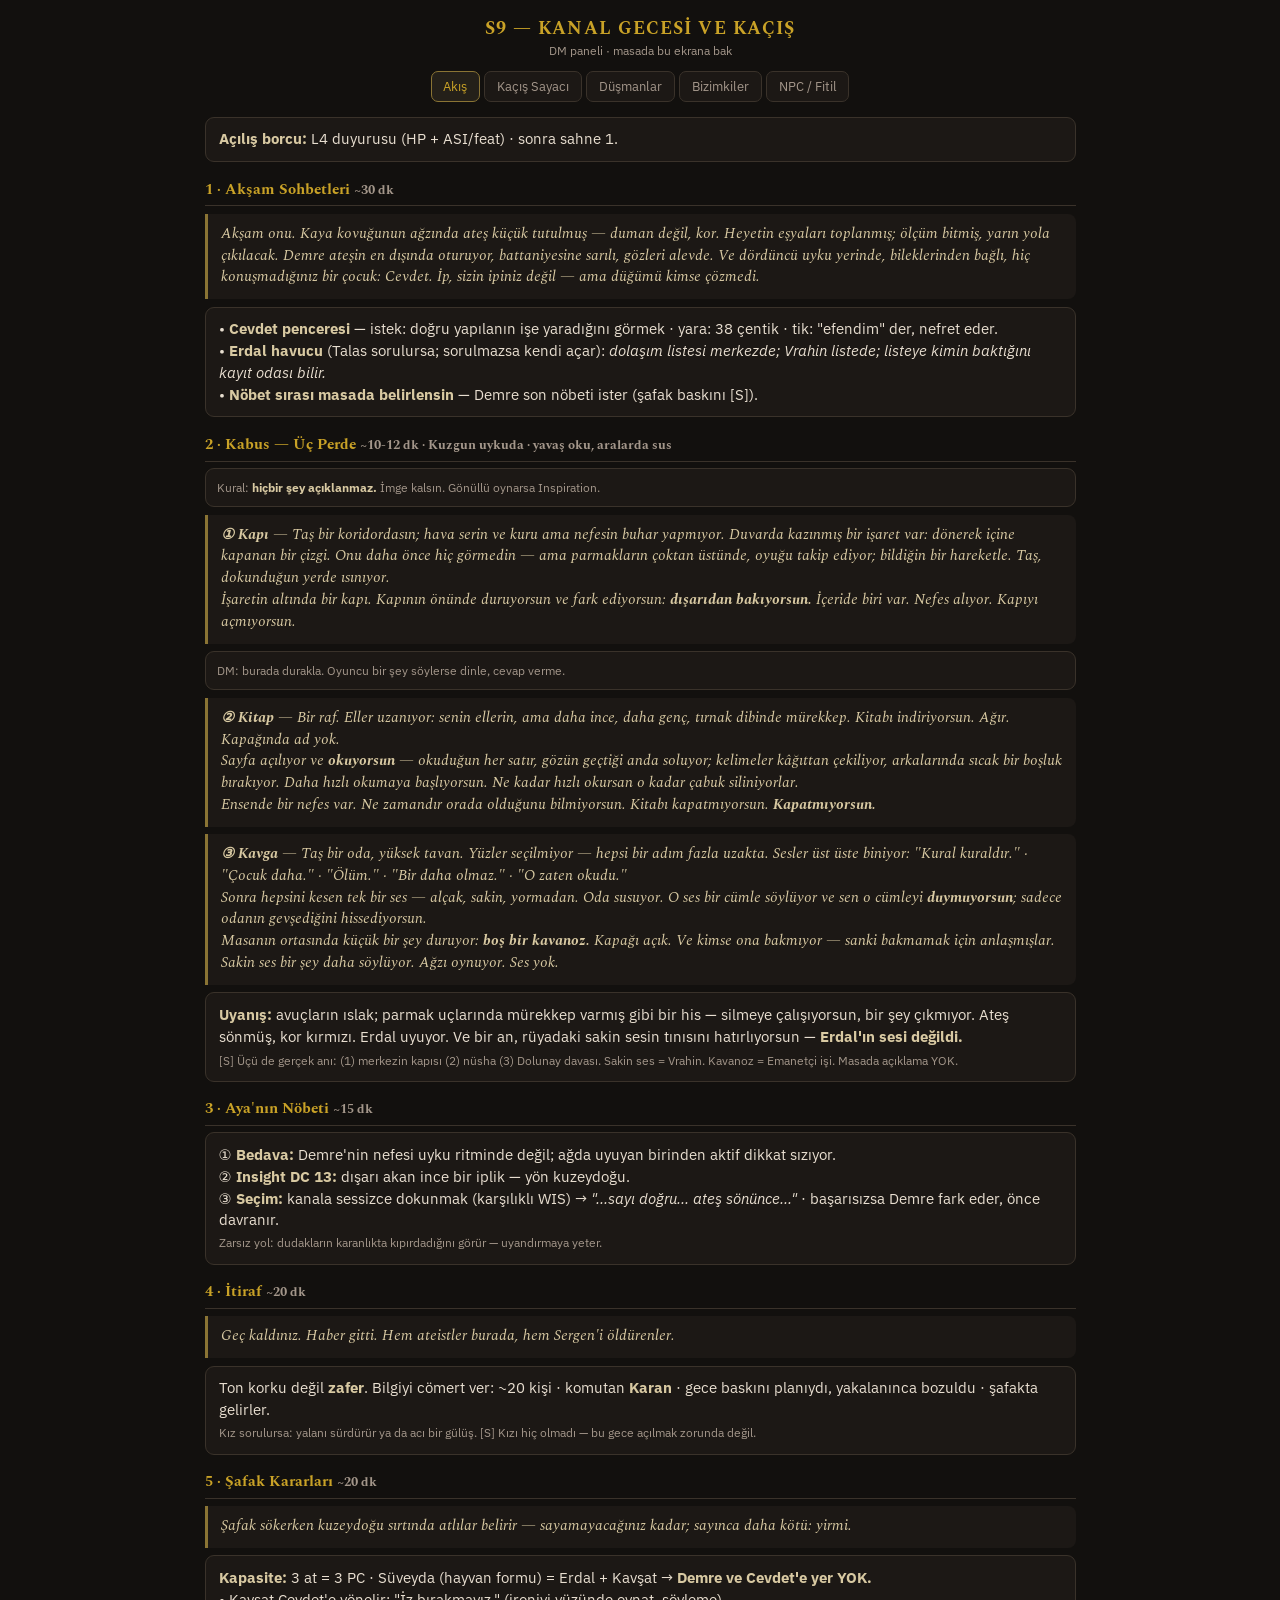
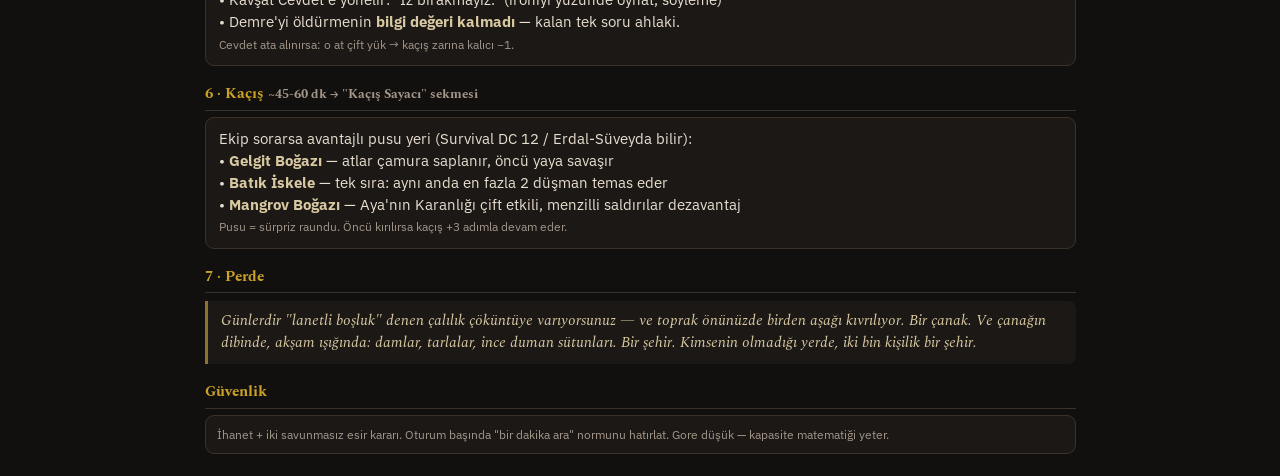
<file: oturum.html>
<!DOCTYPE html>
<html lang="tr">
<head>
<meta charset="UTF-8">
<meta name="viewport" content="width=device-width, initial-scale=1.0">
<title>S9 — Oturum Paneli</title>
<link rel="preconnect" href="https://fonts.googleapis.com">
<link rel="stylesheet" href="https://fonts.googleapis.com/css2?family=Spectral:wght@400;600;700&family=IBM+Plex+Sans:wght@400;500;600&display=swap">
<style>
  *{box-sizing:border-box;margin:0}
  body{background:#12100e;color:#e8ded0;font-family:'IBM Plex Sans',system-ui,sans-serif;
       font-size:14.5px;line-height:1.5;padding:1em;max-width:900px;margin:0 auto}
  h1{font-family:'Spectral',serif;color:#c9a227;font-size:1.25em;text-align:center;letter-spacing:.06em}
  .alt{text-align:center;color:#a3968a;font-size:.82em;margin-bottom:1em}
  .sek{display:flex;gap:.3em;margin-bottom:1em;flex-wrap:wrap;justify-content:center}
  .sek button{background:#1c1815;border:1px solid #3a322a;color:#a3968a;padding:.45em .9em;
              border-radius:7px;cursor:pointer;font-size:.9em;font-family:inherit}
  .sek button.on{background:#242019;color:#c9a227;border-color:#8a7434}
  .bolum{display:none} .bolum.on{display:block}
  h2{font-family:'Spectral',serif;color:#c9a227;font-size:1.05em;margin:1.1em 0 .4em;
     border-bottom:1px solid #3a322a;padding-bottom:.25em}
  .kart{background:#1c1815;border:1px solid #3a322a;border-radius:9px;padding:.75em .9em;margin-bottom:.6em}
  .kart b{color:#d8c9a2}
  .oku{font-family:'Spectral',serif;font-style:italic;color:#d8c9a2;background:#1c1815;
       border-left:3px solid #8a7434;padding:.7em .9em;margin:.5em 0;border-radius:0 8px 8px 0}
  .not{color:#a3968a;font-size:.86em}
  table{width:100%;border-collapse:collapse;font-size:.88em;margin:.4em 0}
  th,td{padding:.35em .45em;border-bottom:1px solid #3a322a;text-align:left}
  th{color:#a3968a;font-size:.8em;letter-spacing:.06em}
  .sb{background:#0f0d0b;border:1px solid #3a322a;border-radius:8px;padding:.7em .85em;margin-bottom:.6em}
  .sb .ad{font-family:'Spectral',serif;color:#c9a227;font-size:1.02em;font-weight:700}
  .sb .say{color:#a3968a;font-size:.85em;margin:.15em 0 .4em}
  .sb ul{margin:.3em 0 .3em 1.1em;padding:0}
  .sb li{margin:.15em 0}

  /* Kaçış sayacı */
  .pist{background:#1c1815;border:1px solid #3a322a;border-radius:10px;padding:.8em;margin-bottom:.7em}
  .pul-satir{display:flex;align-items:center;gap:.5em;margin:.45em 0}
  .pul-ad{width:5.2em;font-size:.85em;font-weight:600}
  .bar{flex:1;height:26px;background:#0f0d0b;border:1px solid #3a322a;border-radius:5px;position:relative;overflow:hidden}
  .dolgu{height:100%;transition:width .25s}
  .deger{position:absolute;inset:0;display:flex;align-items:center;justify-content:center;
         font-family:'Spectral',serif;font-size:.9em;font-weight:700;text-shadow:0 1px 3px #000}
  .mini{width:1.9em;height:1.9em;border-radius:5px;border:1px solid #3a322a;background:#242019;color:#e8ded0;cursor:pointer}
  #tur-bilgi{text-align:center;font-family:'Spectral',serif;font-size:1.05em;color:#c9a227;margin:.5em 0}
  #zar-sonuc{background:#0f0d0b;border:1px solid #3a322a;border-radius:8px;padding:.6em;
             font-size:.88em;min-height:2.6em;margin-top:.5em}
  .btn{background:#242019;border:1px solid #3a322a;color:#e8ded0;padding:.55em 1.1em;
       border-radius:7px;cursor:pointer;font-family:inherit;font-size:.92em}
  .btn.ana{background:#8a7434;border-color:#c9a227;color:#fff;font-weight:600}
  .satir{display:flex;gap:.5em;flex-wrap:wrap;justify-content:center;margin-top:.6em}
  .uyari{color:#e0a060} .iyi{color:#7da87b} .kotu{color:#c9776a}
</style>
</head>
<body>
  <h1>S9 — KANAL GECESİ VE KAÇIŞ</h1>
  <p class="alt">DM paneli · masada bu ekrana bak</p>

  <div class="sek">
    <button class="on" data-b="akis">Akış</button>
    <button data-b="kacis">Kaçış Sayacı</button>
    <button data-b="dusman">Düşmanlar</button>
    <button data-b="bizim">Bizimkiler</button>
    <button data-b="npc">NPC / Fitil</button>
  </div>

  <!-- ============ AKIŞ ============ -->
  <div class="bolum on" id="b-akis">
    <div class="kart"><b>Açılış borcu:</b> L4 duyurusu (HP + ASI/feat) · sonra sahne 1.</div>

    <h2>1 · Akşam Sohbetleri <span class="not">~30 dk</span></h2>
    <div class="oku">Akşam onu. Kaya kovuğunun ağzında ateş küçük tutulmuş — duman değil, kor. Heyetin eşyaları toplanmış; ölçüm bitmiş, yarın yola çıkılacak. Demre ateşin en dışında oturuyor, battaniyesine sarılı, gözleri alevde. Ve dördüncü uyku yerinde, bileklerinden bağlı, hiç konuşmadığınız bir çocuk: Cevdet. İp, sizin ipiniz değil — ama düğümü kimse çözmedi.</div>
    <div class="kart">
      • <b>Cevdet penceresi</b> — istek: doğru yapılanın işe yaradığını görmek · yara: 38 çentik · tik: "efendim" der, nefret eder.<br>
      • <b>Erdal havucu</b> (Talas sorulursa; sorulmazsa kendi açar): <i>dolaşım listesi merkezde; Vrahin listede; listeye kimin baktığını kayıt odası bilir.</i><br>
      • <b>Nöbet sırası masada belirlensin</b> — Demre son nöbeti ister (şafak baskını [S]).
    </div>

    <h2>2 · Kabus — Üç Perde <span class="not">~10-12 dk · Kuzgun uykuda · yavaş oku, aralarda sus</span></h2>
    <div class="kart not">Kural: <b>hiçbir şey açıklanmaz.</b> İmge kalsın. Gönüllü oynarsa Inspiration.</div>

    <div class="oku"><b>① Kapı</b> — Taş bir koridordasın; hava serin ve kuru ama nefesin buhar yapmıyor. Duvarda kazınmış bir işaret var: dönerek içine kapanan bir çizgi. Onu daha önce hiç görmedin — ama parmakların çoktan üstünde, oyuğu takip ediyor; bildiğin bir hareketle. Taş, dokunduğun yerde ısınıyor.<br>İşaretin altında bir kapı. Kapının önünde duruyorsun ve fark ediyorsun: <b>dışarıdan bakıyorsun.</b> İçeride biri var. Nefes alıyor. Kapıyı açmıyorsun.</div>
    <div class="kart not">DM: burada durakla. Oyuncu bir şey söylerse dinle, cevap verme.</div>

    <div class="oku"><b>② Kitap</b> — Bir raf. Eller uzanıyor: senin ellerin, ama daha ince, daha genç, tırnak dibinde mürekkep. Kitabı indiriyorsun. Ağır. Kapağında ad yok.<br>Sayfa açılıyor ve <b>okuyorsun</b> — okuduğun her satır, gözün geçtiği anda soluyor; kelimeler kâğıttan çekiliyor, arkalarında sıcak bir boşluk bırakıyor. Daha hızlı okumaya başlıyorsun. Ne kadar hızlı okursan o kadar çabuk siliniyorlar.<br>Ensende bir nefes var. Ne zamandır orada olduğunu bilmiyorsun. Kitabı kapatmıyorsun. <b>Kapatmıyorsun.</b></div>

    <div class="oku"><b>③ Kavga</b> — Taş bir oda, yüksek tavan. Yüzler seçilmiyor — hepsi bir adım fazla uzakta. Sesler üst üste biniyor: <i>"Kural kuraldır."</i> · <i>"Çocuk daha."</i> · <i>"Ölüm."</i> · <i>"Bir daha olmaz."</i> · <i>"O zaten okudu."</i><br>Sonra hepsini kesen tek bir ses — alçak, sakin, yormadan. Oda susuyor. O ses bir cümle söylüyor ve sen o cümleyi <b>duymuyorsun</b>; sadece odanın gevşediğini hissediyorsun.<br>Masanın ortasında küçük bir şey duruyor: <b>boş bir kavanoz.</b> Kapağı açık. Ve kimse ona bakmıyor — sanki bakmamak için anlaşmışlar.<br>Sakin ses bir şey daha söylüyor. Ağzı oynuyor. Ses yok.</div>

    <div class="kart"><b>Uyanış:</b> avuçların ıslak; parmak uçlarında mürekkep varmış gibi bir his — silmeye çalışıyorsun, bir şey çıkmıyor. Ateş sönmüş, kor kırmızı. Erdal uyuyor. Ve bir an, rüyadaki sakin sesin tınısını hatırlıyorsun — <b>Erdal'ın sesi değildi.</b>
      <div class="not" style="margin-top:.3em">[S] Üçü de gerçek anı: (1) merkezin kapısı (2) nüsha (3) Dolunay davası. Sakin ses = Vrahin. Kavanoz = Emanetçi işi. Masada açıklama YOK.</div></div>

    <h2>3 · Aya'nın Nöbeti <span class="not">~15 dk</span></h2>
    <div class="kart">
      ① <b>Bedava:</b> Demre'nin nefesi uyku ritminde değil; ağda uyuyan birinden aktif dikkat sızıyor.<br>
      ② <b>Insight DC 13:</b> dışarı akan ince bir iplik — yön kuzeydoğu.<br>
      ③ <b>Seçim:</b> kanala sessizce dokunmak (karşılıklı WIS) → <i>"...sayı doğru... ateş sönünce..."</i> · başarısızsa Demre fark eder, önce davranır.<br>
      <span class="not">Zarsız yol: dudakların karanlıkta kıpırdadığını görür — uyandırmaya yeter.</span>
    </div>

    <h2>4 · İtiraf <span class="not">~20 dk</span></h2>
    <div class="oku">Geç kaldınız. Haber gitti. Hem ateistler burada, hem Sergen'i öldürenler.</div>
    <div class="kart">Ton korku değil <b>zafer</b>. Bilgiyi cömert ver: ~20 kişi · komutan <b>Karan</b> · gece baskını planıydı, yakalanınca bozuldu · şafakta gelirler.<br>
      <span class="not">Kız sorulursa: yalanı sürdürür ya da acı bir gülüş. [S] Kızı hiç olmadı — bu gece açılmak zorunda değil.</span></div>

    <h2>5 · Şafak Kararları <span class="not">~20 dk</span></h2>
    <div class="oku">Şafak sökerken kuzeydoğu sırtında atlılar belirir — sayamayacağınız kadar; sayınca daha kötü: yirmi.</div>
    <div class="kart">
      <b>Kapasite:</b> 3 at = 3 PC · Süveyda (hayvan formu) = Erdal + Kavşat → <b>Demre ve Cevdet'e yer YOK.</b><br>
      • Kavşat Cevdet'e yönelir: "İz bırakmayız." (ironiyi yüzünde oynat, söyleme)<br>
      • Demre'yi öldürmenin <b>bilgi değeri kalmadı</b> — kalan tek soru ahlaki.<br>
      <span class="not">Cevdet ata alınırsa: o at çift yük → kaçış zarına kalıcı −1.</span>
    </div>

    <h2>6 · Kaçış <span class="not">~45-60 dk → "Kaçış Sayacı" sekmesi</span></h2>
    <div class="kart">Ekip sorarsa avantajlı pusu yeri (Survival DC 12 / Erdal-Süveyda bilir):<br>
      • <b>Gelgit Boğazı</b> — atlar çamura saplanır, öncü yaya savaşır<br>
      • <b>Batık İskele</b> — tek sıra: aynı anda en fazla 2 düşman temas eder<br>
      • <b>Mangrov Boğazı</b> — Aya'nın Karanlığı çift etkili, menzilli saldırılar dezavantaj<br>
      <span class="not">Pusu = sürpriz raundu. Öncü kırılırsa kaçış +3 adımla devam eder.</span></div>

    <h2>7 · Perde</h2>
    <div class="oku">Günlerdir "lanetli boşluk" denen çalılık çöküntüye varıyorsunuz — ve toprak önünüzde birden aşağı kıvrılıyor. Bir çanak. Ve çanağın dibinde, akşam ışığında: damlar, tarlalar, ince duman sütunları. Bir şehir. Kimsenin olmadığı yerde, iki bin kişilik bir şehir.</div>

    <h2>Güvenlik</h2>
    <div class="kart not">İhanet + iki savunmasız esir kararı. Oturum başında "bir dakika ara" normunu hatırlat. Gore düşük — kapasite matematiği yeter.</div>
  </div>

  <!-- ============ KAÇIŞ SAYACI ============ -->
  <div class="bolum" id="b-kacis">
    <div id="tur-bilgi">Tur 0 / 20</div>
    <div class="pist">
      <div class="pul-satir">
        <span class="pul-ad" style="color:#c9a227">ÖNCÜ +2</span>
        <div class="bar"><div class="dolgu" id="d-oncu" style="background:#8a7434"></div><span class="deger" id="v-oncu">5</span></div>
        <button class="mini" onclick="elle('oncu',-1)">−</button><button class="mini" onclick="elle('oncu',1)">+</button>
      </div>
      <div class="pul-satir">
        <span class="pul-ad" style="color:#b3542e">ORTA +0</span>
        <div class="bar"><div class="dolgu" id="d-orta" style="background:#8a4030"></div><span class="deger" id="v-orta">5</span></div>
        <button class="mini" onclick="elle('orta',-1)">−</button><button class="mini" onclick="elle('orta',1)">+</button>
      </div>
      <div class="pul-satir">
        <span class="pul-ad" style="color:#8a9db3">AĞIR −2</span>
        <div class="bar"><div class="dolgu" id="d-agir" style="background:#4a5766"></div><span class="deger" id="v-agir">5</span></div>
        <button class="mini" onclick="elle('agir',-1)">−</button><button class="mini" onclick="elle('agir',1)">+</button>
      </div>
      <div class="satir">
        <button class="btn ana" onclick="turAt()">🎲 Turu at</button>
        <button class="btn" onclick="sifirla()">Yeni kaçış</button>
      </div>
      <div id="zar-sonuc" class="not">Ekip 5 adım önde. "Turu at" → ekip d20 · öncü d20+2 · orta d20 · ağır d20−2. Kazanan yönde fark ±1 değişir; eşitlik sabit.</div>
    </div>
    <div class="kart not">
      <b>Yakalanma:</b> bir pul 0'a inerse ekip yerinde çakılır → savaş. Üç grup ayrı ayrı savaşır:
      Savaş biterse kaçış <b>kaldığı yerden devam eder</b>; savaş <b>5 raundu geçerse</b> sıradaki grup da yetişir.<br>
      <b>20 tur dolarsa:</b> merkez menzili — Karan durur, tarif defterine bakar, ekibi bir kez süzer, geri döner.
    </div>
  </div>

  <!-- ============ DÜŞMANLAR ============ -->
  <div class="bolum" id="b-dusman">
    <div class="kart"><b>Kaynak: SRD 5.2.1 (2024) statblokları</b> — reskin, sayılar resmî ("X/gün" formatı; masada slot yönetimi yok).<br>
      <b>⚠ Bu savaşlar ölümcül olabilir:</b> PC-ölmez vanası bu oturumda kapalı. Öncünün emri "canlı getir" — gövde gelirse o emir düşer.</div>

    <div class="kart" style="border-color:#8a7434">
      <b>★ DALGA MANTIĞI — üç AYRI savaş, arka arkaya</b><br>
      Üç grup aynı anda gelmez. Kaçış sayacında hangi pul 0'a inerse <b>o grup yetişir ve savaş başlar.</b> Savaş biterse (grup kırılır ya da çekilir) <b>kaçış kaldığı yerden devam eder</b> — ama kaynakların yanmış olur.<br>
      <b>Uzarsa ceza:</b> savaş <b>5 raundu geçerse</b> sıradaki grup da yetişir ve katılır. Yani "hızlı bitir" baskısı gerçek.<br><br>
      <b>Tasarım hedefi (Yigit):</b> dinlenmeden üçünü üst üste kazanmak <b>mümkün olmamalı.</b><br>
      • <b>1. savaş (öncü, ~3100 XP):</b> dinlenmiş ekip kazanır — ama Karya'nın slotları, Aya'nın Focus'u, Süveyda'nın Wild Shape'i yanar.<br>
      • <b>2. savaş (orta gövde, ~1900 XP ama 10 aksiyon/raund):</b> yorgun ekip için gerçek tehlike. Burada düşen olabilir.<br>
      • <b>3. savaş (ağır uç, ~2900 XP):</b> tükenmiş ekip için <b>kazanılamaz</b> — çıkış yolu kaçmak, teslim olmak ya da pazarlık (Karan teklif eder).<br>
      <span class="not">Kısa dinlenme (1 saat) kaçış sırasında mümkün DEĞİL — kovalayan durmuyor. Tek istisna: bir grubu kırıp 20 tur dolarsa merkez menzilinde soluklanırlar.</span>
    </div>

    <h2>🟡 ÖNCÜ — 6 kişi <span class="not">+2 hızlı · savaşa ilk bunlar girer · ~3100 XP</span></h2>

    <div class="sb"><div class="ad">⛨ Şifa Rahibi ×2 <span class="not">SRD: Priest · CR 2 (450 XP) · ÖNCE BUNLARI İNDİR</span></div>
      <div class="say">AC 13 (zincir gömlek) · <b>HP 38</b> (7d8+7) · Hız 30 · Büyü DC 13 · Passive Perc 15<br>
        STR 16(+3) DEX 10(+0) CON 12(+1) INT 13(+1) WIS 16(+3) CHA 13(+1)</div>
      <ul>
        <li><b>Çoklu saldırı:</b> Topuz ve/veya Kutsal Alev'den <b>2 saldırı</b></li>
        <li><b>Topuz</b> +5, 5 ft: 6 (1d6+3) ezici <b>+ 5 (2d4) radiant</b></li>
        <li><b>Kutsal Alev</b> +5, 60 ft: <b>11 (2d10) radiant</b></li>
        <li><b>Büyü (istediği kadar):</b> Light, Thaumaturgy</li>
        <li><b>1/gün:</b> <b>Spirit Guardians</b> — 15 ft alan, giren/turuna orada başlayan WIS save 13 → 3d8 radiant (başarı yarısı), hız yarıya iner ⚠ alan kontrolü</li>
        <li><b>İlahi Yardım — 3/gün (BONUS aksiyon):</b> Bless · Healing Word · Lesser Restoration · Dispel Magic'ten biri</li>
        <li class="not">Taktik: açılış Bless; sonra Spirit Guardians ile ön hattı kilitler; düşeni Healing Word ile kaldırır. <b>İki rahip = 6 iyileştirme/destek</b> — menzilden kesilmezse savaş bitmez.</li>
      </ul></div>

    <div class="sb"><div class="ad">🛡 Ağır Süvari ×2 <span class="not">SRD: Warrior Veteran · CR 3 (700 XP)</span></div>
      <div class="say">AC 17 (parçalı zırh) · <b>HP 65</b> (10d8+20) · Hız 30 · Passive Perc 12<br>
        STR 16(+3) DEX 13(+1) CON 14(+2) · Athletics +5</div>
      <ul>
        <li><b>Çoklu saldırı:</b> 2× büyük kılıç ya da ağır arbalet</li>
        <li><b>Büyük kılıç</b> +5, 5 ft: <b>10 (2d6+3)</b> kesici</li>
        <li><b>Ağır arbalet</b> +3, 100/400: <b>12 (2d10+1)</b> delici</li>
        <li><b>Reaksiyon — Parry:</b> melee saldırı isabet ettiğinde AC'sine <b>+2</b> (ıskaya çevirebilir)</li>
        <li class="not">Ön duvar. Kaçmaya çalışana fırsat saldırısı. HP 65 — hızlı düşmez, ekibi oyalar.</li>
      </ul></div>

    <div class="sb"><div class="ad">🏹 Ağcı İzci ×1 <span class="not">SRD: Scout · CR ½ (100 XP) + ev kuralı ağ</span></div>
      <div class="say">AC 13 (deri) · HP 16 · Hız 30 · Stealth +6, Perception +5, Survival +5</div>
      <ul>
        <li><b>Çoklu saldırı:</b> kısa kılıç ve/veya uzun yay'dan 2 saldırı</li>
        <li><b>Uzun yay</b> +4, 150/600: 6 (1d8+2) delici · <b>Kısa kılıç</b> +4: 5 (1d6+2)</li>
        <li><b>Ağ ×2</b> (ev kuralı, 5/15 ft): isabet → <b>RESTRAINED</b>; kurtulma aksiyon + STR (Athletics) DC 10 ya da ağa 5 kesme hasarı (AC 10). Ağ atan o tur başka saldırı yapamaz.</li>
        <li class="not">Önce atları hedefler (kaçışı kesmek görevi), sonra en hızlı PC'yi ağlar.</li>
      </ul></div>

    <div class="sb"><div class="ad">⚔ Çavuş ×1 <span class="not">SRD: Knight · CR 3 (700 XP) · moral çapası</span></div>
      <div class="say">AC 18 (plaka) · <b>HP 52</b> (8d8+16) · Hız 30 · <b>Korkutulamaz</b> (Immunity: Frightened)<br>
        STR 16(+3) CON 14(+2/save +4) CHA 15(+2)</div>
      <ul>
        <li><b>Çoklu saldırı:</b> 2× büyük kılıç ya da ağır arbalet</li>
        <li><b>Büyük kılıç</b> +5: <b>10 (2d6+3) kesici + 4 (1d8) radiant</b></li>
        <li><b>Ağır arbalet</b> +2, 100/400: 11 (2d10) + 4 (1d8) radiant</li>
        <li><b>Reaksiyon — Parry:</b> AC +2 (o saldırıya karşı)</li>
        <li><b>Komut</b> (ev kuralı, 1/savaş): 30 ft müttefikler bir sonraki saldırıda +1d4, o tur korkutulamaz</li>
      </ul></div>

    <div class="kart not"><b>Öncü toplamı: HP 273 · saldırı sayısı/raund ≈ 11.</b> Parti+heyet DPR'ı ~70-90 → 3-4 raund. <b>Moral:</b> çavuş VE bir rahip düşerse kalanlar çekilir.</div>

    <h2>🔴 ORTA GÖVDE — 10 kişi <span class="not">2. SAVAŞ · pul 0'a inince yetişir · ~1900 XP + 10 aksiyon/raund</span></h2>
    <div class="sb"><div class="ad">Asayiş Bölüğü <span class="not">SRD: 6× Guard (CR 1/8) + 2× Scout (CR ½) + 2× Warrior Veteran (CR 3)</span></div>
      <div class="say">Muhafız: AC 16 · HP 11 · Mızrak +3, 4 (1d6+1) — 20/60 fırlatılabilir<br>
        İzci: AC 13 · HP 16 · 2 saldırı, uzun yay +4 (1d8+2)<br>
        Veteran ×2: yukarıdaki Ağır Süvari ile aynı</div>
      <ul>
        <li><b>GRUP ZARI (masada hızlı yöntem):</b> 5'li grup tek zar atar: +4, isabet → <b>2d8+4</b>. Gruba 25 hasar = 1 asker düşer; grup yarılanınca hasar yarıya iner.</li>
        <li><b>Kuşatma:</b> grup bir PC'ye bitişikse o PC'nin kaçış hareketi fırsat saldırısı yer.</li>
        <li><b>Ok yağmuru</b> (izciler, 1/savaş): 20 ft alan, DEX save 13 → 3d6 delici (başarı yarısı).</li>
        <li class="not">Moral yok — sayı onların moralidir. Girmeleri = "bitirin ya da kaçın" sinyali.</li>
      </ul></div>

    <h2>⚫ AĞIR UÇ — 4 kişi <span class="not">3. SAVAŞ · ~2900 XP — tükenmiş ekip için KAZANILAMAZ</span></h2>
    <div class="sb"><div class="ad">KARAN <span class="not">SRD: Guard Captain · CR 4 (1100 XP) — sahada dövüşmez, sağ kalır</span></div>
      <div class="say">AC 18 (göğüslük + kalkan) · <b>HP 75</b> (10d8+30) · Init +4<br>STR 18(+4) DEX 14(+2) CON 16(+3) WIS 14(+2) · Athletics +6, Perception +4</div>
      <ul>
        <li><b>Çoklu saldırı:</b> 2× uzun kılıç +6, 8 (1d8+4) · <b>Cirit</b> +6, 30/120</li>
        <li>Bağırmaz; sesi düz taşınır, eldivenini düzeltir, emri sayıyla verir ("Üç. Sola.")</li>
        <li><b>Teklif eder:</b> "Atları bırakın, kadını bırakın, gidin." (Demre'yi kastediyor)</li>
        <li class="not">Tasarım çizgisi: bu oturumda ölmez, dövüşe girmez — S10+ düşmanı. Statı, ekip ısrar ederse elinde olsun diye burada.</li>
      </ul></div>
    <div class="sb"><div class="ad">Zırhlı Kıdemli ×2 <span class="not">SRD: Knight · CR 3</span></div>
      <div class="say">AC 18 · HP 52 · Korkutulamaz · 2× büyük kılıç +5, 10 (2d6+3) + 4 (1d8) radiant · Parry</div>
      <ul><li class="not">Bunlar tutmaya değil bitirmeye gelir. Görünmeleri = "kaç" demek.</li></ul></div>
    <div class="sb"><div class="ad">TUNA — "Kanal" <span class="not">[S] Sular'lı telepat · SRD: Priest Acolyte · CR ¼</span></div>
      <div class="say">AC 13 · HP 11 · Topuz +4, 5 (1d6+2) + 2 (1d4) radiant · Divine Aid 1/gün</div>
      <ul>
        <li>Savaşmaz; Karan onu ortada koruma altında tutar. Telepati alıcısı — müfrezenin en değerli ve en kırılgan varlığı.</li>
        <li class="not">[S] Aya ağda onu hissedebilir — iki Sular'lı, iki tarafta.</li>
      </ul></div>

    <div class="kart"><b>Ölçekleme:</b> çok zor gidiyorsa → rahiplerden biri Spirit Guardians'ı hiç kullanmaz, orta gövde 7. raunda kayar. Kolay gidiyorsa → orta gövde 3. raundda, ağcı iki ağı birden atar.<br>
      <b>Yağma (öncü kırılırsa, 1 raund):</b> 2 Şifa İksiri · Sezgir nişanları · 2 ağ · 2 zincir gömlek (50g) · 1 plaka zırh (damgalı, 1500g ama satılamaz).</div>
  </div>

  <!-- ============ BİZİMKİLER ============ -->
  <div class="bolum" id="b-bizim">
    <div class="kart"><b>⚠ Kanon notu:</b> Heyetin eski taslak statları "canavar tarzı"ydı ve STATE'teki sınıflarla çelişiyordu. Aşağıdakiler <b>sınıf-tabanlı, 5e-uyumlu</b> hâlleri (STATE: Erdal Wizard 7 · Süveyda Druid 7 · Kavşat Artificer 7). Büyü slotları resmî sınıf tablosundan.<br>
      <b>Kaçışta:</b> 3 at = 3 PC · Süveyda hayvan formunda Erdal + Kavşat'ı taşır (o tur savaşamaz — ya taşır ya döner).</div>

    <h2>Parti — L4 <span class="not">kesin değerler Karakterler sekmesinde</span></h2>
    <div class="sb"><div class="ad">KARYA — Cleric 4 (War Domain)</div>
      <div class="say">AC 16 · HP ~31 · Büyü DC 12 · Saldırı +4 · Prof +2</div>
      <ul>
        <li><b>Slot: 4× 1.sv · 3× 2.sv</b> | <b>Channel Divinity 2/kısa dinlenme</b> (Guided Strike / Divine Spark / Turn Undead — ortak havuz)</li>
        <li>Hazır büyüler: Bless · Healing Word · Command · Create or Destroy Water · Aid · Hold Person (+ Domain: Divine Favor, Shield of Faith, Magic Weapon, Spiritual Weapon)</li>
        <li><b>War Priest 2/gün:</b> Attack action aldığı turda bonus aksiyonla 1 saldırı daha</li>
        <li><b>◆ Kefe</b> 1/long rest + 2.sv slot — bedel: dinlenene dek tüm save'ler dezavantajlı</li>
      </ul></div>
    <div class="sb"><div class="ad">AYA — Monk 4 (Warrior of Shadow)</div>
      <div class="say">AC 14+ · HP ~27 · Focus DC 12</div>
      <ul>
        <li><b>Focus 4/kısa dinlenme</b> · Martial Arts 1d6 · her tur bedava bonus yumruk</li>
        <li><b>Darkness</b> (1 Focus): 15 ft küre, içinde yalnız O görür · <b>Flurry</b> (1) · <b>Patient Defense</b> (1) · <b>Step of the Wind</b> (1)</li>
        <li><b>Deflect Attacks</b> (reaksiyon): 1d10+DEX+seviye hasar azaltır</li>
      </ul></div>
    <div class="sb"><div class="ad">KUZGUN — Rogue 4 (Arcane Trickster)</div>
      <div class="say">AC 13 · HP ~23 · Büyü DC 12</div>
      <ul>
        <li><b>Slot: 3× 1.sv</b> — Disguise Self · Silent Image · Charm Person | cantrip: Mage Hand, Minor Illusion, Message</li>
        <li><b>Sneak Attack 2d6</b> (turda 1) · <b>Cunning Action</b> · <b>Steady Aim</b> · Mastery: Nick / Vex</li>
      </ul></div>

    <h2>Heyet — DM oynatır <span class="not">sınıf-tabanlı, tam liste</span></h2>

    <div class="sb"><div class="ad">ERDAL — Wizard 7 (Abjuration) <span class="not">58 yaş · kayıt tutan</span></div>
      <div class="say">AC 15 (Mage Armor) · <b>HP 40</b> (7d6+14) · Hız 30 · Init +1<br>
        STR 10 DEX 12(+1) CON 14(+2) <b>INT 17(+3)</b> WIS 14(+2) CHA 12(+1) · Save INT +6, WIS +5<br>
        <b>Büyü DC 14 · Saldırı +6 · Prof +3</b></div>
      <ul>
        <li><b>SLOTLAR: 4× 1.sv · 3× 2.sv · 3× 3.sv · 1× 4.sv</b></li>
        <li><b>Cantrip:</b> Fire Bolt (+6, 2d10) · Mage Hand · Prestidigitation · Message</li>
        <li><b>1.sv:</b> Shield (reaksiyon, +5 AC) · Mage Armor · Magic Missile (3×1d4+1, otomatik isabet) · Detect Magic</li>
        <li><b>2.sv:</b> Misty Step (bonus, 30 ft ışınlanma) · Hold Person (WIS 14, paralyzed) · Suggestion</li>
        <li><b>3.sv:</b> <b>Counterspell</b> (reaksiyon — büyü iptal) · Dispel Magic · Fireball (8d6, DEX 14)</li>
        <li><b>4.sv:</b> <b>Banishment</b> (CHA save 14 → 1 dk başka düzleme sürer) — bir düşmanı savaştan çıkarma kartı</li>
        <li><b>★ Arcane Ward</b> (Abjuration): abjuration büyüsü yaptığında 2×7+3 = <b>17 puanlık kalkan</b> — hasarı önce bu emer, o bitince canı gider</li>
        <li class="not">Taktik: Shield/Counterspell ile ayakta kalır, Hold Person ile kilitler, gerçekten sıkışırsa Fireball. Kaçana vurmaz; her turun başında "Durun, konuşalım" teklifini yineler.</li>
      </ul></div>

    <div class="sb"><div class="ad">SÜVEYDA — Druid 7 (Circle of the Moon) <span class="not">44 yaş · gücü hayattan, tanrıdan değil</span></div>
      <div class="say">AC 14 (dövülmüş deri) · <b>HP 52</b> (7d8+21) · Hız 30 · Init +2<br>
        STR 12 DEX 14(+2) CON 16(+3) INT 13(+1) <b>WIS 18(+4)</b> CHA 10 · Save INT +4, WIS +7<br>
        <b>Büyü DC 15 · Saldırı +7 · Prof +3 · doğa büyüsü — tanrı-kör bölgede ÇALIŞIR</b></div>
      <ul>
        <li><b>SLOTLAR: 4× 1.sv · 3× 2.sv · 3× 3.sv · 1× 4.sv</b></li>
        <li><b>★ Wild Shape 2/kısa dinlenme</b> — <b>Ayı/boğa formu:</b> AC 13, <b>+45 geçici HP</b>, 2× pençe +7, 2d6+4 ezici, itme/devirme (STR 15) · <b>Kuş formu:</b> uçuş 60, Algı +7, Gizlilik +8 (kaçışta iki kişiyi taşıyan form: büyük memeli)</li>
        <li><b>Cantrip:</b> Druidcraft · Produce Flame (+7, 2d8) · Shillelagh</li>
        <li><b>1.sv:</b> <b>Fog Cloud</b> (20 ft örtü — kaçış penceresi) · Cure Wounds (2d8+4) · Healing Word (bonus, 2d4+4) · Entangle (bitki yoksa çalışmaz)</li>
        <li><b>2.sv:</b> <b>Moonbeam</b> (5 ft sütun, CON 15, 2d10 radiant, her tur hareket ettirilir) · <b>Pass Without Trace</b> (+10 Stealth, tüm grup — kaçışta altın) · Barkskin · Gust of Wind</li>
        <li><b>3.sv:</b> <b>Call Lightning</b> (10 dk, her tur aksiyon: 3d10 DEX 15) · <b>Wind Wall</b> (ok/menzil kalkanı, 3d8) · Dispel Magic</li>
        <li><b>4.sv:</b> <b>Polymorph</b> (bir düşmanı zararsız hayvana çevirir, WIS 15) ya da Stoneskin</li>
        <li class="not">Taktik: kimseyi öldürmeye çalışmaz, <b>dövüşü bitirmeye</b> çalışır. Sıra: Pass Without Trace/Fog Cloud → ayrıştır (Gust/Moonbeam) → gerekirse ayı formunda hattı tut. Dövüş biterse düşmanı da iyileştirir.</li>
      </ul></div>

    <div class="sb"><div class="ad">KAVŞAT — Artificer 7 (Artillerist) <span class="not">51 yaş · alet yapan</span></div>
      <div class="say">AC 17 (yaptığı plakalı deri + kalkan) · <b>HP 52</b> (7d8+21) · Hız 30 · Init +3<br>
        STR 14 DEX 16(+3) CON 16(+3) <b>INT 16(+3)</b> WIS 12(+1) CHA 8 · Save CON +6, INT +6<br>
        <b>Büyü DC 14 · Saldırı +6 · Prof +3</b></div>
      <ul>
        <li><b>SLOTLAR: 4× 1.sv · 3× 2.sv</b> (yarı-büyücü)</li>
        <li><b>★ Eldritch Cannon</b> (bonus aksiyon, 1/kısa dinlenme · AC 18, HP 35, 1 saat): her tur <b>bonus aksiyonla</b> ateşlenir —<br>
          &nbsp;&nbsp;• <b>Force Ballista:</b> 120 ft, +6, <b>2d8 force</b> + 5 ft geri itme<br>
          &nbsp;&nbsp;• <b>Flamethrower:</b> 15 ft koni, DEX 14 → <b>2d8 ateş</b> (başarı yarısı)<br>
          &nbsp;&nbsp;• <b>Protector:</b> 10 ft içindeki herkese <b>1d8+3 geçici HP</b></li>
        <li><b>Tekrarlı arbalet</b> (kendi yapımı) +6, 80/320: 1d10+3 delici · <b>2 saldırı</b> (Extra Attack yok — ama silahı iki yuvalı, ev kuralı)</li>
        <li><b>Cantrip:</b> Fire Bolt · Mending · Mage Hand</li>
        <li><b>1.sv:</b> Faerie Fire (advantage kaynağı) · Catapult (3d8) · Absorb Elements · Cure Wounds</li>
        <li><b>2.sv:</b> <b>Web</b> (20 ft, DEX 14 → restrained) · Heat Metal (2d8/tur, zırhı yakar) · Enhance Ability</li>
        <li><b>★ Infusions</b> (kendi yaptığı aletler): Enhanced Weapon (+1) · Bag of Holding · Goggles of Night · <b>Repeating Shot</b> (mühimmat gerekmez)</li>
        <li><b>Serilmiş saha</b> (ev kuralı, 3 kullanım/gün, bonus): kement (DEX 14 → restrained) · sersemletici (10 ft, CON 13 → 1 tur sağır) · duman (15 ft, içinden o görür)</li>
        <li class="not">Taktik: topu kurar, menzil tutar, melee'ye girmez. Yaralı düşene ateş etmez. [S] Cevdet'e bıçak çeken bu adam.</li>
      </ul></div>

    <h2>Yanımızdaki iki sivil</h2>
    <div class="sb"><div class="ad">DEMRE <span class="not">Sular · Sorcerer 5 · [S] Sezgir ajanı</span></div>
      <div class="say">AC 12 · HP 32 (5d6+15) · <b>Büyü DC 14 · Saldırı +6</b> · CHA 18(+4) · Slot: 4× 1.sv · 3× 2.sv · 2× 3.sv</div>
      <ul>
        <li><b>Telepati (halk yeteneği):</b> yalnız Sular↔Sular. Aya'ya <b>yalan söyleyemez</b>; Karya/Kuzgun'a kör.</li>
        <li>Cantrip: Mind Sliver (INT 14 → 1d6 + sonraki save'e −1d4) · Message · Prestidigitation</li>
        <li>1.sv: Shield · Sleep · Charm Person | 2.sv: Hold Person · Misty Step | 3.sv: <b>Counterspell</b> · Fear</li>
        <li class="not"><b>Bağlıyken büyü yapamaz</b> (el ve ses gerekir — ağzı kapatılmalı!). Serbest kalırsa Misty Step ile kaçar, Karan'a koşar.</li>
      </ul></div>
    <div class="sb"><div class="ad">CEVDET <span class="not">Ova · Paladin 1 · bağlı esir</span></div>
      <div class="say">AC 12 (zırhsız) · HP 12 (1d10+2) · CHA 14</div>
      <ul>
        <li>Bağlıyken hiçbir şey yapamaz. Çözülürse: uzun kılıç +4, 1d8+2 · <b>Lay on Hands havuz 5</b> · Divine Sense</li>
        <li class="not">Duası çalışmıyor (burada da, ölü bölgede de). Kaçarsa Ova yönüne koşar.</li>
      </ul></div>
  </div>

  <!-- ============ NPC / FİTİL ============ -->
  <div class="bolum" id="b-npc">
    <h2>NPC masası <span class="not">istek / yara / tik</span></h2>
    <table>
      <tr><th>Kim</th><th>İstek</th><th>Yara</th><th>Tik</th></tr>
      <tr><td><b>Demre</b> [S: ajan]</td><td>Görevi bitir, hayatta kal</td><td>Ölülerine yetişemedi (gerçek yas)</td><td>Öfkelenince sesi alçalır</td></tr>
      <tr><td><b>Cevdet</b></td><td>Doğrunun işe yaradığını görmek</td><td>38 çentik</td><td>"Efendim" der, nefret eder</td></tr>
      <tr><td><b>Erdal</b></td><td>Kayıt tutmak</td><td>Dolunay davasının kâtibi</td><td>Yalanı düzeltmez, not alır</td></tr>
      <tr><td><b>Süveyda</b></td><td>Dengeyi kendi bulmak</td><td>Dağ'ı bırakışı [açık]</td><td>Beş saniye bekleyip cevaplar</td></tr>
      <tr><td><b>Kavşat</b></td><td>Ekibi hayatta tutmak</td><td>Eleme günü [S]</td><td>Sevgi dili: önüne yemek koymak</td></tr>
      <tr><td><b>Karan</b> (uzak)</td><td>Faili götürmek</td><td>Sergen onun yetiştirmesiydi</td><td>Eldivenini düzeltir, emri sayıyla verir</td></tr>
    </table>
    <div class="kart not">Karan sahada <b>dövüşmez, sağ kalır.</b> Uzaktan izler; çekilirken ekibi bir kez süzer — artık yüzleri ve yönü biliyor.</div>

    <h2>Fitil rafı</h2>
    <div class="kart">
      ① <b>Sergen'in yüzüğü</b> — asayiş rütbe yüzüğü: kılık/otorite blöfü için hazır koz.<br>
      ② <b>Cevdet ata alınırsa</b> — çift yük: kaçış zarına kalıcı −1.<br>
      ③ <b>Aya dokunuşta yakalanırsa</b> — Demre önce çığlık atar: kanıtsız sosyal kaos.
    </div>

    <h2>Sırlar <span class="not">teslimat-bağımsız; açılmayan devreder</span></h2>
    <div class="kart not">
      1. Demre Sezgir ağının ajanı · 2. Kızı hiç olmadı · 3. Müfrezede Sular'lı "Kanal" var (Tuna) ·
      4. Karan, Sergen'in üstüydü; Sergen onun yetiştirmesi · 5. Öncünün emri öldürmek değil oyalamak ·
      6. Karan merkez menziline asla girmez · 7. Kabustaki üç görüntü gerçek anı · 8. Talas'ın dolaşım listesi merkez kayıt odasında ·
      9. Heyetin ölçümü bitmişti, dönüş zaten yarındı · 10. Cevdet'in statüsü hâlâ kimsenin kararı değil.
    </div>
  </div>

<script>
document.querySelectorAll('.sek button').forEach(b=>{
  b.onclick = ()=>{
    document.querySelectorAll('.sek button').forEach(x=>x.classList.remove('on'));
    document.querySelectorAll('.bolum').forEach(x=>x.classList.remove('on'));
    b.classList.add('on');
    document.getElementById('b'+'-'+b.dataset.b).classList.add('on');
  };
});

/* --- Kaçış sayacı --- */
const MOD = {oncu:2, orta:0, agir:-2};
let fark = {oncu:5, orta:5, agir:5}, tur = 0, bitti = false;
try{ const s = localStorage.getItem('s9_kacis'); if(s){ const o=JSON.parse(s); fark=o.fark; tur=o.tur; bitti=o.bitti; } }catch(e){}

function kaydet(){ try{ localStorage.setItem('s9_kacis', JSON.stringify({fark,tur,bitti})); }catch(e){} }
function ciz(){
  for(const k of ['oncu','orta','agir']){
    const v = fark[k];
    document.getElementById('v-'+k).textContent = v<=0 ? 'YETİŞTİ' : v;
    document.getElementById('d-'+k).style.width = Math.max(0, Math.min(100, v*5)) + '%';
  }
  document.getElementById('tur-bilgi').textContent = 'Tur ' + tur + ' / 20';
  kaydet();
}
function elle(k, d){ fark[k] = Math.max(0, Math.min(20, fark[k]+d)); ciz(); }
function d20(){ return 1 + Math.floor(Math.random()*20); }

function turAt(){
  if(bitti){ document.getElementById('zar-sonuc').innerHTML = '<span class="uyari">Kaçış bitti — "Yeni kaçış" ile sıfırla.</span>'; return; }
  if(tur >= 20){ bitti = true; document.getElementById('zar-sonuc').innerHTML = '<b class="iyi">20 TUR DOLDU — KAÇTINIZ.</b><br><span class="not">Karan merkez menziline girmez: durur, tarif defterine bakar, ekibi bir kez süzer, geri döner.</span>'; ciz(); return; }
  tur++;
  const e = d20();
  let sat = '<b>Tur ' + tur + '</b> — ekip <b>' + e + '</b><br>';
  let yakalayan = null;
  for(const k of ['oncu','orta','agir']){
    if(fark[k] <= 0) continue;
    const ham = d20(), top = ham + MOD[k];
    let deg = 0;
    if(e > top) deg = 1; else if(e < top) deg = -1;
    fark[k] = Math.max(0, Math.min(20, fark[k] + deg));
    const ad = k==='oncu'?'Öncü':k==='orta'?'Orta':'Ağır';
    sat += ad + ': ' + ham + (MOD[k]?(MOD[k]>0?'+2':'−2'):'') + ' = <b>' + top + '</b> → ' +
           (deg>0?'<span class="iyi">fark açıldı</span>':deg<0?'<span class="kotu">fark kapandı</span>':'sabit') +
           ' (' + (fark[k]<=0?'YETİŞTİ!':fark[k]) + ')<br>';
    if(fark[k] <= 0 && !yakalayan) yakalayan = ad;
  }
  if(yakalayan){
    bitti = true;
    sat += '<br><b class="kotu">⚔ ' + yakalayan + ' YETİŞTİ — savaş başlıyor.</b><br><span class="not">Ekip yerinde çakılır. Savaşı 5 raundda bitir — yoksa sıradaki grup da yetişir. Grup kırılırsa kaçış devam eder (pulu kaldır).</span>';
  } else if(tur >= 20){
    bitti = true;
    sat += '<br><b class="iyi">🏁 20 tur doldu — KAÇTINIZ.</b>';
  }
  document.getElementById('zar-sonuc').innerHTML = sat;
  ciz();
}
function sifirla(){ fark={oncu:5,orta:5,agir:5}; tur=0; bitti=false;
  document.getElementById('zar-sonuc').innerHTML = '<span class="not">Yeni kaçış: ekip 5 adım önde.</span>'; ciz(); }
ciz();
</script>
</body>
</html>
</file>
<file: style.css>
/* Altıdünya Parti Defteri — koyu, tek tema */
:root{
  --bg:#12100e; --panel:#1c1815; --panel2:#242019; --line:#3a322a;
  --ink:#e8ded0; --ink-dim:#a3968a; --gold:#c9a227; --gold-soft:#8a7434;
  --red:#b3542e; --green:#5f8a5a; --blue:#5b7d8a;
  --font-body:'IBM Plex Sans',system-ui,sans-serif;
  --font-disp:'Spectral',Georgia,serif;
}
*{box-sizing:border-box;margin:0;padding:0}
html,body{height:100%}
body{background:var(--bg);color:var(--ink);font-family:var(--font-body);font-size:15px;-webkit-font-smoothing:antialiased}
.hidden{display:none!important}
button{font-family:inherit;cursor:pointer}
.btn{border:1px solid var(--line);background:var(--panel2);color:var(--ink);padding:.55em 1.1em;border-radius:6px;font-size:.95em}
.btn.primary{background:var(--gold-soft);border-color:var(--gold);color:#fff}
.btn.ghost{background:transparent}
.btn.small-btn{padding:.3em .7em;font-size:.85em}
.btn:active{transform:translateY(1px)}
.err{color:var(--red);margin-top:.6em;font-size:.9em}

/* --- Giriş --- */
#view-login{display:flex;align-items:center;justify-content:center;min-height:100vh;padding:1em}
.login-box{width:min(340px,92vw);text-align:center;background:var(--panel);border:1px solid var(--line);border-radius:12px;padding:2.2em 1.6em}
.logo{font-family:var(--font-disp);font-weight:700;letter-spacing:.35em;color:var(--gold);font-size:1.6em}
.logo.small{font-size:1em;letter-spacing:.25em}
.logo-sub{color:var(--ink-dim);margin:.4em 0 1.6em;font-size:.9em}
#login-pass{width:100%;padding:.7em .9em;border-radius:6px;border:1px solid var(--line);background:var(--bg);color:var(--ink);font-size:1em;margin-bottom:.8em;text-align:center}
#login-btn{width:100%}
.mode-badge{margin-top:1.2em;font-size:.75em;color:var(--ink-dim)}

/* --- Üst bar + sekmeler --- */
#view-main{display:flex;flex-direction:column;min-height:100vh}
#topbar{display:flex;align-items:center;gap:.8em;padding:.6em .9em;background:var(--panel);border-bottom:1px solid var(--line);position:sticky;top:0;z-index:20;flex-wrap:wrap}
#tabs{display:flex;gap:.2em;flex:1;min-width:0;overflow-x:auto}
.tab{background:transparent;border:none;color:var(--ink-dim);padding:.5em .8em;border-radius:6px;white-space:nowrap;font-size:.92em;position:relative}
.tab.active{color:var(--gold);background:var(--panel2)}
.dot{position:absolute;top:4px;right:2px;width:7px;height:7px;border-radius:50%;background:var(--red)}
.top-right{display:flex;align-items:center;gap:.6em}
#role-badge{font-size:.78em;color:var(--ink-dim);border:1px solid var(--line);padding:.15em .5em;border-radius:10px}
#role-badge.dm{color:var(--gold);border-color:var(--gold-soft)}
#sync-badge{font-size:.9em;color:var(--ink-dim)}
#sync-badge.on{color:var(--green)} #sync-badge.err{color:var(--red)}

/* --- İçerik --- */
#content{flex:1;display:flex;flex-direction:column}
.pane{flex:1;padding:1em;max-width:900px;width:100%;margin:0 auto}
#pane-karakterler,.pane-frame{padding:0;max-width:none}
#char-frame,.tab-frame{width:100%;height:calc(100vh - 58px);border:none;display:block;background:var(--bg)}

h2.sec{font-family:var(--font-disp);color:var(--gold);font-size:1.15em;margin:.4em 0 .7em;letter-spacing:.03em}
.card{background:var(--panel);border:1px solid var(--line);border-radius:10px;padding:.9em 1em;margin-bottom:.8em}
.muted{color:var(--ink-dim);font-size:.85em}

/* Kasa */
.kasa-grid{display:grid;grid-template-columns:repeat(auto-fit,minmax(130px,1fr));gap:.6em}
.para{background:var(--panel2);border:1px solid var(--line);border-radius:8px;padding:.7em;text-align:center}
.para .v{font-family:var(--font-disp);font-size:1.5em;color:var(--gold)}
.para .l{font-size:.75em;color:var(--ink-dim);margin-top:.15em}
.para .adj{display:flex;justify-content:center;gap:.4em;margin-top:.5em}
.para .adj button{width:2em;height:2em;border-radius:5px;border:1px solid var(--line);background:var(--bg);color:var(--ink)}
.para.isaretli .v{color:var(--red)}

/* Envanter */
.env-item{display:flex;align-items:center;gap:.7em;padding:.6em .2em;border-bottom:1px solid var(--line)}
.env-item:last-child{border-bottom:none}
.env-item .ad{flex:1;cursor:pointer}
.env-item .ad:hover{color:var(--gold)}
.env-item .adet{font-family:var(--font-disp);color:var(--ink-dim);min-width:2.2em;text-align:center}
.etiket{font-size:.68em;padding:.1em .45em;border-radius:8px;border:1px solid var(--line);color:var(--ink-dim)}
.etiket.riskli{color:var(--red);border-color:var(--red)}
.etiket.onemli{color:var(--gold);border-color:var(--gold-soft)}

/* Notlar */
.not{border-left:3px solid var(--line);padding:.5em .8em;margin-bottom:.7em;background:var(--panel)}
.not.onemli{border-left-color:var(--gold)}
.not .meta{font-size:.75em;color:var(--ink-dim);margin-bottom:.25em}
textarea{width:100%;background:var(--bg);color:var(--ink);border:1px solid var(--line);border-radius:6px;padding:.6em;font-family:inherit;font-size:.95em;min-height:70px}

/* Modal */
#modal-root{position:fixed;inset:0;background:rgba(0,0,0,.65);display:flex;align-items:center;justify-content:center;z-index:50;padding:1em}
#modal-card{background:var(--panel);border:1px solid var(--gold-soft);border-radius:12px;max-width:440px;width:100%;padding:1.2em;max-height:85vh;overflow-y:auto}
#modal-card h3{font-family:var(--font-disp);color:var(--gold);margin-bottom:.6em}
#modal-card .butonlar{display:flex;gap:.6em;margin-top:1em;flex-wrap:wrap}

/* Fener diyagramı */
.fener-svg{display:block;margin:0 auto}
.fener-aciklama{text-align:center;font-size:.85em;color:var(--ink-dim);margin-top:.4em}

/* Toast */
#toast{position:fixed;bottom:1.2em;left:50%;transform:translateX(-50%);background:var(--panel2);border:1px solid var(--gold-soft);color:var(--ink);padding:.6em 1.2em;border-radius:8px;z-index:60;font-size:.9em;max-width:90vw;text-align:center}

/* DM panel */
.dm-row{display:flex;align-items:center;justify-content:space-between;gap:.8em;padding:.5em 0;border-bottom:1px solid var(--line);flex-wrap:wrap}
.dm-row:last-child{border-bottom:none}

@media (max-width:600px){
  #topbar{padding:.5em}
  .logo.small{display:none}
  .pane{padding:.8em}
}
</file>
